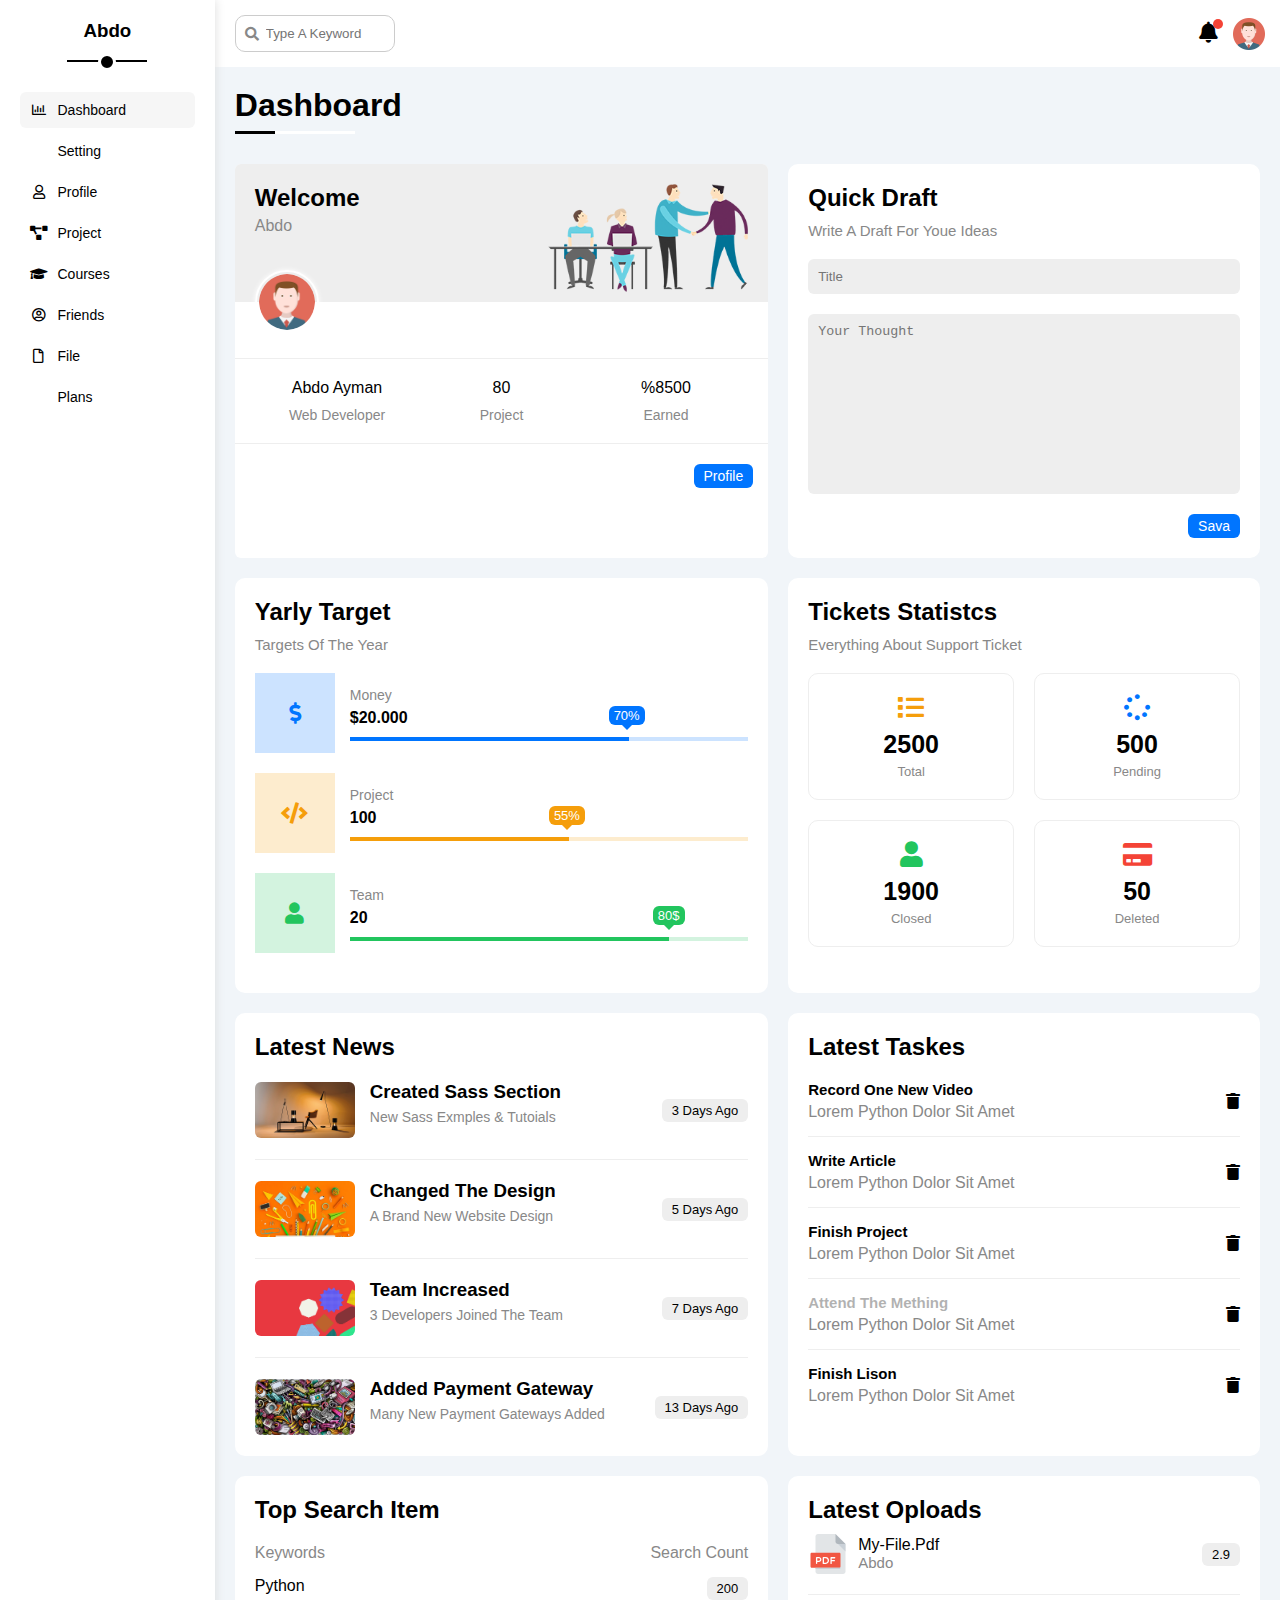
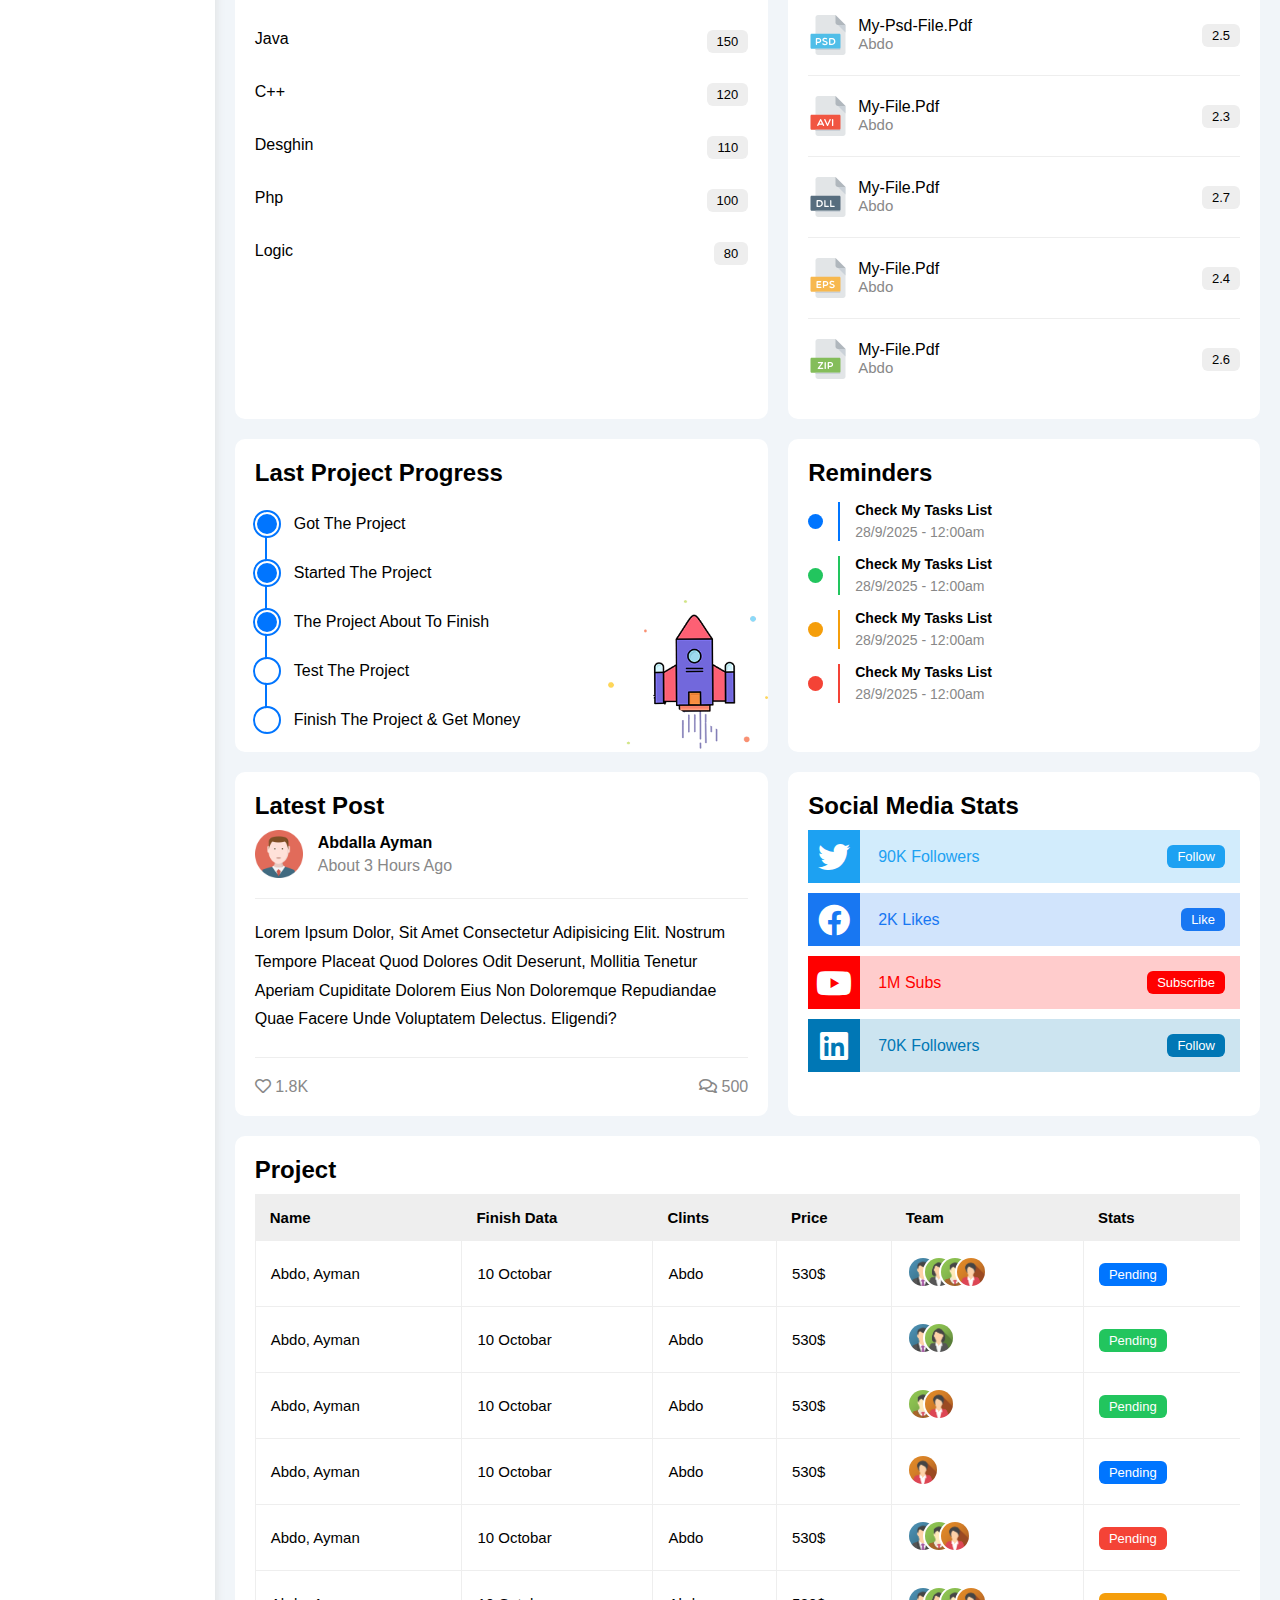
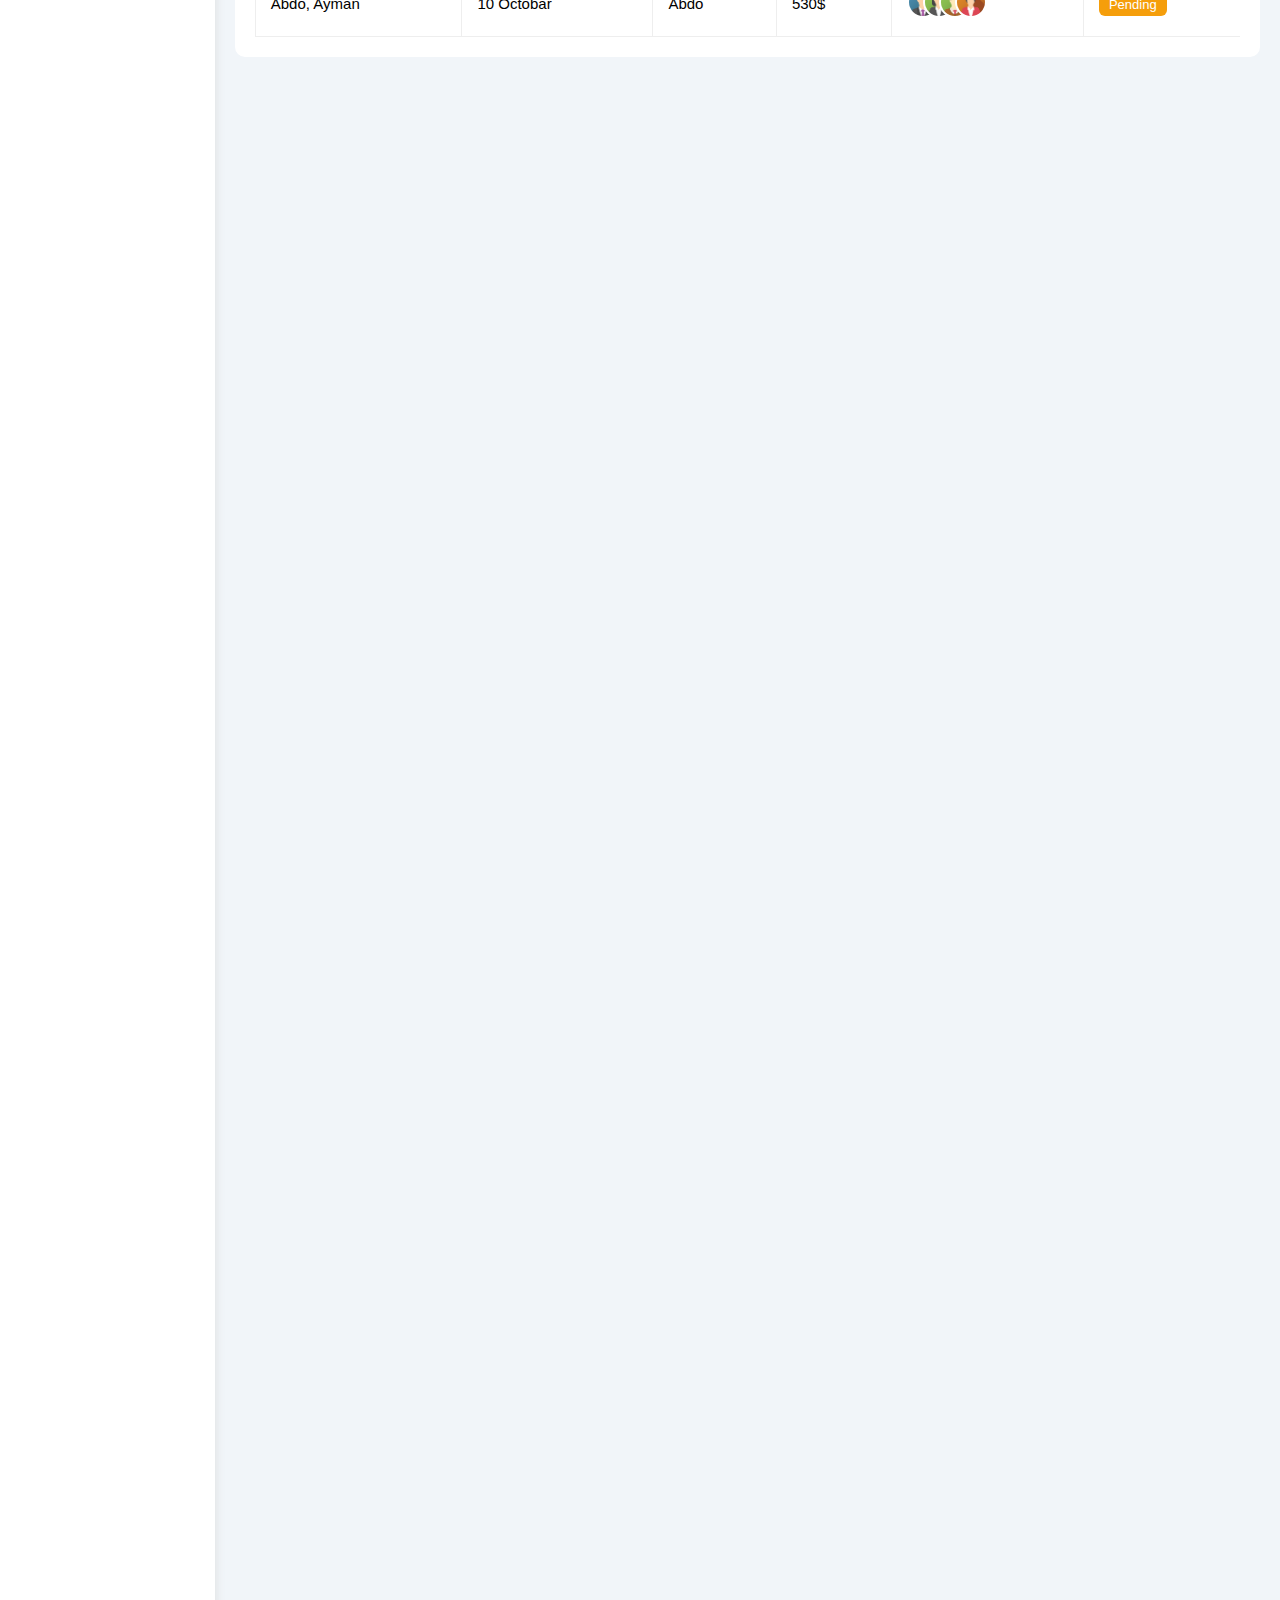
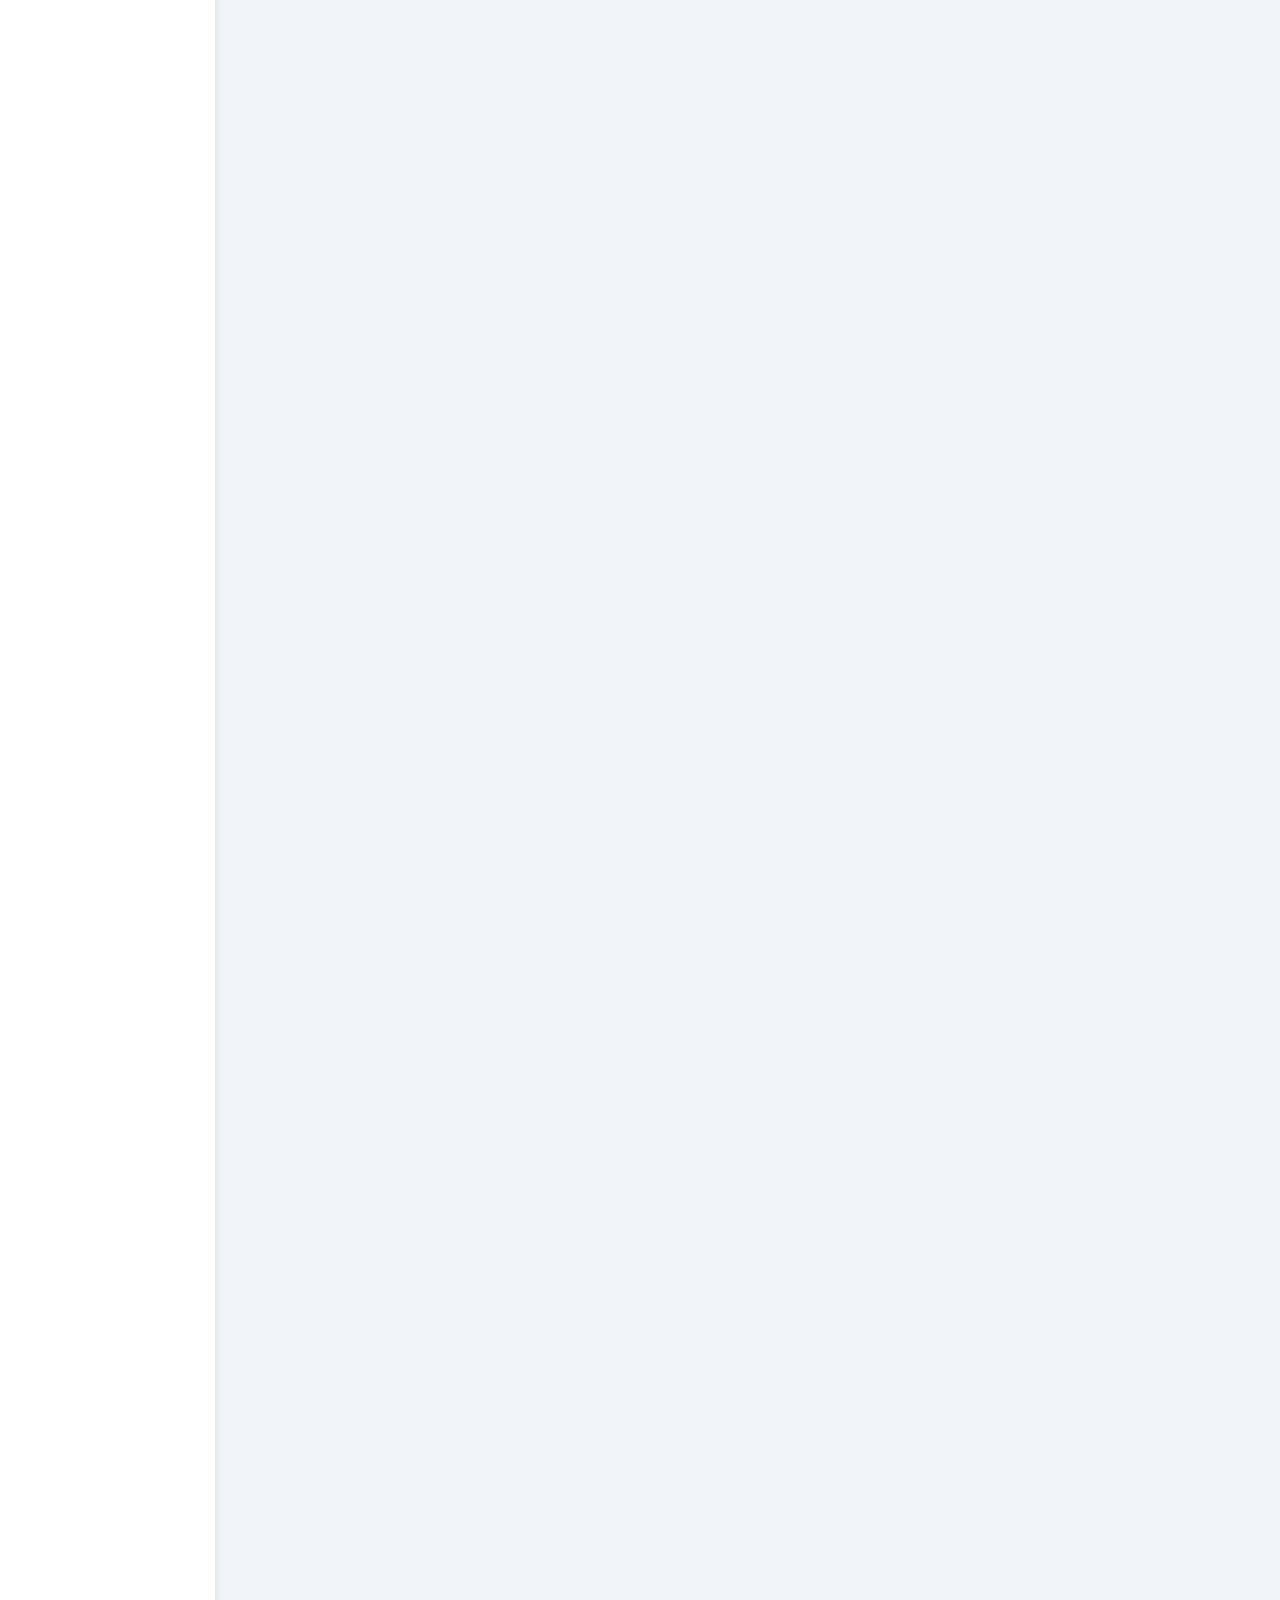
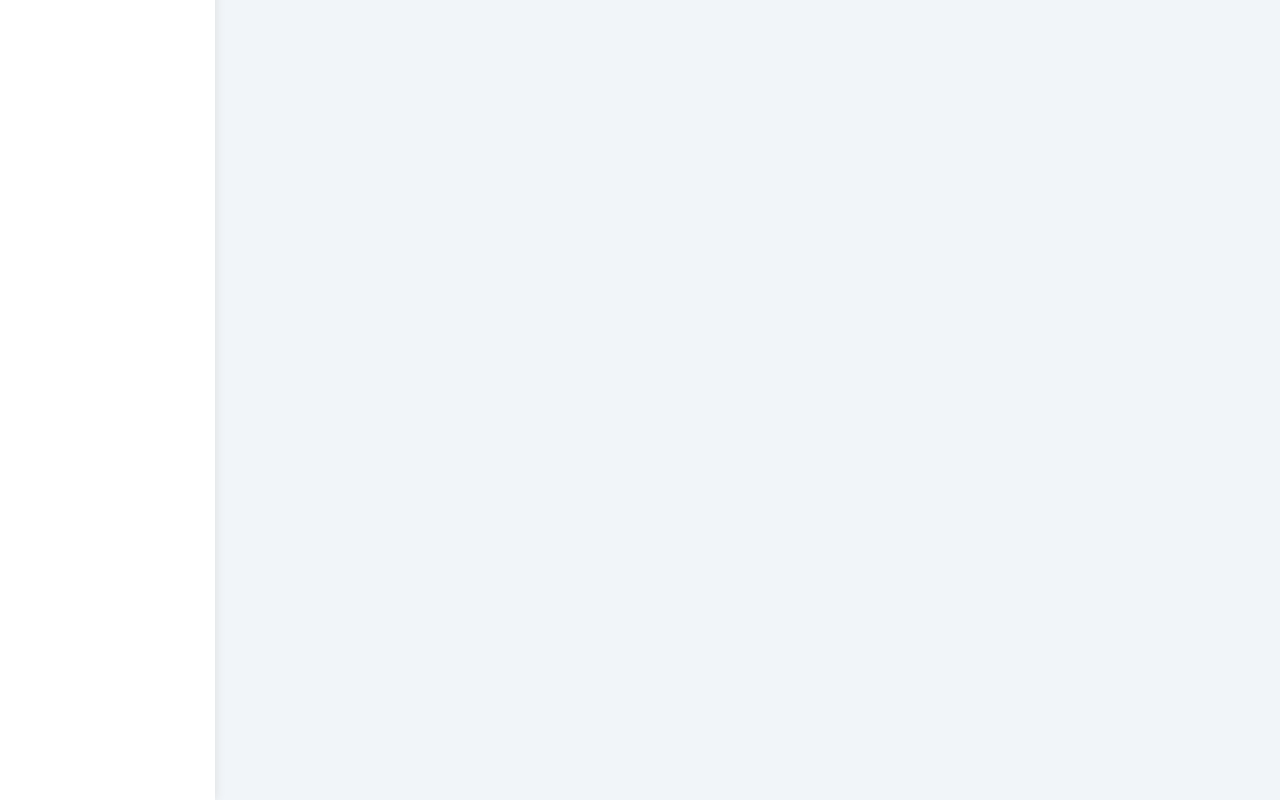
<file: index.html>
<!DOCTYPE html>
<html lang="en">
<head>
    <meta charset="UTF-8">
    <title>Abdo||temblet-4</title>
    <link rel="stylesheet" href="css/all.min.css">
    <link rel="stylesheet" href="css/framework.css">
    <link rel="stylesheet" href="css/temblet-4.css">
</head>
<body> 
    <div class="page d-flex">
        <!-- start sidbar -->
        <div class="sidbar bg-white p-20 p-relative">
            <h3 class="p-relative text-c mt-0 text-capit">abdo</h3>
            <ul>
                <li>
                    <a class="active d-flex align-center fs-14 c-black rad-6 p-10" href="mune.html">
                        <i class="far fa-chart-bar fa-fw"></i>
                        <span class="text-capit">dashboard</span>
                    </a>
                </li>
                <li>
                    <a class="d-flex align-center fs-14 c-black rad-6 p-10" href="setting.html">
                        <i class="far fa-gear fa-fw"></i>
                        <span class="text-capit">setting</span>
                    </a>
                </li>
                <li>
                    <a class="d-flex align-center fs-14 c-black rad-6 p-10" href="prifile.html">
                        <i class="far fa-regular fa-user fa-fw"></i>
                        <span class="text-capit">profile</span>
                    </a>
                </li>
                <li>
                    <a class="d-flex align-center fs-14 c-black rad-6 p-10" href="project.html">
                        <i class="fas fa-project-diagram fa-fw"></i>
                        <span class="text-capit">project</span>
                    </a>
                </li>
                <li>
                    <a class="d-flex align-center fs-14 c-black rad-6 p-10" href="courses.html">
                        <i class="fas fa-graduation-cap fa-fw"></i>
                        <span class="text-capit">courses</span>
                    </a>
                </li>
                <li>
                    <a class="d-flex align-center fs-14 c-black rad-6 p-10" href="friends.html">
                        <i class="far fa-user-circle fa-fw"></i>
                        <span class="text-capit">friends</span>
                    </a>
                </li>
                <li>
                    <a class="d-flex align-center fs-14 c-black rad-6 p-10" href="file.html">
                        <i class="far fa-file fa-fw"></i>
                        <span class="text-capit">file</span>
                    </a>
                </li>
                <li>
                    <a class="d-flex align-center fs-14 c-black rad-6 p-10" href="plans.html">
                        <i class="far fa-fa-credit-card fa-fw"></i>
                        <span class="text-capit">plans</span>
                    </a>
                </li>
            </ul>
        </div>
        <!-- end sidbar -->
        <!-- start content -->
        <div class="content w-full">
            <!-- start head -->
            <div class="head bg-white p-15 between-flex">
                <div class="search p-relative">
                    <input type="search" placeholder="type a keyword" class="p-10 rad-10">
                </div>
                <div class="icon d-flex align-center">
                    <span class="img p-relative">
                        <i class="fas fa-regular fa-bell fa-lg"></i>
                    </span>
                    <img src="image/avatar.png" alt="">
                </div>
            </div>
            <!-- end head -->
            <h1 class="p-relative text-capit">dashboard</h1>
            <div class="wrapper d-grid gap-20">
                <!-- strat welcome -->
                <div class="welcome bg-white rad-6 text-c-mopile block-mopile">
                    <div class="intro d-flex p-20 bg-eee space-between">
                        <div>
                            <h2 class="m-0 text-capit">welcome</h2>
                            <p class="c-grey mt-5 text-capit">abdo</p>
                        </div>
                        <img class="hide-mopile" src="image/welcome.png" alt="">
                    </div>
                    <img src="image/avatar.png" class="avatar">
                    <div class="body p-20 d-flex text-c mt-20 mb-20 block-mopile">
                        <div>abdo ayman <span class="d-block c-grey fs-14 mt-10">web developer</span></div>
                        <div>80 <span class="d-block c-grey fs-14 mt-10">project</span></div>
                        <div>%8500 <span class="d-block c-grey fs-14 mt-10">earned</span></div>
                    </div>
                    <a href="profile.html" class="visit text-capit c-white bg-blue d-block w-fit fs-14 btn-shape">profile</a>
                </div>
                <!-- end welcome -->
                <!-- start quick -->
                <div class="quick list-globle">
                    <h2 class="text-capit mt-0 mb-10">quick draft</h2>
                    <p class="text-capit mt-0 mb-20 fs-15 c-grey">write a draft for youe ideas</p>
                    <form>
                        <input type="text" class="d-block mb-20 bg-eee b-none p-10 rad-6 w-full" placeholder="title">
                        <textarea class="d-block mb-20 bg-eee b-none p-10 rad-6 w-full" placeholder="your thought"></textarea>
                        <input class="save text-capit d-block w-fit fs-14 c-white bg-blue b-none btn-shape" type="submit" value="sava">
                    </form>
                </div>
                <!-- end quick -->
                <!-- start target -->
                <div class="target list-globle">
                    <h2 class="mt-0 mb-10 text-capit">yarly target</h2>
                    <p class="mt-0 fs-15 mb-20 c-grey text-capit">targets of the year</p>
                    <div class="target-row mb-20 d-flex align-center blue">
                        <div class="icon center-flex">
                            <i class="fas fa-dollar-sign fa-lg c-blue"></i>
                        </div>
                        <div class="details">
                            <span class="text-capit fs-14 c-grey">money</span>
                            <span class="d-block mt-5 mb-10 fw-bold">$20.000</span>
                            <div class="progress p-relative">
                                <span class="bg-blue blue" style="width: 70%;">
                                    <span class="bg-blue">70%</span>
                                </span>
                            </div>
                        </div>
                    </div>
                    <div class="target-row mb-20 d-flex align-center orange">
                        <div class="icon center-flex">
                            <i class="fas fa-code fa-lg c-orange"></i>
                        </div>
                        <div class="details">
                            <span class="text-capit fs-14 c-grey">project</span>
                            <span class="d-block mt-5 mb-10 fw-bold">100</span>
                            <div class="progress p-relative">
                                <span class="bg-orange orange" style="width: 55%;">
                                    <span class="bg-orange">55%</span>
                                </span>
                            </div>
                        </div>
                    </div>
                    <div class="target-row mb-20 d-flex align-center green">
                        <div class="icon center-flex">
                            <i class="fas fa-user fa-lg c-green"></i>
                        </div>
                        <div class="details">
                            <span class="text-capit fs-14 c-grey">team</span>
                            <span class="d-block mt-5 mb-10 fw-bold">20</span>
                            <div class="progress p-relative">
                                <span class="bg-green green" style="width: 80%;">
                                    <span class="bg-green">80$</span>
                                </span>
                            </div>
                        </div>
                    </div>
                </div>
                <!-- end target -->
                <!-- start ticket -->
                <div class="ticket list-globle">
                    <h2 class="text-capit mt-0 mb-10 ">tickets statistcs</h2>
                    <p class="text-capit c-grey fs-15 mb-20 mt-0">everything about support ticket</p>
                    <div class="d-flex text-c f-wrap gap-20">
                        <div class="box fs-13 c-grey text-capit rad-10 p-20">
                            <i class="fas fa-list fa-2x mb-10 c-orange"></i>
                            <span class="d-block fs-25 fw-bold mb-5 c-black">2500</span>
                            total
                        </div>
                        <div class="box fs-13 c-grey text-capit rad-10 p-20">
                            <i class="fas fa-spinner fa-2x mb-10 c-blue"></i>
                            <span class="d-block fs-25 fw-bold mb-5 c-black">500</span>
                            pending
                        </div>
                        <div class="box fs-13 c-grey text-capit rad-10 p-20">
                            <i class="fas fa-user fa-2x mb-10 c-green"></i>
                            <span class="d-block fs-25 fw-bold mb-5 c-black">1900</span>
                            closed
                        </div>
                        <div class="box fs-13 c-grey text-capit rad-10 p-20">
                            <i class="fas fa-credit-card fa-2x mb-10 c-red"></i>
                            <span class="d-block fs-25 fw-bold mb-5 c-black">50</span>
                            deleted
                        </div>
                    </div>
                </div>
                <!-- end ticket -->
                <!-- start latest news -->
                <div class="latest-news list-globle text-c-mopile">
                    <h2 class="text-capit mt-0 mb-20">latest news</h2>
                    <div class="news-row d-flex align-center">
                        <img src="image/news-01.png" alt="">
                        <div class="info">
                            <h3 class="text-capit">created sass section</h3>
                            <p class="text-capit mt-0 fs-14 c-grey">new sass exmples & tutoials</p>
                        </div>
                        <div class="label text-capit fs-13 btn-shape bg-eee">3 days ago</div>
                    </div>
                    <div class="news-row d-flex align-center">
                        <img src="image/news-02.png" alt="">
                        <div class="info">
                            <h3 class="text-capit">changed the design</h3>
                            <p class="text-capit mt-0 fs-14 c-grey">a brand new website design</p>
                        </div>
                        <div class="label text-capit fs-13 btn-shape bg-eee">5 days ago</div>
                    </div>
                    <div class="news-row d-flex align-center">
                        <img src="image/news-03.png" alt="">
                        <div class="info">
                            <h3 class="text-capit">team increased</h3>
                            <p class="text-capit mt-0 fs-14 c-grey">3 developers joined the team</p>
                        </div>
                        <div class="label text-capit fs-13 btn-shape bg-eee">7 days ago</div>
                    </div>
                    <div class="news-row d-flex align-center">
                        <img src="image/news-04.png" alt="">
                        <div class="info">
                            <h3 class="text-capit">added payment gateway</h3>
                            <p class="text-capit mt-0 fs-14 c-grey">many new payment gateways added</p>
                        </div>
                        <div class="label text-capit fs-13 btn-shape bg-eee">13 days ago</div>
                    </div>
                </div>
                <!-- end latest news -->
                <!-- start taskes -->
                <div class="taskes list-globle">
                    <h2 class="text-capit mt-0 mb-20">latest taskes</h2>
                    <div class="taske-row between-flex">
                        <div class="info">
                            <h3 class="text-capit mt-0 mb-5 fs-15">record one new video</h3>
                            <p class="text-capit c-grey m-0">Lorem python dolor sit amet</p>
                        </div>
                        <i class="fas fa-trash delet"></i>
                    </div>
                    <div class="taske-row between-flex">
                        <div class="info">
                            <h3 class="text-capit mt-0 mb-5 fs-15">write article</h3>
                            <p class="text-capit c-grey m-0">Lorem python dolor sit amet</p>
                        </div>
                        <i class="fas fa-trash delet"></i>
                    </div>
                    <div class="taske-row between-flex">
                        <div class="info">
                            <h3 class="text-capit mt-0 mb-5 fs-15">finish project</h3>
                            <p class="text-capit c-grey m-0">Lorem python dolor sit amet</p>
                        </div>
                        <i class="fas fa-trash delet"></i>
                    </div>
                    <div class="taske-row between-flex">
                        <div class="info">
                            <h3 class="text-capit mt-0 mb-5 fs-15 done">attend the mething</h3>
                            <p class="text-capit c-grey m-0">Lorem python dolor sit amet</p>
                        </div>
                        <i class="fas fa-trash delet"></i>
                    </div>
                    <div class="taske-row between-flex">
                        <div class="info">
                            <h3 class="text-capit mt-0 mb-5 fs-15">finish lison</h3>
                            <p class="text-capit c-grey m-0">Lorem python dolor sit amet</p>
                        </div>
                        <i class="fas fa-trash delet"></i>
                    </div>
                    
                </div>
                <!-- end taskes -->
                <!-- start top searsh -->
                <div class="search-item list-globle">
                    <h2 class="text-capit mt-0 mb-20">top search item</h2>
                    <div class="head text-capit c-grey d-flex space-between">
                        <div>keywords</div>
                        <div>search count</div>
                    </div>
                    <div class="item d-flex text-capit space-between pt-15 pb-15">
                        <span>python</span>
                        <span class="bg-eee  btn-shape fs-13">200</span>
                    </div>
                    <div class="item d-flex text-capit space-between pt-15 pb-15">
                        <span>java</span>
                        <span class="bg-eee  btn-shape fs-13">150</span>
                    </div>
                    <div class="item d-flex text-capit space-between pt-15 pb-15">
                        <span>c++</span>
                        <span class="bg-eee  btn-shape fs-13">120</span>
                    </div>
                    <div class="item d-flex text-capit space-between pt-15 pb-15">
                        <span>desghin</span>
                        <span class="bg-eee  btn-shape fs-13">110</span>
                    </div>
                    <div class="item d-flex text-capit space-between pt-15 pb-15">
                        <span>php</span>
                        <span class="bg-eee  btn-shape fs-13">100</span>
                    </div>
                    <div class="item d-flex text-capit space-between pt-15 pb-15">
                        <span>logic</span>
                        <span class="bg-eee  btn-shape fs-13">80</span>
                    </div>
                </div>
                <!-- end top searsh -->
                <!-- start latest uploades -->
                <div class="latest-uploads list-globle">
                    <h2 class="h2-globele">latest oploads</h2>
                    <ul class="m-0">
                        <li class="between-flex pb-10 mb-10">
                            <div class="img d-flex align-center">
                                <img class="mr-10" src="image/pdf (1).svg" alt="">
                                <div class="info">
                                    <span class="d-block">my-file.pdf</span>
                                    <span class="text-capit c-grey fs-15">abdo</span>
                                </div>
                            </div>
                            <div class="label btn-shape bg-eee fs-13">2.9</div>
                        </li>
                        <li class="between-flex pb-10 mb-10">
                            <div class="img d-flex align-center">
                                <img class="mr-10" src="image/psd (1).svg" alt="">
                                <div class="info">
                                    <span class="d-block">my-psd-file.pdf</span>
                                    <span class="text-capit c-grey fs-15">abdo</span>
                                </div>
                            </div>
                            <div class="label btn-shape bg-eee fs-13 w-fit">2.5</div>
                        </li>
                        <li class="between-flex pb-10 mb-10">
                            <div class="img d-flex align-center">
                                <img class="mr-10" src="image/avi (1).svg" alt="">
                                <div class="info">
                                    <span class="d-block">my-file.pdf</span>
                                    <span class="text-capit c-grey fs-15">abdo</span>
                                </div>
                            </div>
                            <div class="label btn-shape bg-eee fs-13 w-fit">2.3</div>
                        </li>
                        <li class="between-flex pb-10 mb-10">
                            <div class="img d-flex align-center">
                                <img class="mr-10" src="image/dll (1).svg" alt="">
                                <div class="info">
                                    <span class="d-block">my-file.pdf</span>
                                    <span class="text-capit c-grey fs-15">abdo</span>
                                </div>
                            </div>
                            <div class="label btn-shape bg-eee fs-13 w-fit">2.7</div>
                        </li>
                        <li class="between-flex pb-10 mb-10">
                            <div class="img d-flex align-center">
                                <img class="mr-10" src="image/eps (1).svg" alt="">
                                <div class="info">
                                    <span class="d-block">my-file.pdf</span>
                                    <span class="text-capit c-grey fs-15">abdo</span>
                                </div>
                            </div>
                            <div class="label btn-shape bg-eee fs-13 w-fit">2.4</div>
                        </li>
                        <li class="between-flex pb-10 mb-10">
                            <div class="img d-flex align-center">
                                <img class="mr-10" src="image/zip (1).svg" alt="">
                                <div class="info">
                                    <span class="d-block">my-file.pdf</span>
                                    <span class="text-capit c-grey fs-15">abdo</span>
                                </div>
                            </div>
                            <div class="label btn-shape bg-eee fs-13 w-fit">2.6</div>
                        </li>
                    </ul>
                </div>
                <!-- end latest uploades -->
                <!-- start last project progress -->
                <div class="last-project list-globle p-relative">
                    <h2 class="h2-globele">last project progress</h2>
                    <ul class="m-0 p-relative">
                        <li class="mt-25 d-flex align-center done text-capit">got the project</li>
                        <li class="mt-25 d-flex align-center done text-capit">started the project</li>
                        <li class="mt-25 d-flex align-center done text-capit">the project about to finish</li>
                        <li class="mt-25 d-flex align-center current text-capit">test the project</li>
                        <li class="mt-25 d-flex align-center text-capit">finish the project & get money</li>
                    </ul>
                    <img class="image hide-mopile" src="image/project.png" alt="">
                </div>
                <!-- end last project progress -->
                <!-- start riminder -->
                <div class="riminders list-globle">
                    <h2 class="h2-globele">reminders</h2>
                    <ul class="m-0">
                        <li class="d-flex align-center mt-15">
                                <span class="bg-blue mr-15 d-block rad-half key"></span>
                                <div class="blue pl-15">
                                    <p class="text-capit fs-14 fw-bold mt-0 mb-5">check my tasks list</p>
                                    <span class="c-grey fs-14">28/9/2025 - 12:00am</span>
                                </div>
                        </li>
                        <li class="d-flex align-center mt-15">
                                <span class="bg-green mr-15 d-block rad-half key"></span>
                                <div class="green pl-15">
                                    <p class="text-capit fs-14 fw-bold mt-0 mb-5">check my tasks list</p>
                                    <span class="c-grey fs-14">28/9/2025 - 12:00am</span>
                                </div>
                        </li>
                        <li class="d-flex align-center mt-15">
                                <span class="bg-orange mr-15 d-block rad-half key"></span>
                                <div class="orange pl-15">
                                    <p class="text-capit fs-14 fw-bold mt-0 mb-5">check my tasks list</p>
                                    <span class="c-grey fs-14">28/9/2025 - 12:00am</span>
                                </div>
                        </li>
                        <li class="d-flex align-center mt-15">
                                <span class="bg-red mr-15 d-block rad-half key"></span>
                                <div class="red pl-15">
                                    <p class="text-capit fs-14 fw-bold mt-0 mb-5">check my tasks list</p>
                                    <span class="c-grey fs-14">28/9/2025 - 12:00am</span>
                                </div>
                        </li>
                    </ul>
                </div>
                <!-- end riminder -->
                <!-- start latest post -->
                <div class="latest-post list-globle p-relative">
                    <h2 class="h2-globele">latest post</h2>
                    <div class="img d-flex align-center">
                        <img class="avatar mr-15" src="image/avatar.png" alt="">
                        <div class="info">
                            <span class="text-capit mb-5 d-block fw-bold">abdalla ayman</span>
                            <span class="text-capit c-grey">about 3 hours ago</span>
                        </div>
                    </div>
                    <div class="post-content text-c-mopile pt-20 pb-20 mt-20 mb-20">
                        Lorem ipsum dolor, sit amet consectetur adipisicing elit. Nostrum tempore placeat quod dolores odit deserunt, mollitia tenetur aperiam cupiditate dolorem eius non doloremque repudiandae quae facere unde voluptatem delectus. Eligendi?
                    </div>
                    <div class="post-stats c-grey between-flex">
                        <div>
                            <i class="far fa-heart"></i>
                            <span>1.8K</span>
                        </div>
                        <div>
                            <i class="far fa-comments"></i>
                            <span>500</span>
                        </div>
                    </div>
                </div>
                <!-- end latest post -->
                <!-- start social -->
                <div class="social list-globle">
                    <h2 class="h2-globele">social media stats</h2>
                    <div class="box twitter p-15 mb-10 between-flex p-relative">
                        <i class="fab fa-twitter fa-2x c-white h-full center-flex"></i>
                        <span class="text-capit">90K followers</span>
                        <a href="#" class="btn-shape c-white text-capit fs-13">follow</a>
                    </div>
                    <div class="box facebook p-15 mb-10 between-flex p-relative">
                        <i class="fab fa-facebook fa-2x c-white h-full center-flex"></i>
                        <span class="text-capit">2K likes</span>
                        <a href="#" class="btn-shape c-white text-capit fs-13">like</a>
                    </div>
                    <div class="box youtube p-15 mb-10 between-flex p-relative">
                        <i class="fab fa-youtube fa-2x c-white h-full center-flex"></i>
                        <span class="text-capit">1M subs</span>
                        <a href="#" class="btn-shape c-white text-capit fs-13">subscribe</a>
                    </div>
                    <div class="box linkedin p-15 mb-10 between-flex p-relative">
                        <i class="fab fa-linkedin fa-2x c-white h-full center-flex"></i>
                        <span class="text-capit">70K followers</span>
                        <a href="#" class="btn-shape c-white text-capit fs-13">follow</a>
                    </div>
                </div>
                <!-- end social -->
            </div>
            <!-- start project table -->
            <div class="project list-globle m-20">
                <h2 class="h2-globele">project</h2>
                <div class="table">
                    <table class="fs-15 w-full text-capit">
                        <thead>
                            <tr>
                                <td>name</td>
                                <td>finish data</td>
                                <td>clints</td>
                                <td>price</td>
                                <td>team</td>
                                <td>stats</td>
                            </tr>
                        </thead>
                        <tbody>
                            <tr>
                                <td>abdo, ayman</td>
                                <td>10 octobar</td>
                                <td>abdo</td>
                                <td>530$</td>
                                <td>
                                    <img src="image/team-01.png" alt="">
                                    <img src="image/team-02.png" alt="">
                                    <img src="image/team-03.png" alt="">
                                    <img src="image/team-04.png" alt="">
                                </td>
                                <td><span class="label bg-blue btn-shape c-white">pending</span></td>
                            </tr>
                        </tbody>
                        <tbody>
                            <tr>
                                <td>abdo, ayman</td>
                                <td>10 octobar</td>
                                <td>abdo</td>
                                <td>530$</td>
                                <td>
                                    <img src="image/team-01.png" alt="">
                                    <img src="image/team-02.png" alt="">
                                </td>
                                <td><span class="label bg-green btn-shape c-white">pending</span></td>
                            </tr>
                        </tbody>
                        <tbody>
                            <tr>
                                <td>abdo, ayman</td>
                                <td>10 octobar</td>
                                <td>abdo</td>
                                <td>530$</td>
                                <td>
                                    <img src="image/team-03.png" alt="">
                                    <img src="image/team-04.png" alt="">
                                </td>
                                <td><span class="label bg-green btn-shape c-white">pending</span></td>
                            </tr>
                        </tbody>
                        <tbody>
                            <tr>
                                <td>abdo, ayman</td>
                                <td>10 octobar</td>
                                <td>abdo</td>
                                <td>530$</td>
                                <td>
                                    <img src="image/team-04.png" alt="">
                                </td>
                                <td><span class="label bg-blue btn-shape c-white">pending</span></td>
                            </tr>
                        </tbody>
                        <tbody>
                            <tr>
                                <td>abdo, ayman</td>
                                <td>10 octobar</td>
                                <td>abdo</td>
                                <td>530$</td>
                                <td>
                                    <img src="image/team-01.png" alt="">
                                    <img src="image/team-03.png" alt="">
                                    <img src="image/team-04.png" alt="">
                                </td>
                                <td><span class="label bg-red btn-shape c-white">pending</span></td>
                            </tr>
                        </tbody>
                        <tbody>
                            <tr>
                                <td>abdo, ayman</td>
                                <td>10 octobar</td>
                                <td>abdo</td>
                                <td>530$</td>
                                <td>
                                    <img src="image/team-01.png" alt="">
                                    <img src="image/team-02.png" alt="">
                                    <img src="image/team-03.png" alt="">
                                    <img src="image/team-04.png" alt="">
                                </td>
                                <td><span class="label bg-orange btn-shape c-white">pending</span></td>
                            </tr>
                        </tbody>
                    </table>
                </div>
            </div>
            <!-- end project table -->
        </div>
        <!-- end content -->
    </div>
</body>
</html>
</file>
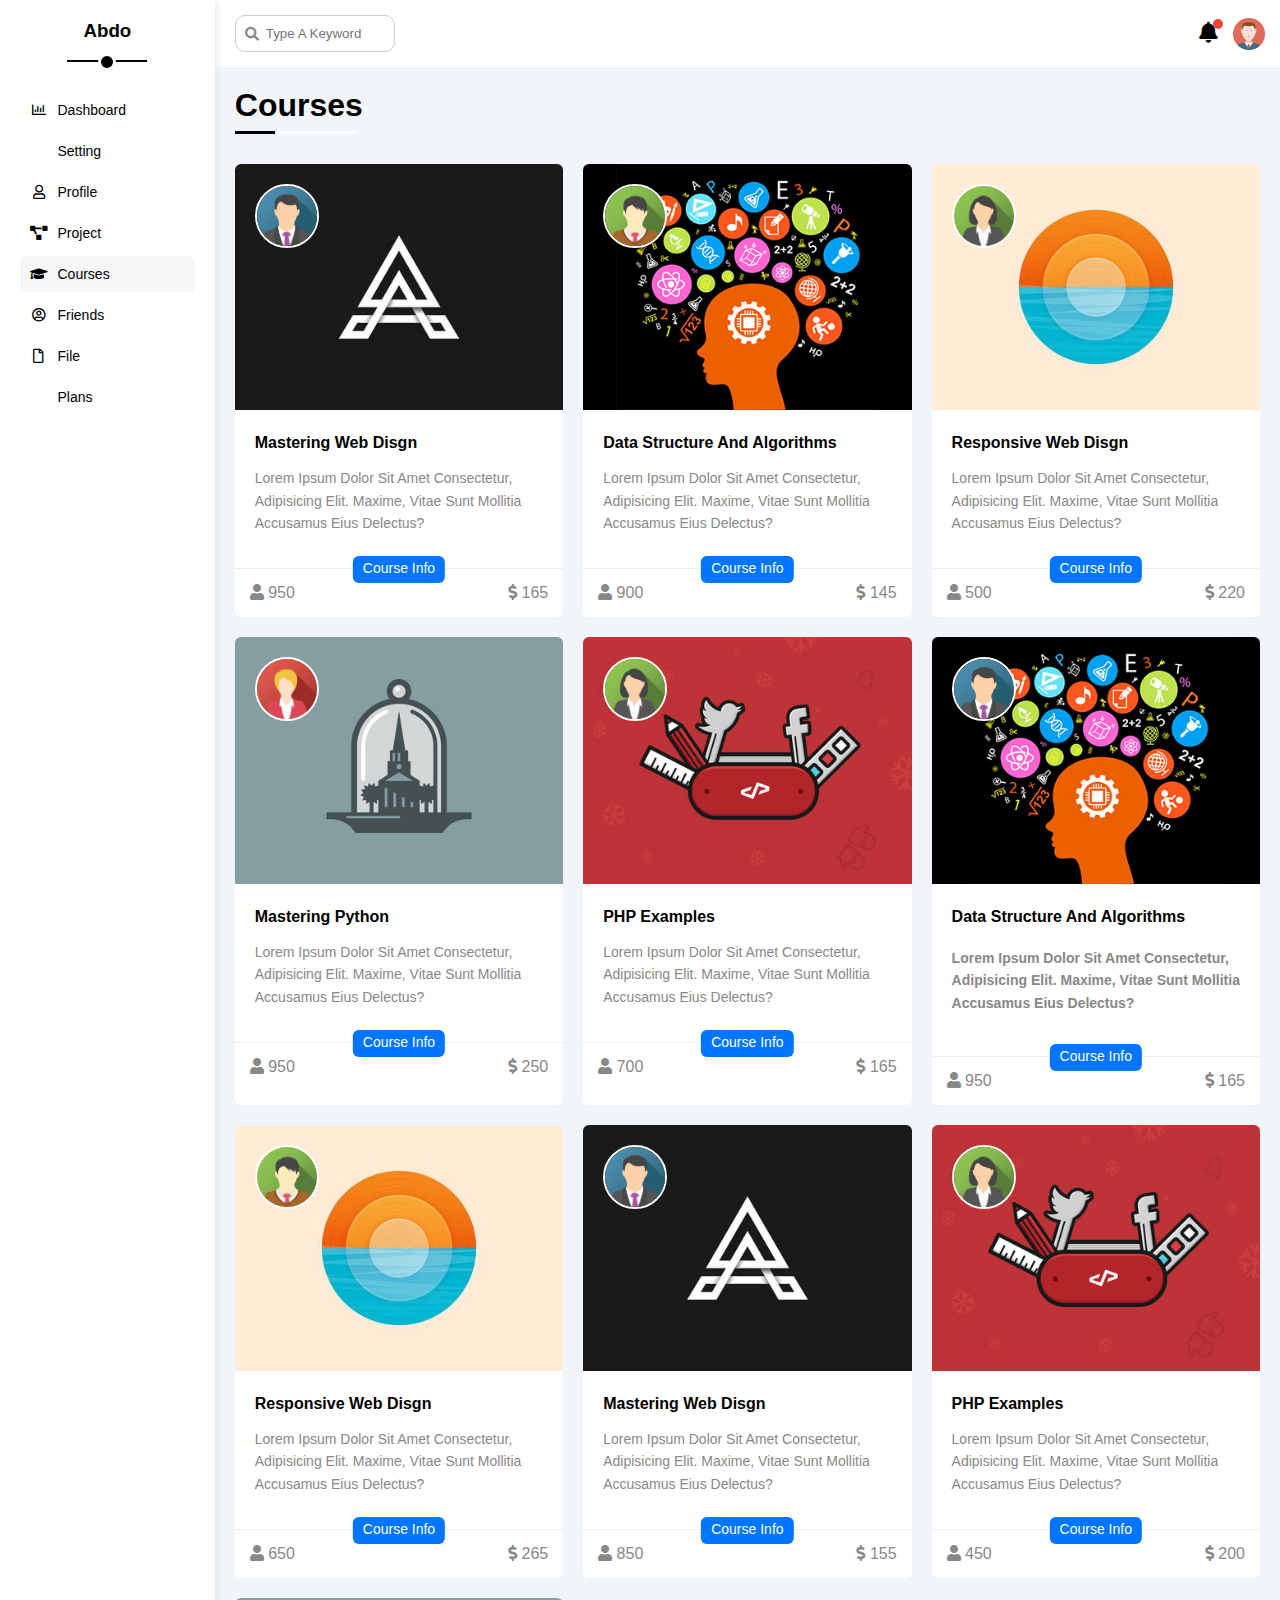
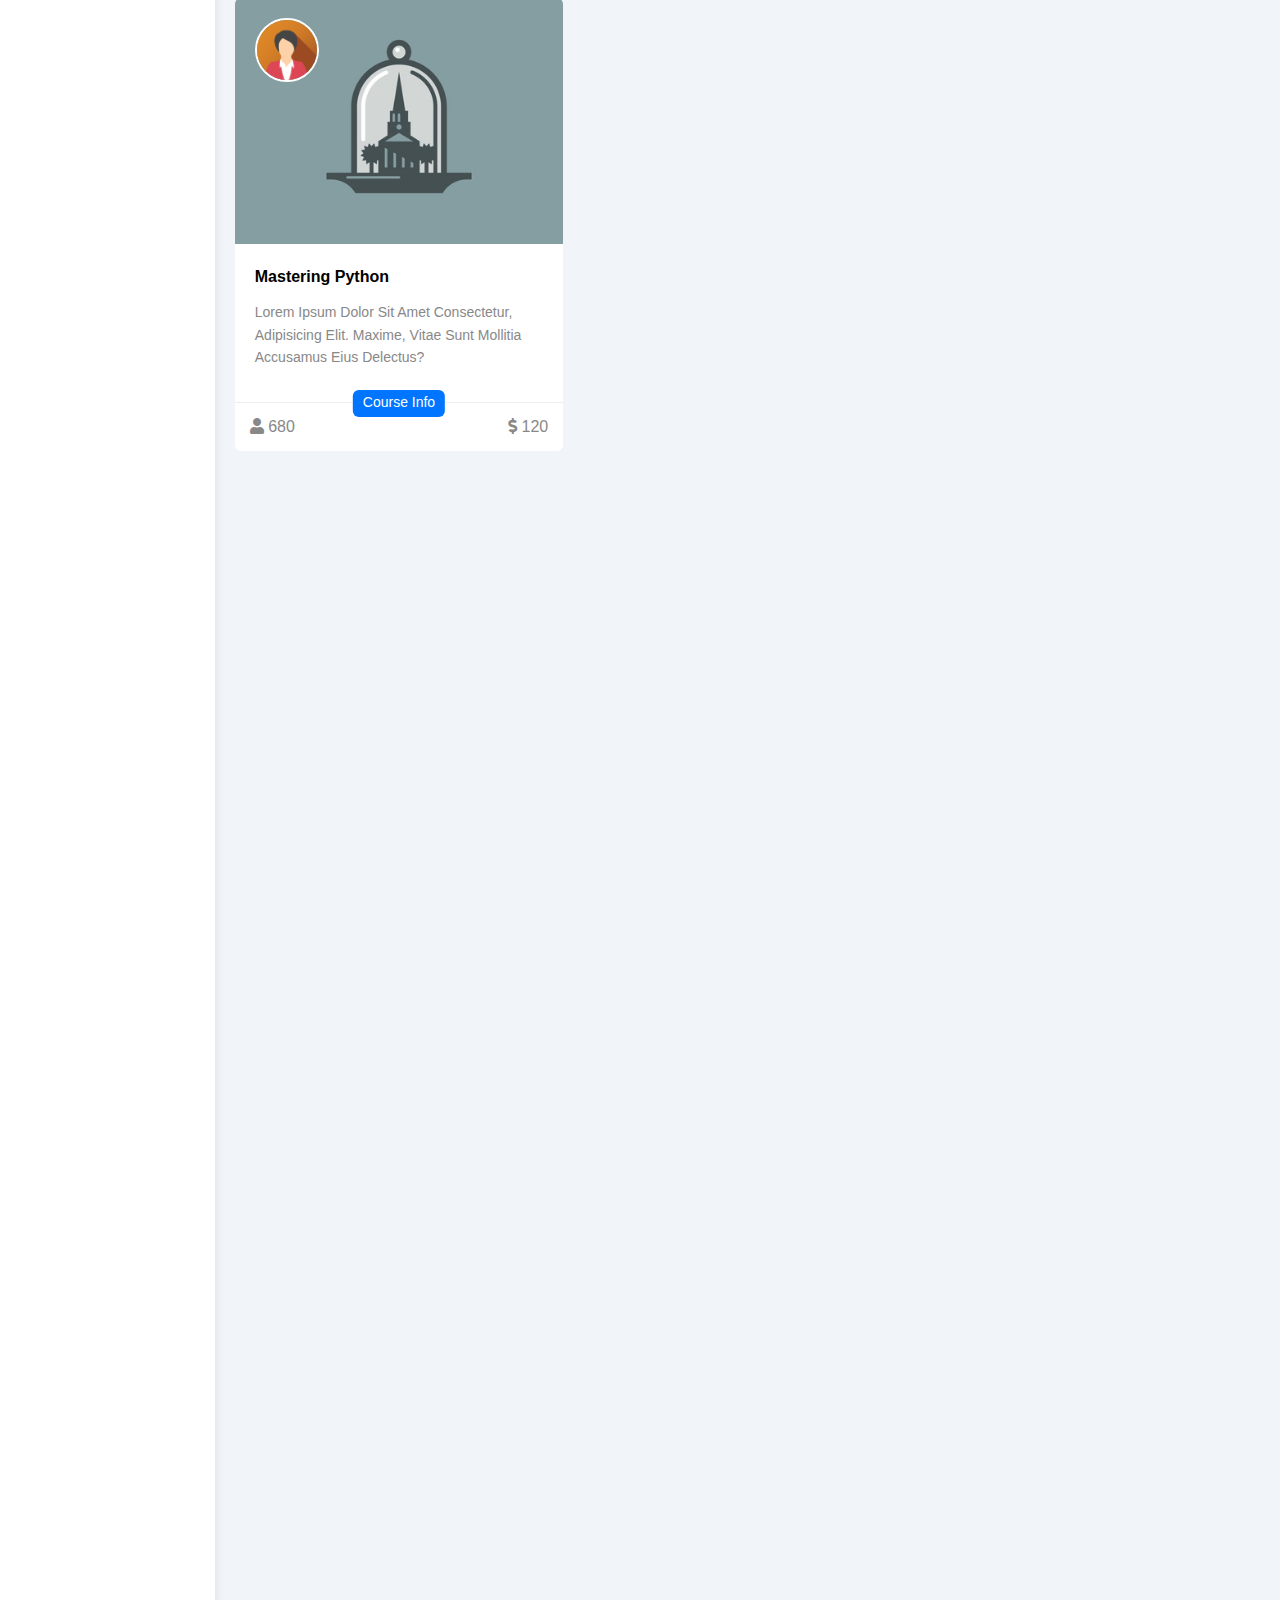
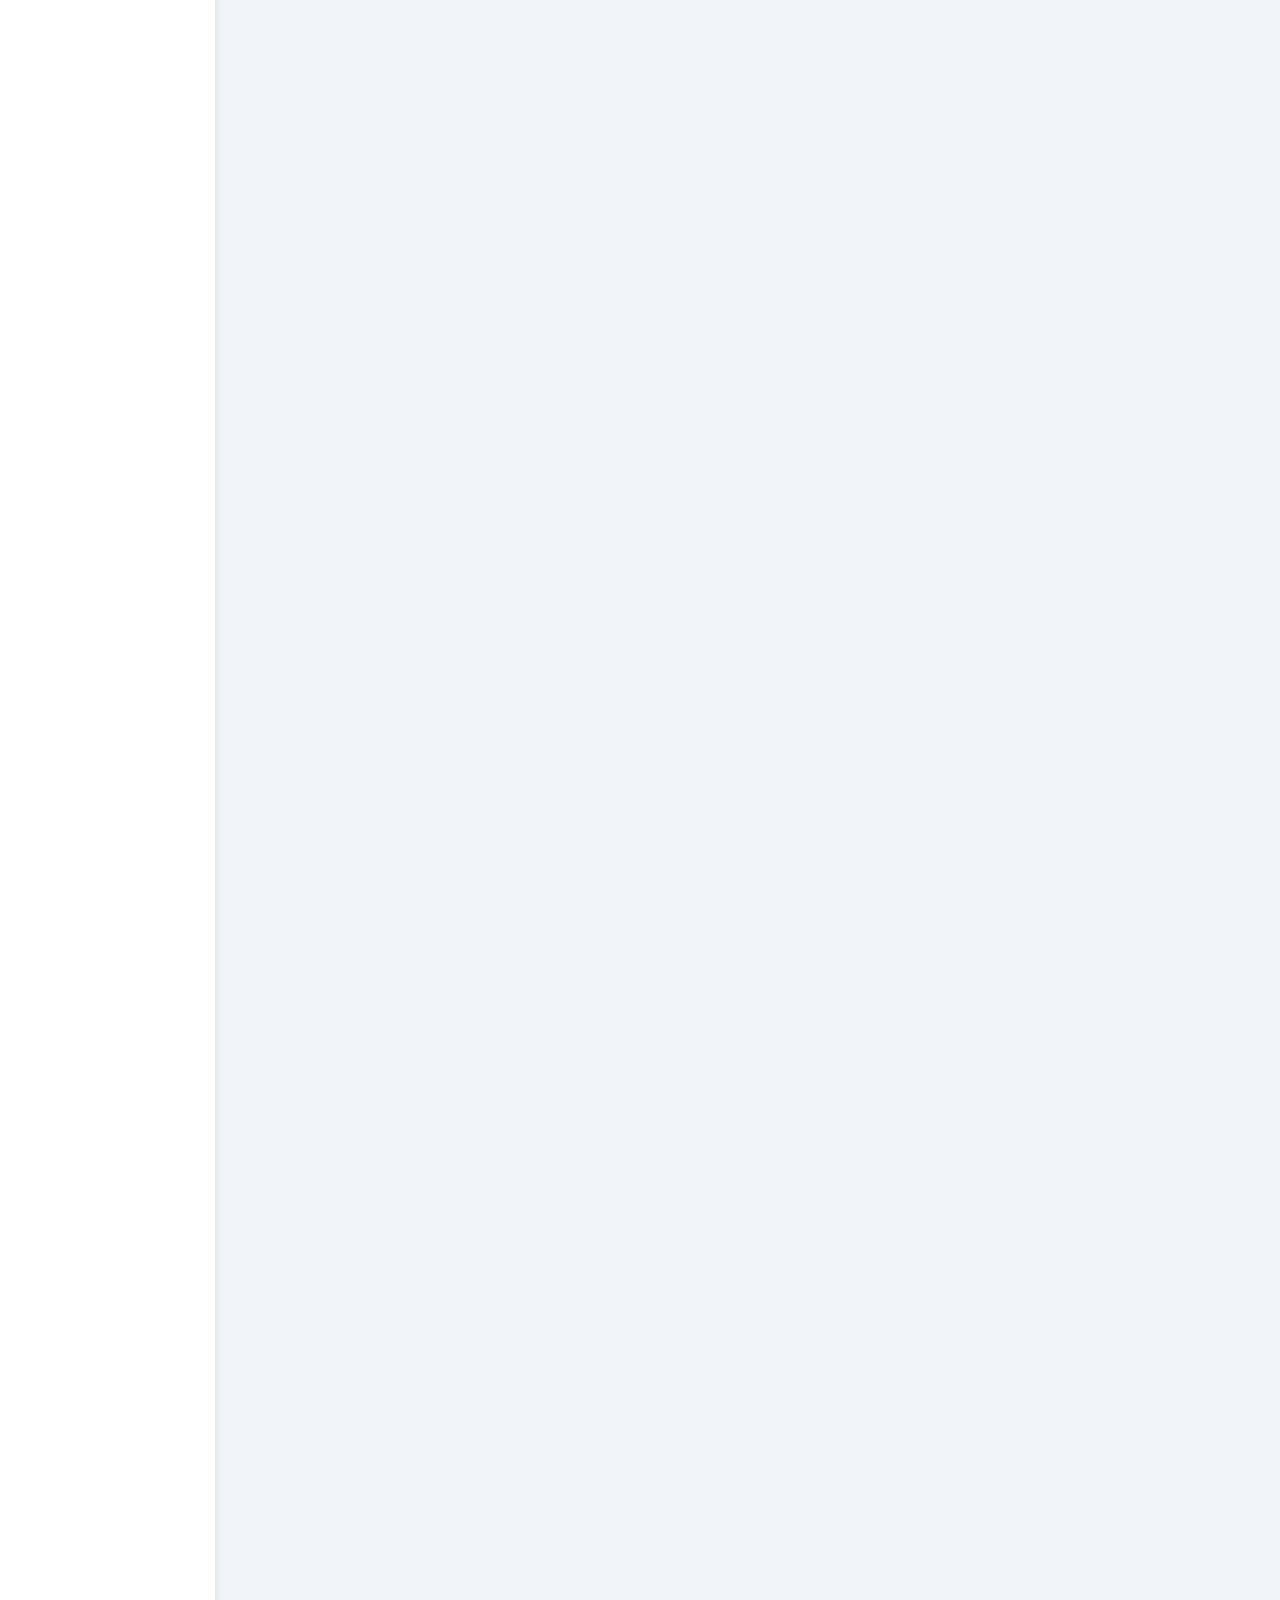
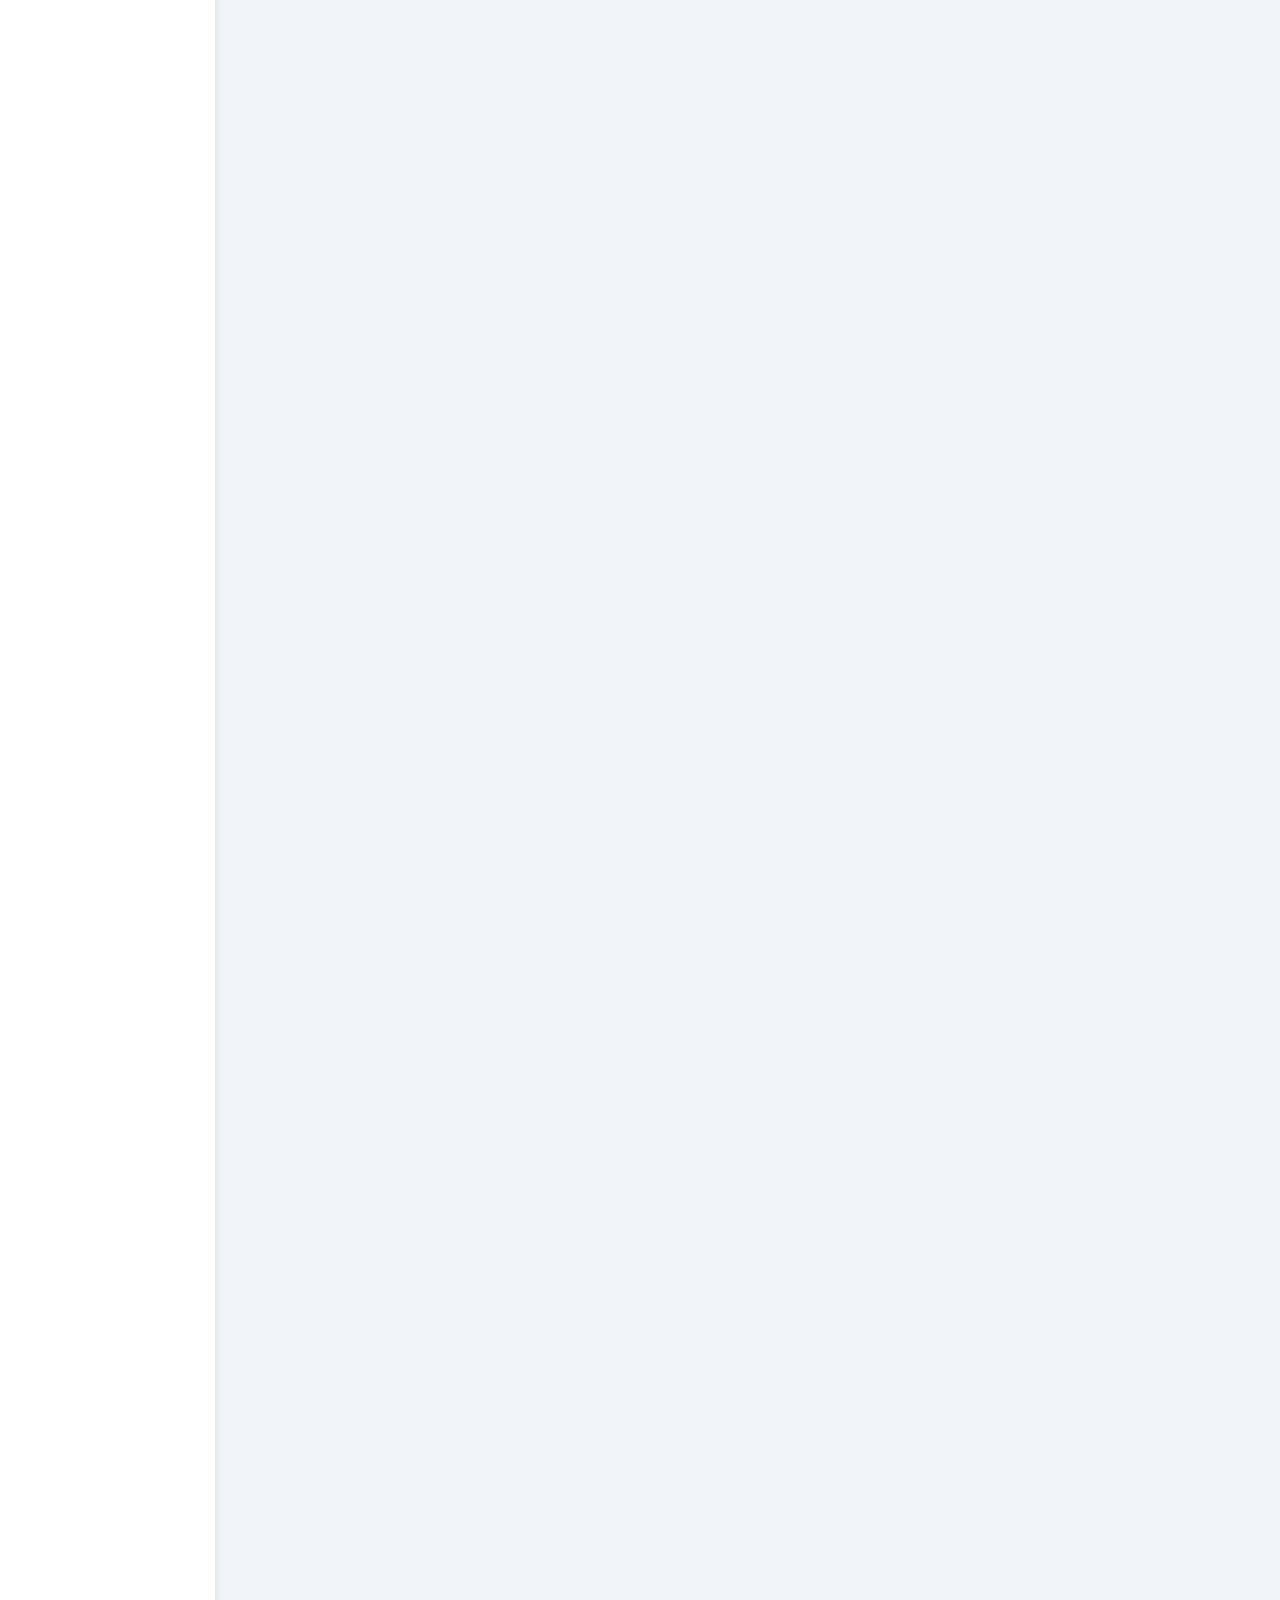
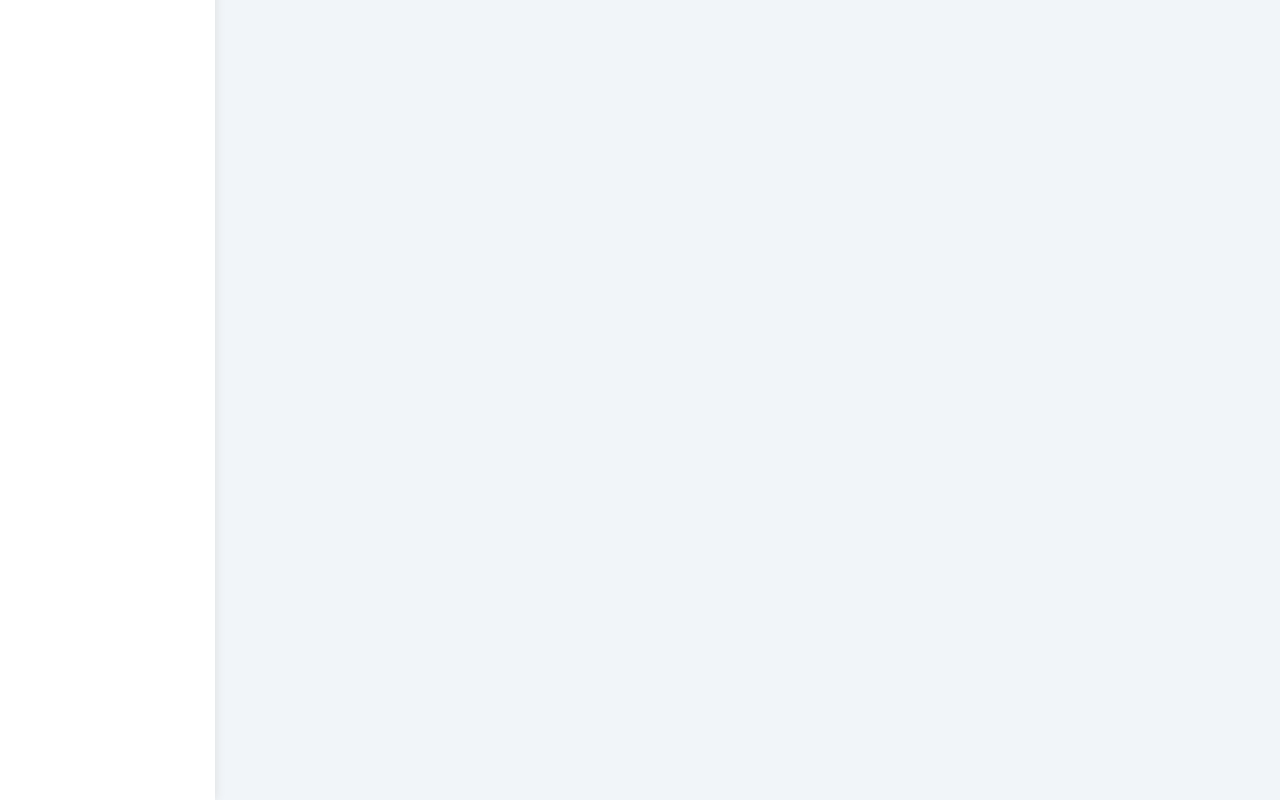
<file: courses.html>
<!DOCTYPE html>
<html lang="en">
<head>
    <meta charset="UTF-8">
    <title>Abdo||temblet-4</title>
    <link rel="stylesheet" href="css/all.min.css">
    <link rel="stylesheet" href="css/framework.css">
    <link rel="stylesheet" href="css/temblet-4.css">
</head>
<body> 
    <div class="page d-flex">
        <!-- start sidbar -->
        <div class="sidbar bg-white p-20 p-relative">
            <h3 class="p-relative text-c mt-0 text-capit">abdo</h3>
            <ul>
                <li>
                    <a class="d-flex align-center fs-14 c-black rad-6 p-10" href="index.html">
                        <i class="far fa-chart-bar fa-fw"></i>
                        <span class="text-capit">dashboard</span>
                    </a>
                </li>
                <li>
                    <a class="d-flex align-center fs-14 c-black rad-6 p-10" href="setting.html">
                        <i class="far fa-gear fa-fw"></i>
                        <span class="text-capit">setting</span>
                    </a>
                </li>
                <li>
                    <a class="d-flex align-center fs-14 c-black rad-6 p-10" href="prifile.html">
                        <i class="far fa-regular fa-user fa-fw"></i>
                        <span class="text-capit">profile</span>
                    </a>
                </li>
                <li>
                    <a class="d-flex align-center fs-14 c-black rad-6 p-10" href="project.html">
                        <i class="fas fa-project-diagram fa-fw"></i>
                        <span class="text-capit">project</span>
                    </a>
                </li>
                <li>
                    <a class="active d-flex align-center fs-14 c-black rad-6 p-10" href="courses.html">
                        <i class="fas fa-graduation-cap fa-fw"></i>
                        <span class="text-capit">courses</span>
                    </a>
                </li>
                <li>
                    <a class="d-flex align-center fs-14 c-black rad-6 p-10" href="friends.html">
                        <i class="far fa-user-circle fa-fw"></i>
                        <span class="text-capit">friends</span>
                    </a>
                </li>
                <li>
                    <a class="d-flex align-center fs-14 c-black rad-6 p-10" href="file.html">
                        <i class="far fa-file fa-fw"></i>
                        <span class="text-capit">file</span>
                    </a>
                </li>
                <li>
                    <a class="d-flex align-center fs-14 c-black rad-6 p-10" href="plans.html">
                        <i class="far fa-fa-credit-card fa-fw"></i>
                        <span class="text-capit">plans</span>
                    </a>
                </li>
            </ul>
        </div>
        <!-- end sidbar -->
        <!-- start content -->
        <div class="content w-full">
            <!-- start head -->
            <div class="head bg-white p-15 between-flex">
                <div class="search p-relative">
                    <input type="search" placeholder="type a keyword" class="p-10 rad-10">
                </div>
                <div class="icon d-flex align-center">
                    <span class="img p-relative">
                        <i class="fas fa-regular fa-bell fa-lg"></i>
                    </span>
                    <img src="image/avatar.png" alt="">
                </div>
            </div>
            <!-- end head -->
            <h1 class="p-relative text-capit">courses</h1>
            <!-- start courses page -->
            <div class="courses-page text-capit d-grid gap-20 m-20">
                <div class="course bg-white rad-6 p-relative">
                    <img class="cover" src="image/course-01.jpg" alt="">
                    <img class="team" src="image/team-01.png" alt="">
                    <div class="p-20">
                        <h4 class="m-0">mastering web disgn</h4>
                        <p class="descrip c-grey fs-14 mt-15">
                            Lorem ipsum dolor sit amet consectetur, adipisicing elit. Maxime, vitae sunt mollitia accusamus eius delectus?
                        </p>
                    </div>
                    <div class="info p-15 between-flex p-relative">
                        <span class="title bg-blue btn-shape c-white">course info</span>
                        <span class="c-grey">
                            <i class="fas fa-user"></i>
                            950
                        </span>
                        <span class="c-grey">
                            <i class="fas fa-dollar-sign"></i>
                            165
                        </span>
                    </div>
                </div>
                <div class="course bg-white rad-6 p-relative">
                    <img class="cover" src="image/course-02.jpg" alt="">
                    <img class="team" src="image/team-03.png" alt="">
                    <div class="p-20">
                        <h4 class="m-0">data structure and algorithms</h4>
                        <p class="descrip c-grey fs-14 mt-15">
                            Lorem ipsum dolor sit amet consectetur, adipisicing elit. Maxime, vitae sunt mollitia accusamus eius delectus?
                        </p>
                    </div>
                    <div class="info p-15 between-flex p-relative">
                        <span class="title bg-blue btn-shape c-white">course info</span>
                        <span class="c-grey">
                            <i class="fas fa-user"></i>
                            900
                        </span>
                        <span class="c-grey">
                            <i class="fas fa-dollar-sign"></i>
                            145
                        </span>
                    </div>
                </div>
                <div class="course bg-white rad-6 p-relative">
                    <img class="cover" src="image/course-03.jpg" alt="">
                    <img class="team" src="image/team-02.png" alt="">
                    <div class="p-20">
                        <h4 class="m-0">responsive web disgn</h4>
                        <p class="descrip c-grey fs-14 mt-15">
                            Lorem ipsum dolor sit amet consectetur, adipisicing elit. Maxime, vitae sunt mollitia accusamus eius delectus?
                        </p>
                    </div>
                    <div class="info p-15 between-flex p-relative">
                        <span class="title bg-blue btn-shape c-white">course info</span>
                        <span class="c-grey">
                            <i class="fas fa-user"></i>
                            500
                        </span>
                        <span class="c-grey">
                            <i class="fas fa-dollar-sign"></i>
                            220
                        </span>
                    </div>
                </div>
                <div class="course bg-white rad-6 p-relative">
                    <img class="cover" src="image/course-04.jpg" alt="">
                    <img class="team" src="image/team-05.png" alt="">
                    <div class="p-20">
                        <h4 class="m-0">mastering python</h4>
                        <p class="descrip c-grey fs-14 mt-15">
                            Lorem ipsum dolor sit amet consectetur, adipisicing elit. Maxime, vitae sunt mollitia accusamus eius delectus?
                        </p>
                    </div>
                    <div class="info p-15 between-flex p-relative">
                        <span class="title bg-blue btn-shape c-white">course info</span>
                        <span class="c-grey">
                            <i class="fas fa-user"></i>
                            950
                        </span>
                        <span class="c-grey">
                            <i class="fas fa-dollar-sign"></i>
                            250
                        </span>
                    </div>
                </div>
                <div class="course bg-white rad-6 p-relative">
                    <img class="cover" src="image/course-05.jpg" alt="">
                    <img class="team" src="image/team-02.png" alt="">
                    <div class="p-20">
                        <h4 class="m-0">PHP examples</h4>
                        <p class="descrip c-grey fs-14 mt-15">
                            Lorem ipsum dolor sit amet consectetur, adipisicing elit. Maxime, vitae sunt mollitia accusamus eius delectus?
                        </p>
                    </div>
                    <div class="info p-15 between-flex p-relative">
                        <span class="title bg-blue btn-shape c-white">course info</span>
                        <span class="c-grey">
                            <i class="fas fa-user"></i>
                            700
                        </span>
                        <span class="c-grey">
                            <i class="fas fa-dollar-sign"></i>
                            165
                        </span>
                    </div>
                </div>
                <div class="course bg-white rad-6 p-relative">
                    <img class="cover" src="image/course-02.jpg" alt="">
                    <img class="team" src="image/team-01.png" alt="">
                    <div class="p-20">
                        <h4 class="m-0">data structure and algorithms<h4>
                        <p class="descrip c-grey fs-14 mt-15">
                            Lorem ipsum dolor sit amet consectetur, adipisicing elit. Maxime, vitae sunt mollitia accusamus eius delectus?
                        </p>
                    </div>
                    <div class="info p-15 between-flex p-relative">
                        <span class="title bg-blue btn-shape c-white">course info</span>
                        <span class="c-grey">
                            <i class="fas fa-user"></i>
                            950
                        </span>
                        <span class="c-grey">
                            <i class="fas fa-dollar-sign"></i>
                            165
                        </span>
                    </div>
                </div>
                <div class="course bg-white rad-6 p-relative">
                    <img class="cover" src="image/course-03.jpg" alt="">
                    <img class="team" src="image/team-03.png" alt="">
                    <div class="p-20">
                        <h4 class="m-0">responsive web disgn</h4>
                        <p class="descrip c-grey fs-14 mt-15">
                            Lorem ipsum dolor sit amet consectetur, adipisicing elit. Maxime, vitae sunt mollitia accusamus eius delectus?
                        </p>
                    </div>
                    <div class="info p-15 between-flex p-relative">
                        <span class="title bg-blue btn-shape c-white">course info</span>
                        <span class="c-grey">
                            <i class="fas fa-user"></i>
                            650
                        </span>
                        <span class="c-grey">
                            <i class="fas fa-dollar-sign"></i>
                            265
                        </span>
                    </div>
                </div>
                <div class="course bg-white rad-6 p-relative">
                    <img class="cover" src="image/course-01.jpg" alt="">
                    <img class="team" src="image/team-01.png" alt="">
                    <div class="p-20">
                        <h4 class="m-0">mastering web disgn</h4>
                        <p class="descrip c-grey fs-14 mt-15">
                            Lorem ipsum dolor sit amet consectetur, adipisicing elit. Maxime, vitae sunt mollitia accusamus eius delectus?
                        </p>
                    </div>
                    <div class="info p-15 between-flex p-relative">
                        <span class="title bg-blue btn-shape c-white">course info</span>
                        <span class="c-grey">
                            <i class="fas fa-user"></i>
                            850
                        </span>
                        <span class="c-grey">
                            <i class="fas fa-dollar-sign"></i>
                            155
                        </span>
                    </div>
                </div>
                <div class="course bg-white rad-6 p-relative">
                    <img class="cover" src="image/course-05.jpg" alt="">
                    <img class="team" src="image/team-02.png" alt="">
                    <div class="p-20">
                        <h4 class="m-0">PHP examples</h4>
                        <p class="descrip c-grey fs-14 mt-15">
                            Lorem ipsum dolor sit amet consectetur, adipisicing elit. Maxime, vitae sunt mollitia accusamus eius delectus?
                        </p>
                    </div>
                    <div class="info p-15 between-flex p-relative">
                        <span class="title bg-blue btn-shape c-white">course info</span>
                        <span class="c-grey">
                            <i class="fas fa-user"></i>
                            450
                        </span>
                        <span class="c-grey">
                            <i class="fas fa-dollar-sign"></i>
                            200
                        </span>
                    </div>
                </div>
                <div class="course bg-white rad-6 p-relative">
                    <img class="cover" src="image/course-04.jpg" alt="">
                    <img class="team" src="image/team-04.png" alt="">
                    <div class="p-20">
                        <h4 class="m-0">mastering python</h4>
                        <p class="descrip c-grey fs-14 mt-15">
                            Lorem ipsum dolor sit amet consectetur, adipisicing elit. Maxime, vitae sunt mollitia accusamus eius delectus?
                        </p>
                    </div>
                    <div class="info p-15 between-flex p-relative">
                        <span class="title bg-blue btn-shape c-white">course info</span>
                        <span class="c-grey">
                            <i class="fas fa-user"></i>
                            680
                        </span>
                        <span class="c-grey">
                            <i class="fas fa-dollar-sign"></i>
                            120
                        </span>
                    </div>
                </div>
            </div>
            <!-- end courses page -->
        </div>
    </div>
</body>
</html
</file>
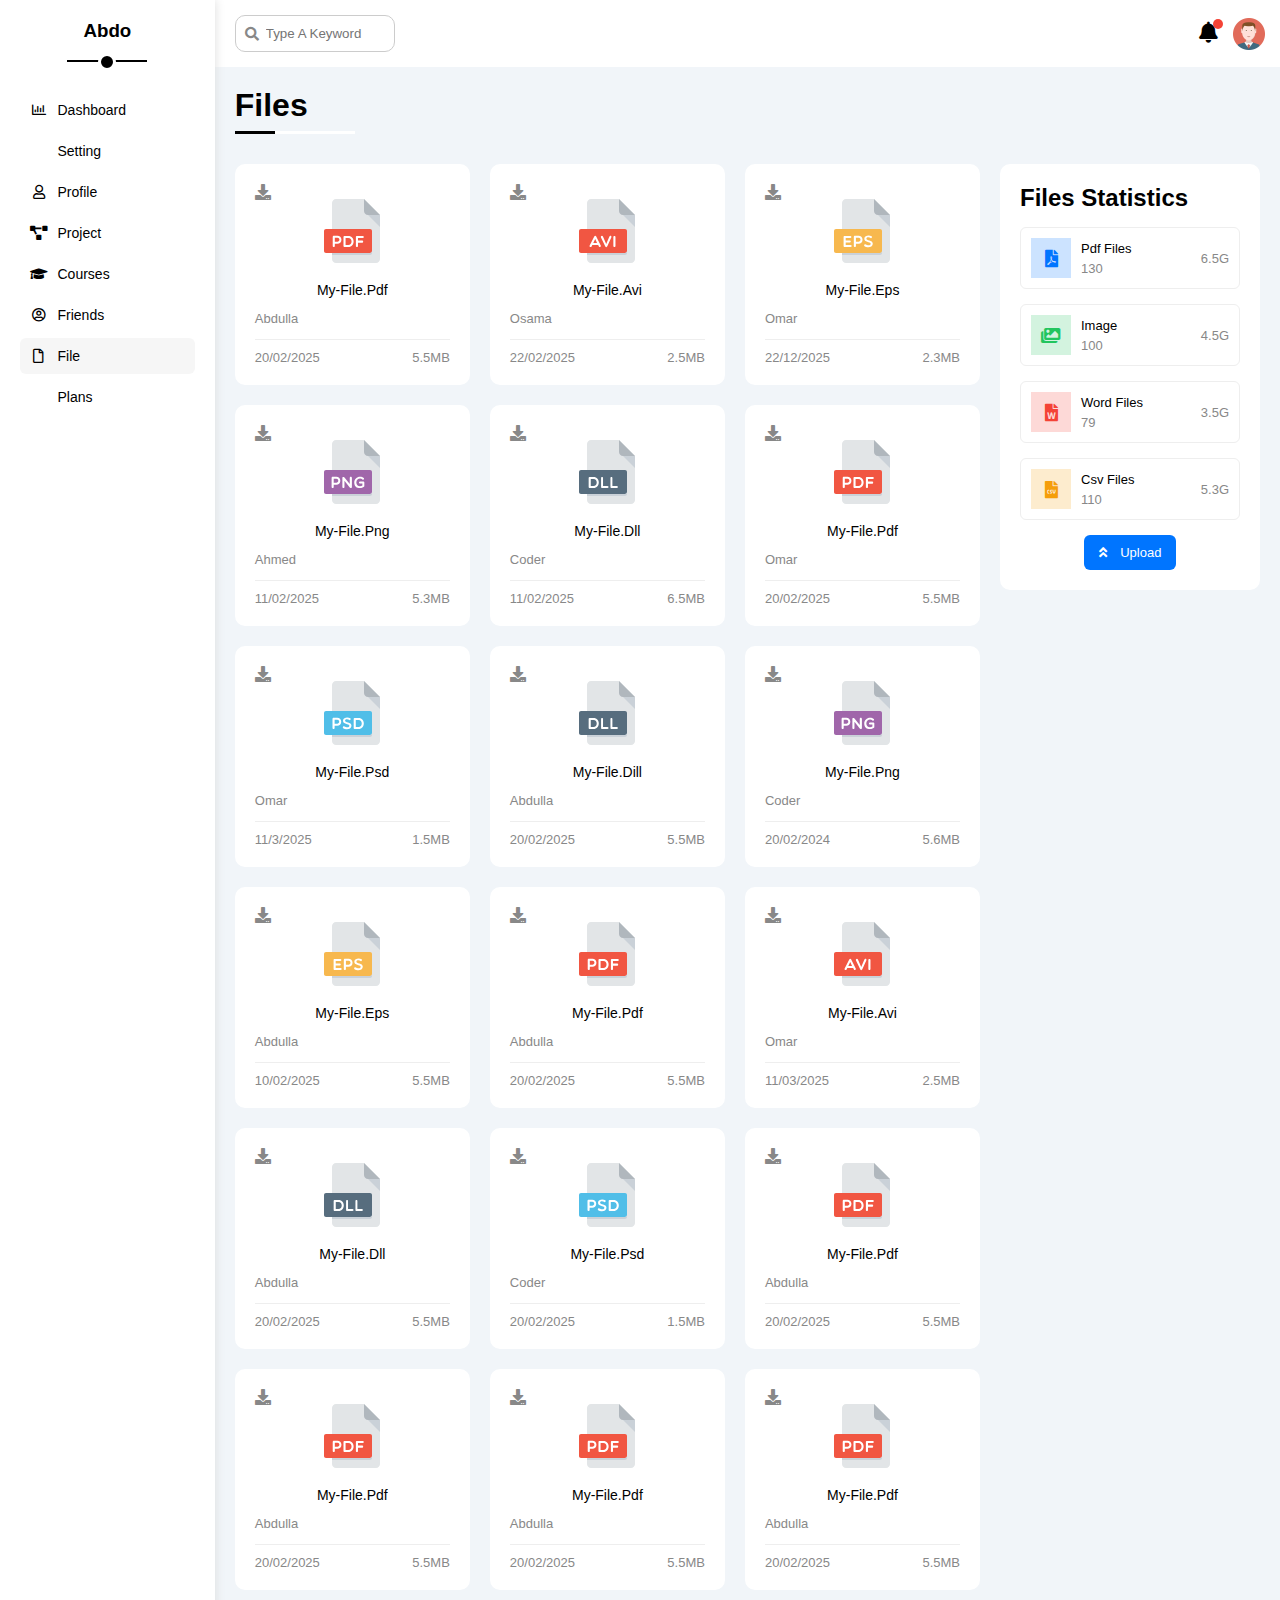
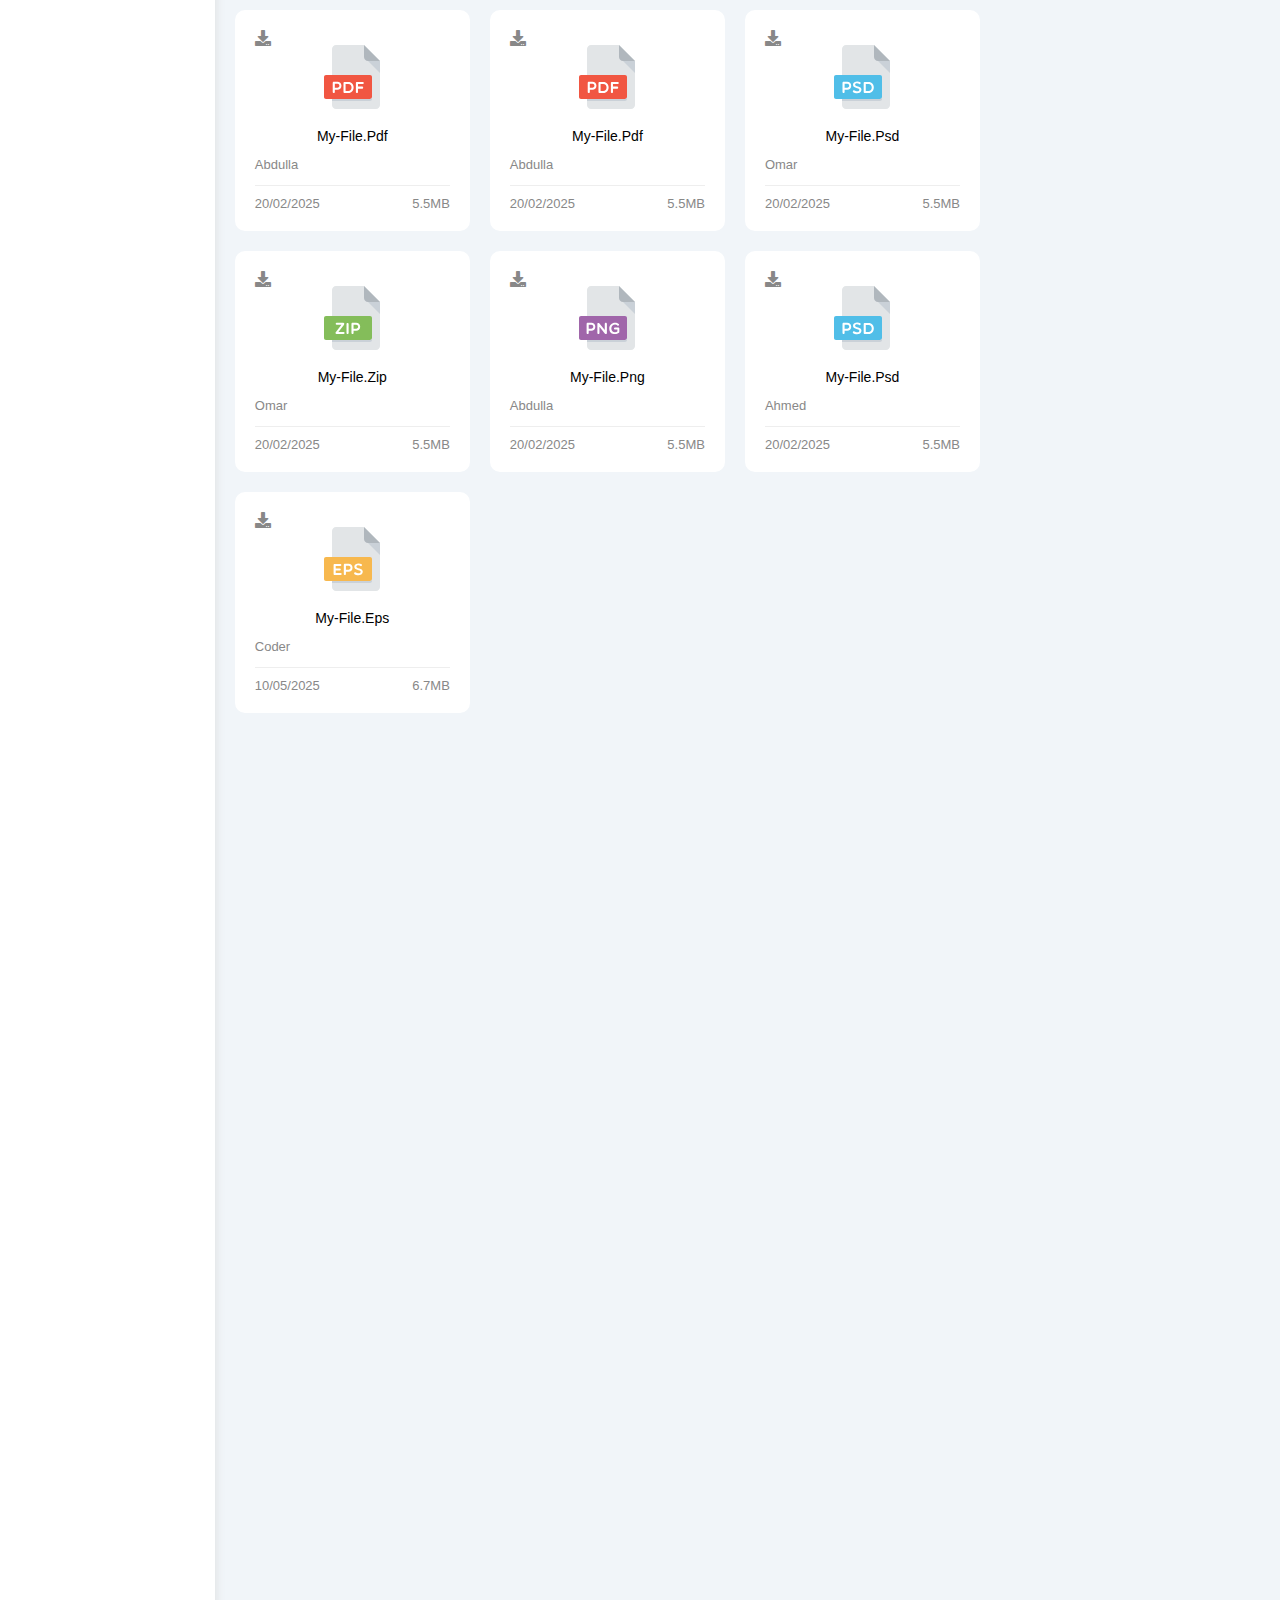
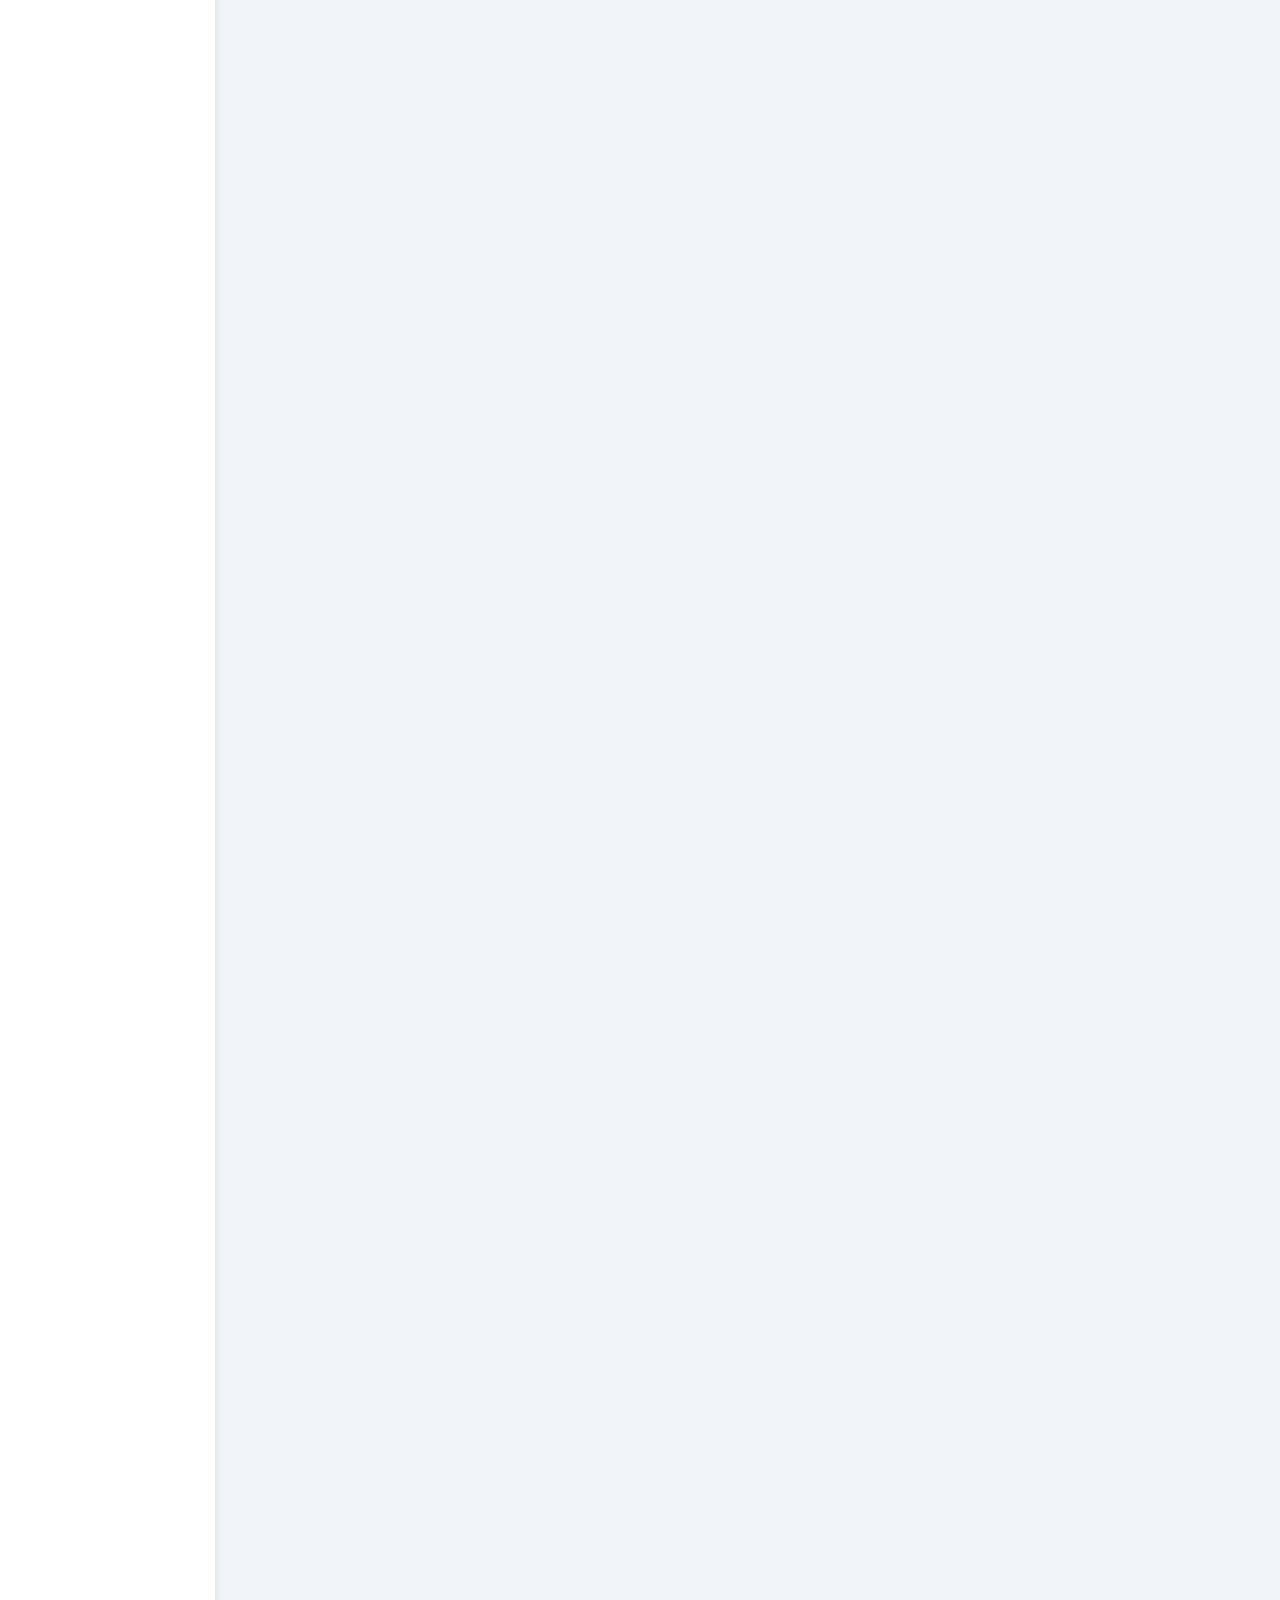
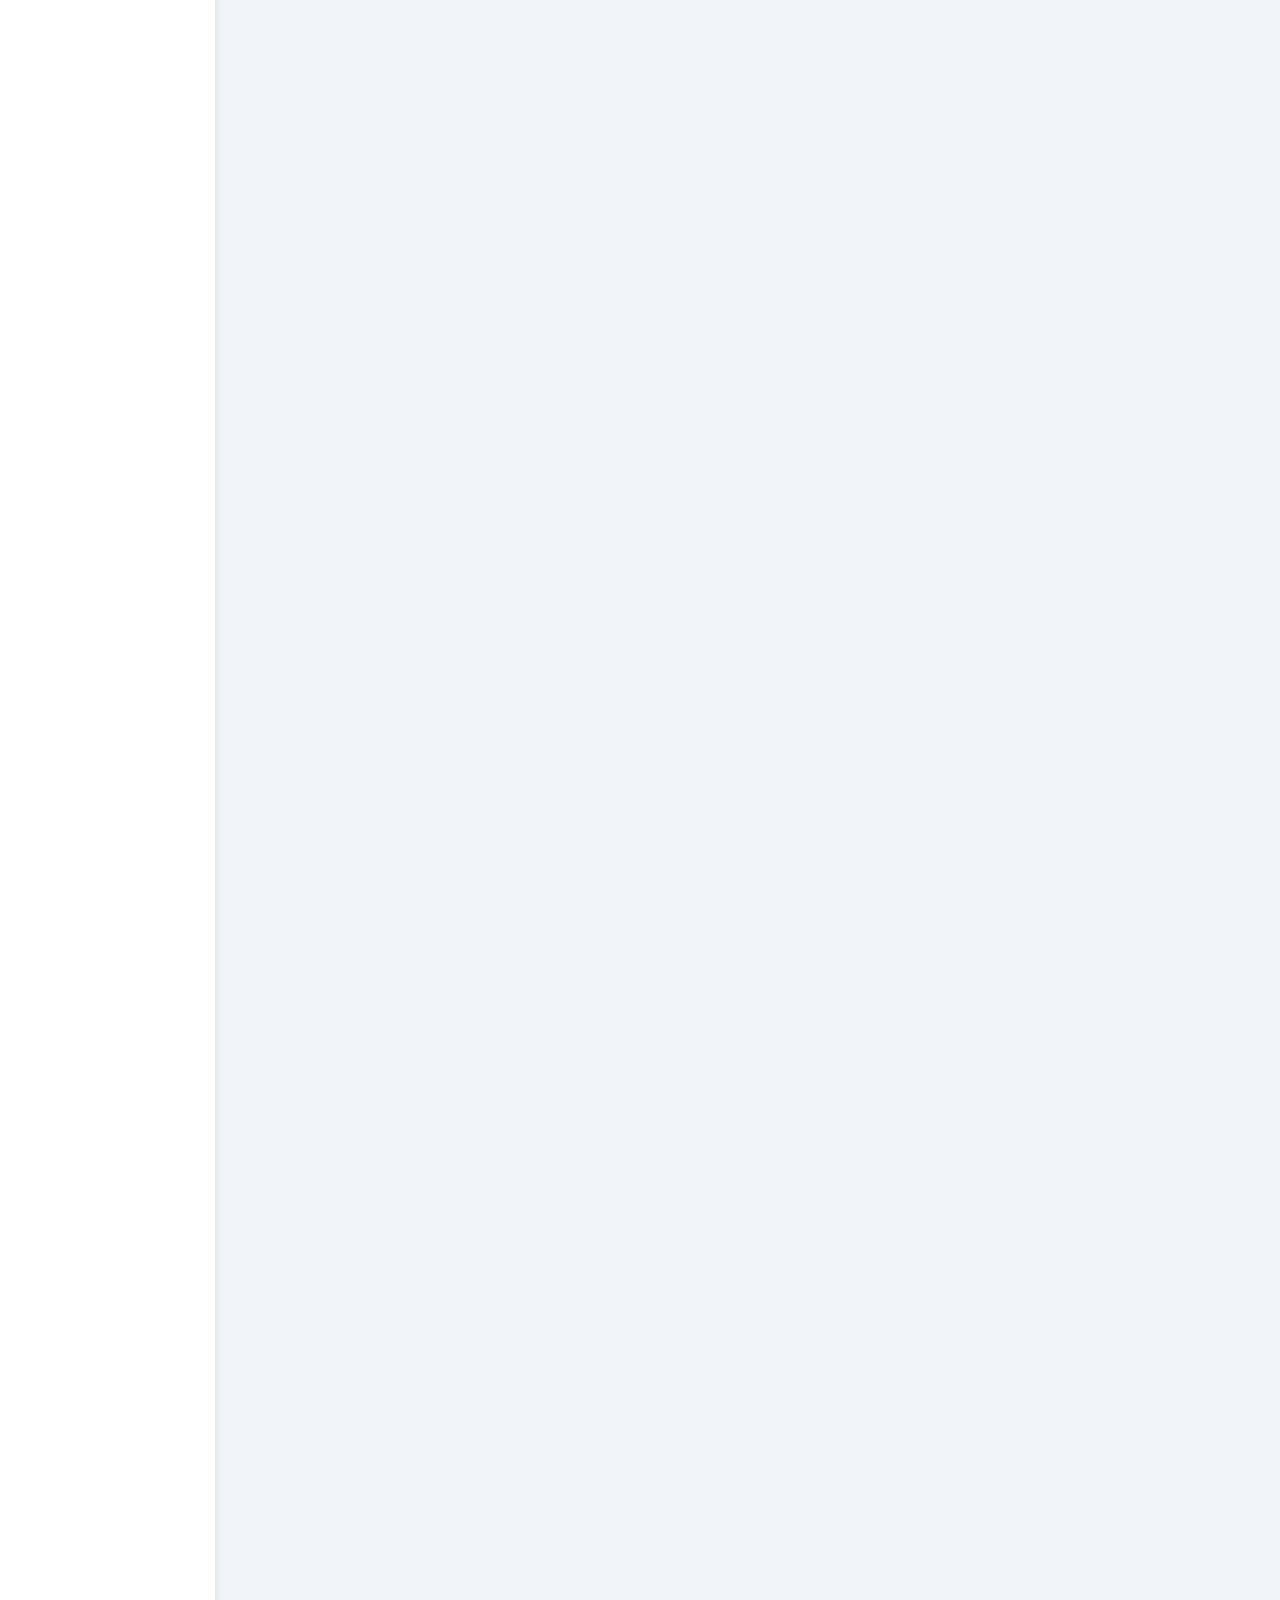
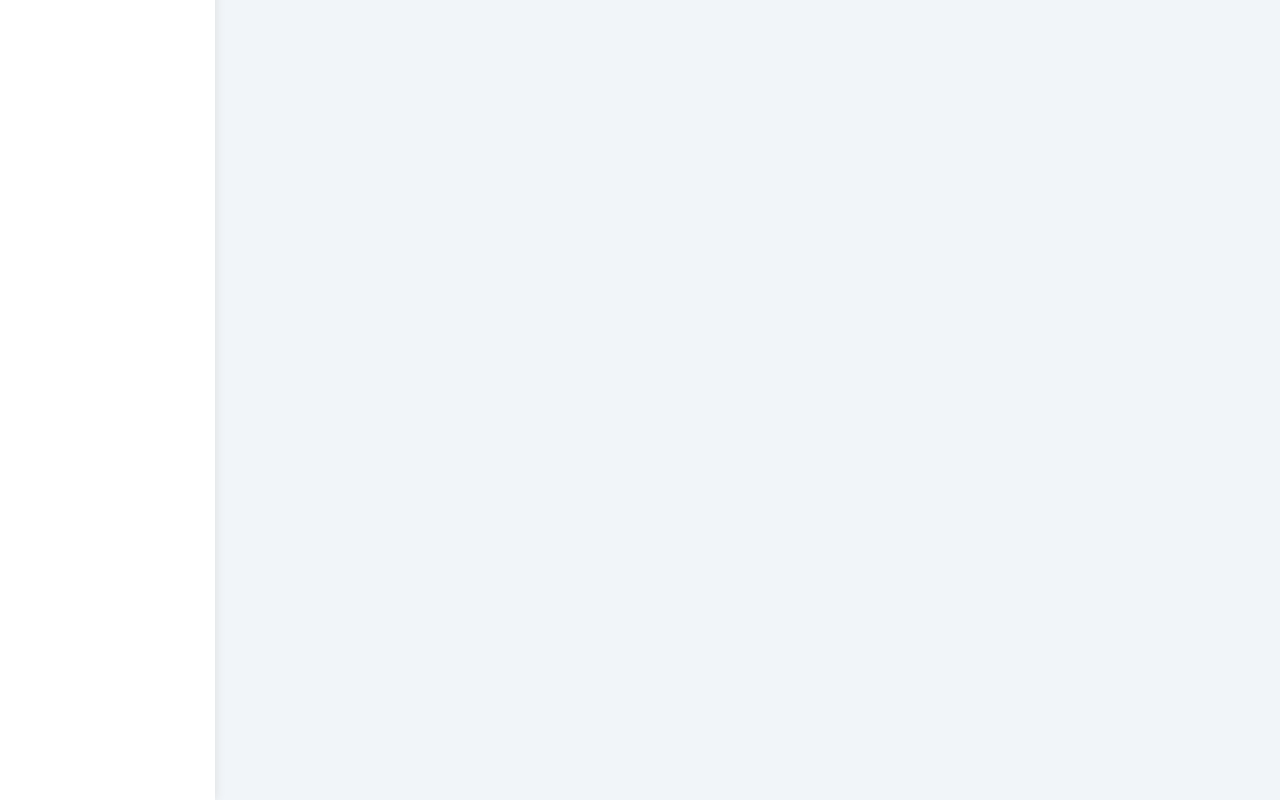
<file: file.html>
<!DOCTYPE html>
<html lang="en">
<head>
    <meta charset="UTF-8">
    <title>Abdo||temblet-4</title>
    <link rel="stylesheet" href="css/all.min.css">
    <link rel="stylesheet" href="css/framework.css">
    <link rel="stylesheet" href="css/temblet-4.css">
</head>
<body> 
    <div class="page d-flex">
        <!-- start sidbar -->
        <div class="sidbar bg-white p-20 p-relative">
            <h3 class="p-relative text-c mt-0 text-capit">abdo</h3>
            <ul>
                <li>
                    <a class="d-flex align-center fs-14 c-black rad-6 p-10" href="index.html">
                        <i class="far fa-chart-bar fa-fw"></i>
                        <span class="text-capit">dashboard</span>
                    </a>
                </li>
                <li>
                    <a class="d-flex align-center fs-14 c-black rad-6 p-10" href="setting.html">
                        <i class="far fa-gear fa-fw"></i>
                        <span class="text-capit">setting</span>
                    </a>
                </li>
                <li>
                    <a class="d-flex align-center fs-14 c-black rad-6 p-10" href="prifile.html">
                        <i class="far fa-regular fa-user fa-fw"></i>
                        <span class="text-capit">profile</span>
                    </a>
                </li>
                <li>
                    <a class="d-flex align-center fs-14 c-black rad-6 p-10" href="project.html">
                        <i class="fas fa-project-diagram fa-fw"></i>
                        <span class="text-capit">project</span>
                    </a>
                </li>
                <li>
                    <a class="d-flex align-center fs-14 c-black rad-6 p-10" href="courses.html">
                        <i class="fas fa-graduation-cap fa-fw"></i>
                        <span class="text-capit">courses</span>
                    </a>
                </li>
                <li>
                    <a class="d-flex align-center fs-14 c-black rad-6 p-10" href="friends.html">
                        <i class="far fa-user-circle fa-fw"></i>
                        <span class="text-capit">friends</span>
                    </a>
                </li>
                <li>
                    <a class="active d-flex align-center fs-14 c-black rad-6 p-10" href="file.html">
                        <i class="far fa-file fa-fw"></i>
                        <span class="text-capit">file</span>
                    </a>
                </li>
                <li>
                    <a class="d-flex align-center fs-14 c-black rad-6 p-10" href="plans.html">
                        <i class="fas fa-fa-credit-card fa-fw"></i>
                        <span class="text-capit">plans</span>
                    </a>
                </li>
            </ul>
        </div>
        <!-- end sidbar -->
        <!-- start content -->
        <div class="content w-full">
            <!-- start head -->
            <div class="head bg-white p-15 between-flex">
                <div class="search p-relative">
                    <input type="search" placeholder="type a keyword" class="p-10 rad-10">
                </div>
                <div class="icon d-flex align-center">
                    <span class="img p-relative">
                        <i class="fas fa-regular fa-bell fa-lg"></i>
                    </span>
                    <img src="image/avatar.png" alt="">
                </div>
            </div>
            <!-- end head -->
            <h1 class="p-relative text-capit">files</h1>
            <!-- start files page -->
            <div class="files-page d-flex gap-20 m-20 text-capit">
                <div class="file-stats list-globle">
                    <h2 class="text-c-mobile mt-0 mb-15">files statistics</h2>
                    <div class="d-flex border-eee align-center rad-6 p-10 fs-13 mb-15">
                        <i class="icon blue fas fa-file-pdf fa-lg center-flex c-blue"></i>
                        <div class="info">
                            <span>pdf files</span>
                            <span class="d-block mt-5 c-grey">130</span>
                        </div>
                        <div class="size c-grey">6.5G</div>
                    </div>
                    <div class="d-flex border-eee align-center rad-6 p-10 fs-13 mb-15">
                        <i class="icon green fas fa-images fa-lg center-flex c-green"></i>
                        <div class="info">
                            <span>image</span>
                            <span class="d-block mt-5 c-grey">100</span>
                        </div>
                        <div class="size c-grey">4.5G</div>
                    </div>
                    <div class="d-flex border-eee align-center rad-6 p-10 fs-13 mb-15">
                        <i class="icon red fas fa-file-word fa-lg center-flex c-red"></i>
                        <div class="info">
                            <span>word files</span>
                            <span class="d-block mt-5 c-grey">79</span>
                        </div>
                        <div class="size c-grey">3.5G</div>
                    </div>
                    <div class="d-flex border-eee align-center rad-6 p-10 fs-13 mb-15">
                        <i class="icon orange fas fa-file-csv fa-lg center-flex c-orange"></i>
                        <div class="info">
                            <span>csv files</span>
                            <span class="d-block mt-5 c-grey">110</span>
                        </div>
                        <div class="size c-grey">5.3G</div>
                    </div>
                    <a href="#" class="upload bg-blue c-white w-fit d-block rad-6 fs-13">
                        <i class="fas fa-angle-double-up mr-10"></i>
                        upload
                    </a>
                </div>
                <div class="file-content d-grid gap-20">
                    <div class="file list-globle">
                        <i class="fas fa-download c-grey p-absolute"></i>
                        <div class="icon text-c">
                            <img class="mt-15 mb-15" src="image/pdf (1).svg" alt="">
                        </div>
                        <div class="text-c fs-14 mb-10">my-file.pdf</div>
                        <p class="c-grey fs-13">abdulla</p>
                        <div class="info between-flex fs-13 c-grey mt-10 pt-10">
                            <span>20/02/2025</span>
                            <span>5.5MB</span>
                        </div>
                    </div>
                    <div class="file list-globle">
                        <i class="fas fa-download c-grey p-absolute"></i>
                        <div class="icon text-c">
                            <img class="mt-15 mb-15" src="image/avi (1).svg" alt="">
                        </div>
                        <div class="text-c fs-14 mb-10">my-file.avi</div>
                        <p class="c-grey fs-13">osama</p>
                        <div class="info between-flex fs-13 c-grey mt-10 pt-10">
                            <span>22/02/2025</span>
                            <span>2.5MB</span>
                        </div>
                    </div>
                    <div class="file list-globle">
                        <i class="fas fa-download c-grey p-absolute"></i>
                        <div class="icon text-c">
                            <img class="mt-15 mb-15" src="image/eps (1).svg">
                        </div>
                        <div class="text-c fs-14 mb-10">my-file.eps</div>
                        <p class="c-grey fs-13">omar</p>
                        <div class="info between-flex fs-13 c-grey mt-10 pt-10">
                            <span>22/12/2025</span>
                            <span>2.3MB</span>
                        </div>
                    </div>
                    <div class="file list-globle">
                        <i class="fas fa-download c-grey p-absolute"></i>
                        <div class="icon text-c">
                            <img class="mt-15 mb-15" src="image/png.svg" alt="">
                        </div>
                        <div class="text-c fs-14 mb-10">my-file.png</div>
                        <p class="c-grey fs-13">ahmed</p>
                        <div class="info between-flex fs-13 c-grey mt-10 pt-10">
                            <span>11/02/2025</span>
                            <span>5.3MB</span>
                        </div>
                    </div>
                    <div class="file list-globle">
                        <i class="fas fa-download c-grey p-absolute"></i>
                        <div class="icon text-c">
                            <img class="mt-15 mb-15" src="image/dll (1).svg" alt="">
                        </div>
                        <div class="text-c fs-14 mb-10">my-file.dll</div>
                        <p class="c-grey fs-13">coder</p>
                        <div class="info between-flex fs-13 c-grey mt-10 pt-10">
                            <span>11/02/2025</span>
                            <span>6.5MB</span>
                        </div>
                    </div>
                    <div class="file list-globle">
                        <i class="fas fa-download c-grey p-absolute"></i>
                        <div class="icon text-c">
                            <img class="mt-15 mb-15" src="image/pdf (1).svg" alt="">
                        </div>
                        <div class="text-c fs-14 mb-10">my-file.pdf</div>
                        <p class="c-grey fs-13">omar</p>
                        <div class="info between-flex fs-13 c-grey mt-10 pt-10">
                            <span>20/02/2025</span>
                            <span>5.5MB</span>
                        </div>
                    </div>
                    <div class="file list-globle">
                        <i class="fas fa-download c-grey p-absolute"></i>
                        <div class="icon text-c">
                            <img class="mt-15 mb-15" src="image/psd (1).svg" alt="">
                        </div>
                        <div class="text-c fs-14 mb-10">my-file.psd</div>
                        <p class="c-grey fs-13">omar</p>
                        <div class="info between-flex fs-13 c-grey mt-10 pt-10">
                            <span>11/3/2025</span>
                            <span>1.5MB</span>
                        </div>
                    </div>
                    <div class="file list-globle">
                        <i class="fas fa-download c-grey p-absolute"></i>
                        <div class="icon text-c">
                            <img class="mt-15 mb-15" src="image/dll (1).svg" alt="">
                        </div>
                        <div class="text-c fs-14 mb-10">my-file.dill</div>
                        <p class="c-grey fs-13">abdulla</p>
                        <div class="info between-flex fs-13 c-grey mt-10 pt-10">
                            <span>20/02/2025</span>
                            <span>5.5MB</span>
                        </div>
                    </div>
                    <div class="file list-globle">
                        <i class="fas fa-download c-grey p-absolute"></i>
                        <div class="icon text-c">
                            <img class="mt-15 mb-15" src="image/png.svg" alt="">
                        </div>
                        <div class="text-c fs-14 mb-10">my-file.png</div>
                        <p class="c-grey fs-13">coder</p>
                        <div class="info between-flex fs-13 c-grey mt-10 pt-10">
                            <span>20/02/2024</span>
                            <span>5.6MB</span>
                        </div>
                    </div>
                    <div class="file list-globle">
                        <i class="fas fa-download c-grey p-absolute"></i>
                        <div class="icon text-c">
                            <img class="mt-15 mb-15" src="image/eps (1).svg" alt="">
                        </div>
                        <div class="text-c fs-14 mb-10">my-file.eps</div>
                        <p class="c-grey fs-13">abdulla</p>
                        <div class="info between-flex fs-13 c-grey mt-10 pt-10">
                            <span>10/02/2025</span>
                            <span>5.5MB</span>
                        </div>
                    </div>
                    <div class="file list-globle">
                        <i class="fas fa-download c-grey p-absolute"></i>
                        <div class="icon text-c">
                            <img class="mt-15 mb-15" src="image/pdf (1).svg" alt="">
                        </div>
                        <div class="text-c fs-14 mb-10">my-file.pdf</div>
                        <p class="c-grey fs-13">abdulla</p>
                        <div class="info between-flex fs-13 c-grey mt-10 pt-10">
                            <span>20/02/2025</span>
                            <span>5.5MB</span>
                        </div>
                    </div>
                    <div class="file list-globle">
                        <i class="fas fa-download c-grey p-absolute"></i>
                        <div class="icon text-c">
                            <img class="mt-15 mb-15" src="image/avi (1).svg" alt="">
                        </div>
                        <div class="text-c fs-14 mb-10">my-file.avi</div>
                        <p class="c-grey fs-13">omar</p>
                        <div class="info between-flex fs-13 c-grey mt-10 pt-10">
                            <span>11/03/2025</span>
                            <span>2.5MB</span>
                        </div>
                    </div>
                    <div class="file list-globle">
                        <i class="fas fa-download c-grey p-absolute"></i>
                        <div class="icon text-c">
                            <img class="mt-15 mb-15" src="image/dll (1).svg" alt="">
                        </div>
                        <div class="text-c fs-14 mb-10">my-file.dll</div>
                        <p class="c-grey fs-13">abdulla</p>
                        <div class="info between-flex fs-13 c-grey mt-10 pt-10">
                            <span>20/02/2025</span>
                            <span>5.5MB</span>
                        </div>
                    </div>
                    <div class="file list-globle">
                        <i class="fas fa-download c-grey p-absolute"></i>
                        <div class="icon text-c">
                            <img class="mt-15 mb-15" src="image/psd (1).svg" alt="">
                        </div>
                        <div class="text-c fs-14 mb-10">my-file.psd</div>
                        <p class="c-grey fs-13">coder</p>
                        <div class="info between-flex fs-13 c-grey mt-10 pt-10">
                            <span>20/02/2025</span>
                            <span>1.5MB</span>
                        </div>
                    </div>
                    <div class="file list-globle">
                        <i class="fas fa-download c-grey p-absolute"></i>
                        <div class="icon text-c">
                            <img class="mt-15 mb-15" src="image/pdf (1).svg" alt="">
                        </div>
                        <div class="text-c fs-14 mb-10">my-file.pdf</div>
                        <p class="c-grey fs-13">abdulla</p>
                        <div class="info between-flex fs-13 c-grey mt-10 pt-10">
                            <span>20/02/2025</span>
                            <span>5.5MB</span>
                        </div>
                    </div>
                    <div class="file list-globle">
                        <i class="fas fa-download c-grey p-absolute"></i>
                        <div class="icon text-c">
                            <img class="mt-15 mb-15" src="image/pdf (1).svg" alt="">
                        </div>
                        <div class="text-c fs-14 mb-10">my-file.pdf</div>
                        <p class="c-grey fs-13">abdulla</p>
                        <div class="info between-flex fs-13 c-grey mt-10 pt-10">
                            <span>20/02/2025</span>
                            <span>5.5MB</span>
                        </div>
                    </div>
                    <div class="file list-globle">
                        <i class="fas fa-download c-grey p-absolute"></i>
                        <div class="icon text-c">
                            <img class="mt-15 mb-15" src="image/pdf (1).svg" alt="">
                        </div>
                        <div class="text-c fs-14 mb-10">my-file.pdf</div>
                        <p class="c-grey fs-13">abdulla</p>
                        <div class="info between-flex fs-13 c-grey mt-10 pt-10">
                            <span>20/02/2025</span>
                            <span>5.5MB</span>
                        </div>
                    </div>
                    <div class="file list-globle">
                        <i class="fas fa-download c-grey p-absolute"></i>
                        <div class="icon text-c">
                            <img class="mt-15 mb-15" src="image/pdf (1).svg" alt="">
                        </div>
                        <div class="text-c fs-14 mb-10">my-file.pdf</div>
                        <p class="c-grey fs-13">abdulla</p>
                        <div class="info between-flex fs-13 c-grey mt-10 pt-10">
                            <span>20/02/2025</span>
                            <span>5.5MB</span>
                        </div>
                    </div>
                    <div class="file list-globle">
                        <i class="fas fa-download c-grey p-absolute"></i>
                        <div class="icon text-c">
                            <img class="mt-15 mb-15" src="image/pdf (1).svg" alt="">
                        </div>
                        <div class="text-c fs-14 mb-10">my-file.pdf</div>
                        <p class="c-grey fs-13">abdulla</p>
                        <div class="info between-flex fs-13 c-grey mt-10 pt-10">
                            <span>20/02/2025</span>
                            <span>5.5MB</span>
                        </div>
                    </div>
                    <div class="file list-globle">
                        <i class="fas fa-download c-grey p-absolute"></i>
                        <div class="icon text-c">
                            <img class="mt-15 mb-15" src="image/pdf (1).svg" alt="">
                        </div>
                        <div class="text-c fs-14 mb-10">my-file.pdf</div>
                        <p class="c-grey fs-13">abdulla</p>
                        <div class="info between-flex fs-13 c-grey mt-10 pt-10">
                            <span>20/02/2025</span>
                            <span>5.5MB</span>
                        </div>
                    </div>
                    <div class="file list-globle">
                        <i class="fas fa-download c-grey p-absolute"></i>
                        <div class="icon text-c">
                            <img class="mt-15 mb-15" src="image/psd (1).svg" alt="">
                        </div>
                        <div class="text-c fs-14 mb-10">my-file.psd</div>
                        <p class="c-grey fs-13">omar</p>
                        <div class="info between-flex fs-13 c-grey mt-10 pt-10">
                            <span>20/02/2025</span>
                            <span>5.5MB</span>
                        </div>
                    </div>
                    <div class="file list-globle">
                        <i class="fas fa-download c-grey p-absolute"></i>
                        <div class="icon text-c">
                            <img class="mt-15 mb-15" src="image/zip (1).svg" alt="">
                        </div>
                        <div class="text-c fs-14 mb-10">my-file.zip</div>
                        <p class="c-grey fs-13">omar</p>
                        <div class="info between-flex fs-13 c-grey mt-10 pt-10">
                            <span>20/02/2025</span>
                            <span>5.5MB</span>
                        </div>
                    </div>
                    <div class="file list-globle">
                        <i class="fas fa-download c-grey p-absolute"></i>
                        <div class="icon text-c">
                            <img class="mt-15 mb-15" src="image/png.svg" alt="">
                        </div>
                        <div class="text-c fs-14 mb-10">my-file.png</div>
                        <p class="c-grey fs-13">abdulla</p>
                        <div class="info between-flex fs-13 c-grey mt-10 pt-10">
                            <span>20/02/2025</span>
                            <span>5.5MB</span>
                        </div>
                    </div>
                    <div class="file list-globle">
                        <i class="fas fa-download c-grey p-absolute"></i>
                        <div class="icon text-c">
                            <img class="mt-15 mb-15" src="image/psd (1).svg" alt="">
                        </div>
                        <div class="text-c fs-14 mb-10">my-file.psd</div>
                        <p class="c-grey fs-13">ahmed</p>
                        <div class="info between-flex fs-13 c-grey mt-10 pt-10">
                            <span>20/02/2025</span>
                            <span>5.5MB</span>
                        </div>
                    </div>
                    <div class="file list-globle">
                        <i class="fas fa-download c-grey p-absolute"></i>
                        <div class="icon text-c">
                            <img class="mt-15 mb-15" src="image/eps (1).svg">
                        </div>
                        <div class="text-c fs-14 mb-10">my-file.eps</div>
                        <p class="c-grey fs-13">coder</p>
                        <div class="info between-flex fs-13 c-grey mt-10 pt-10">
                            <span>10/05/2025</span>
                            <span>6.7MB</span>
                        </div>
                    </div>
                </div>
            </div>
            <!-- end files page -->
        </div>
    </div>
</body>
</html
</file>
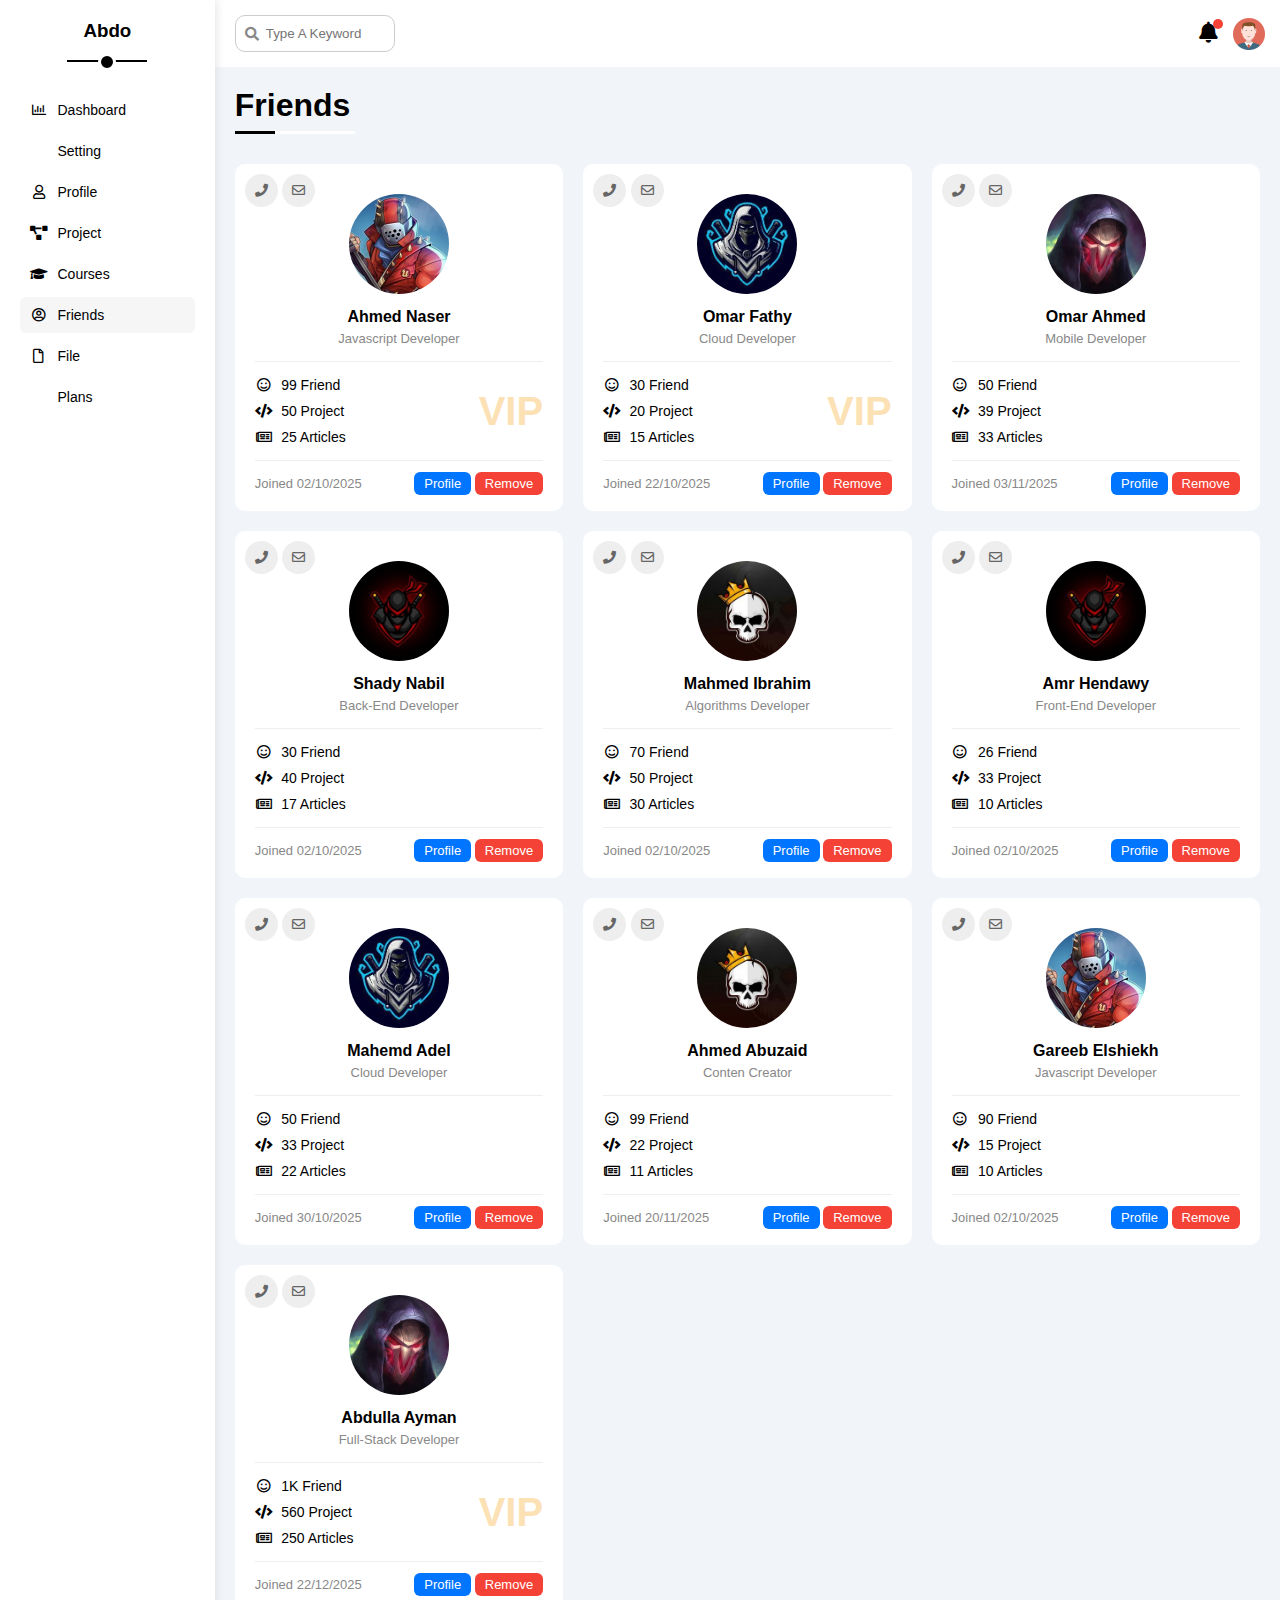
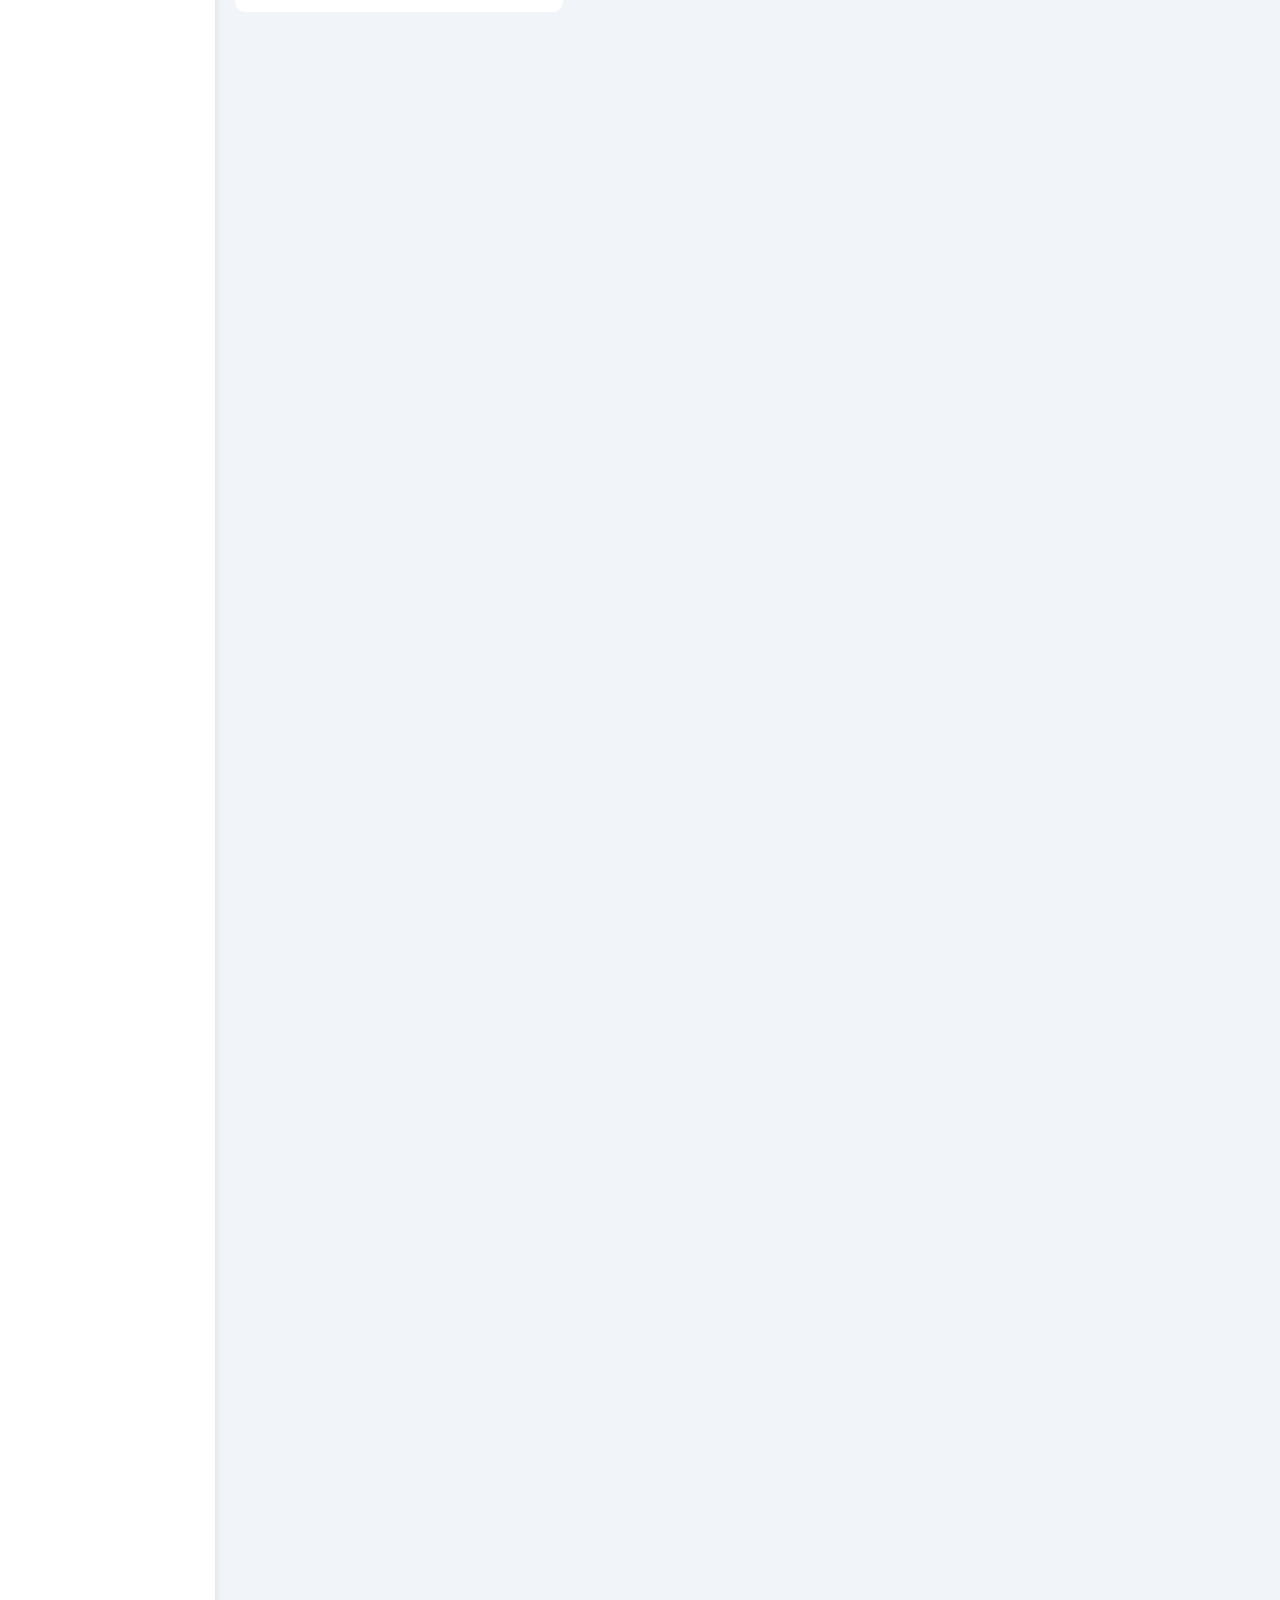
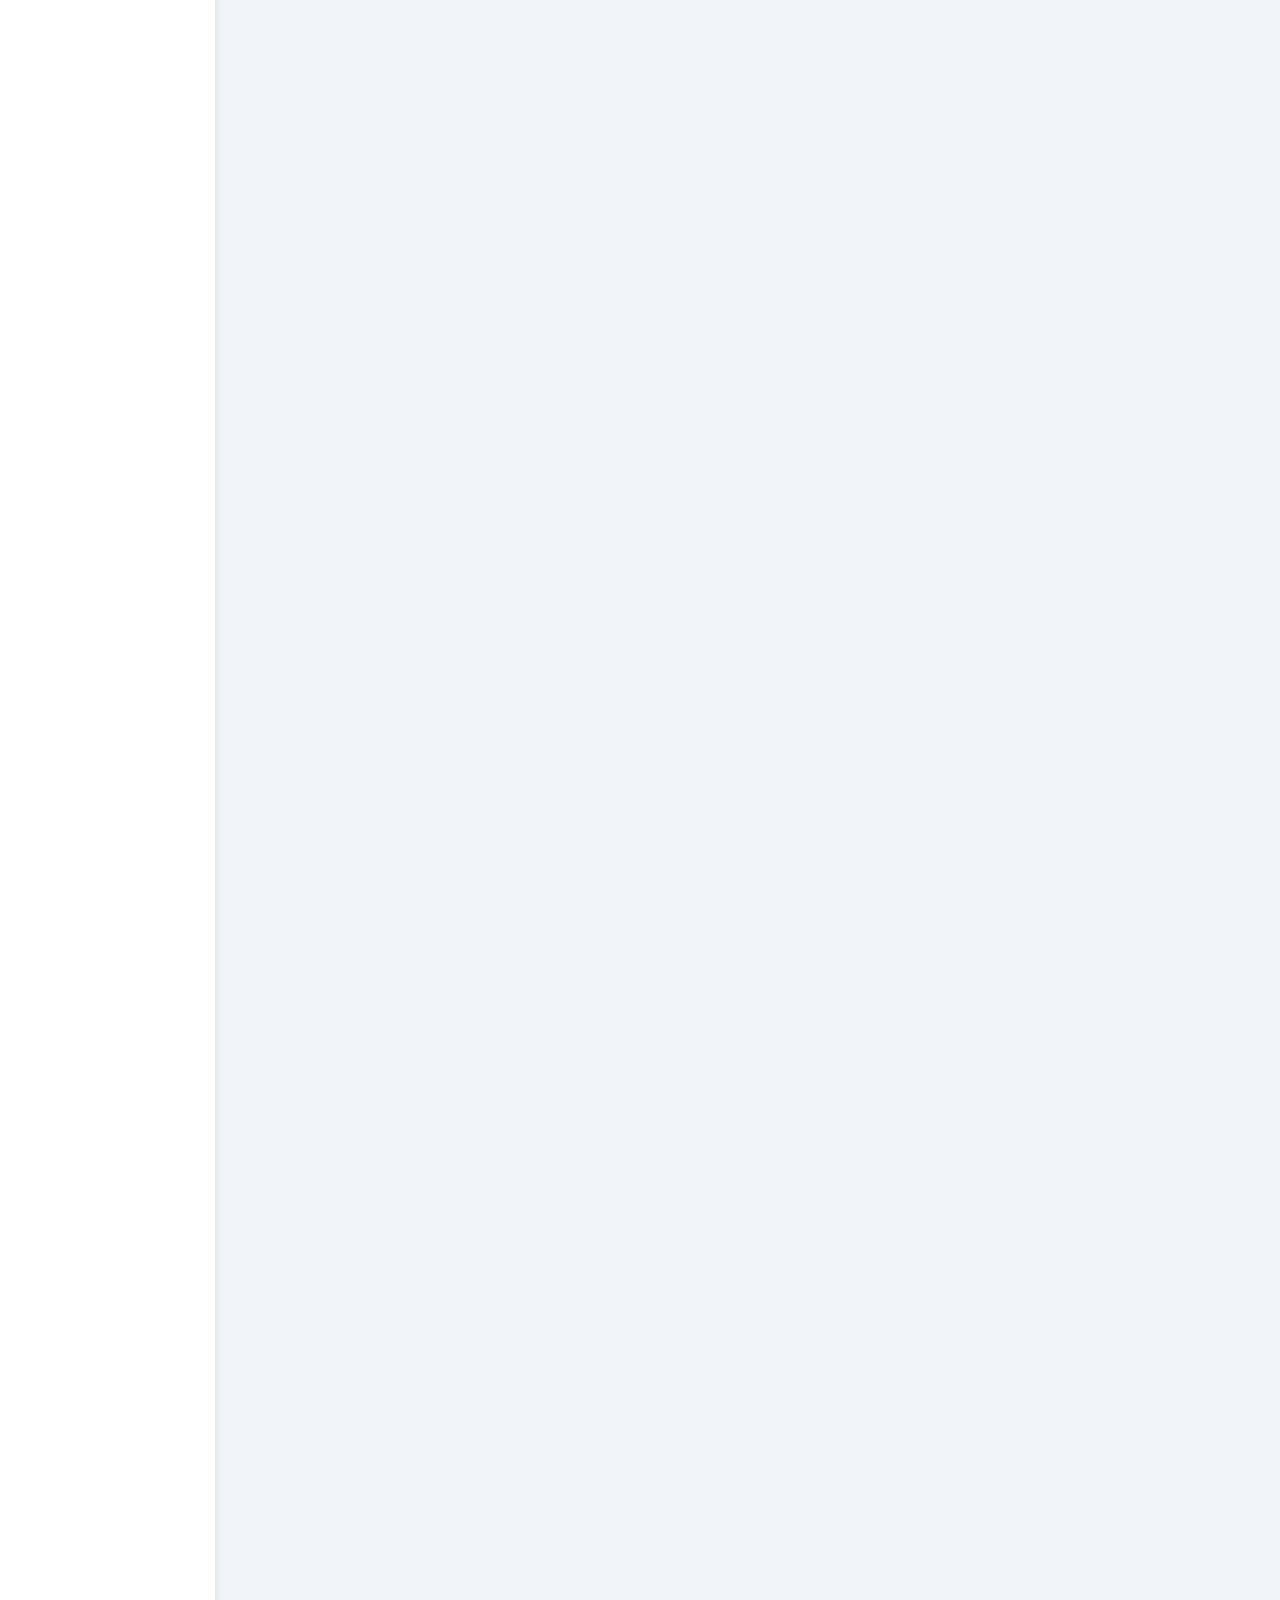
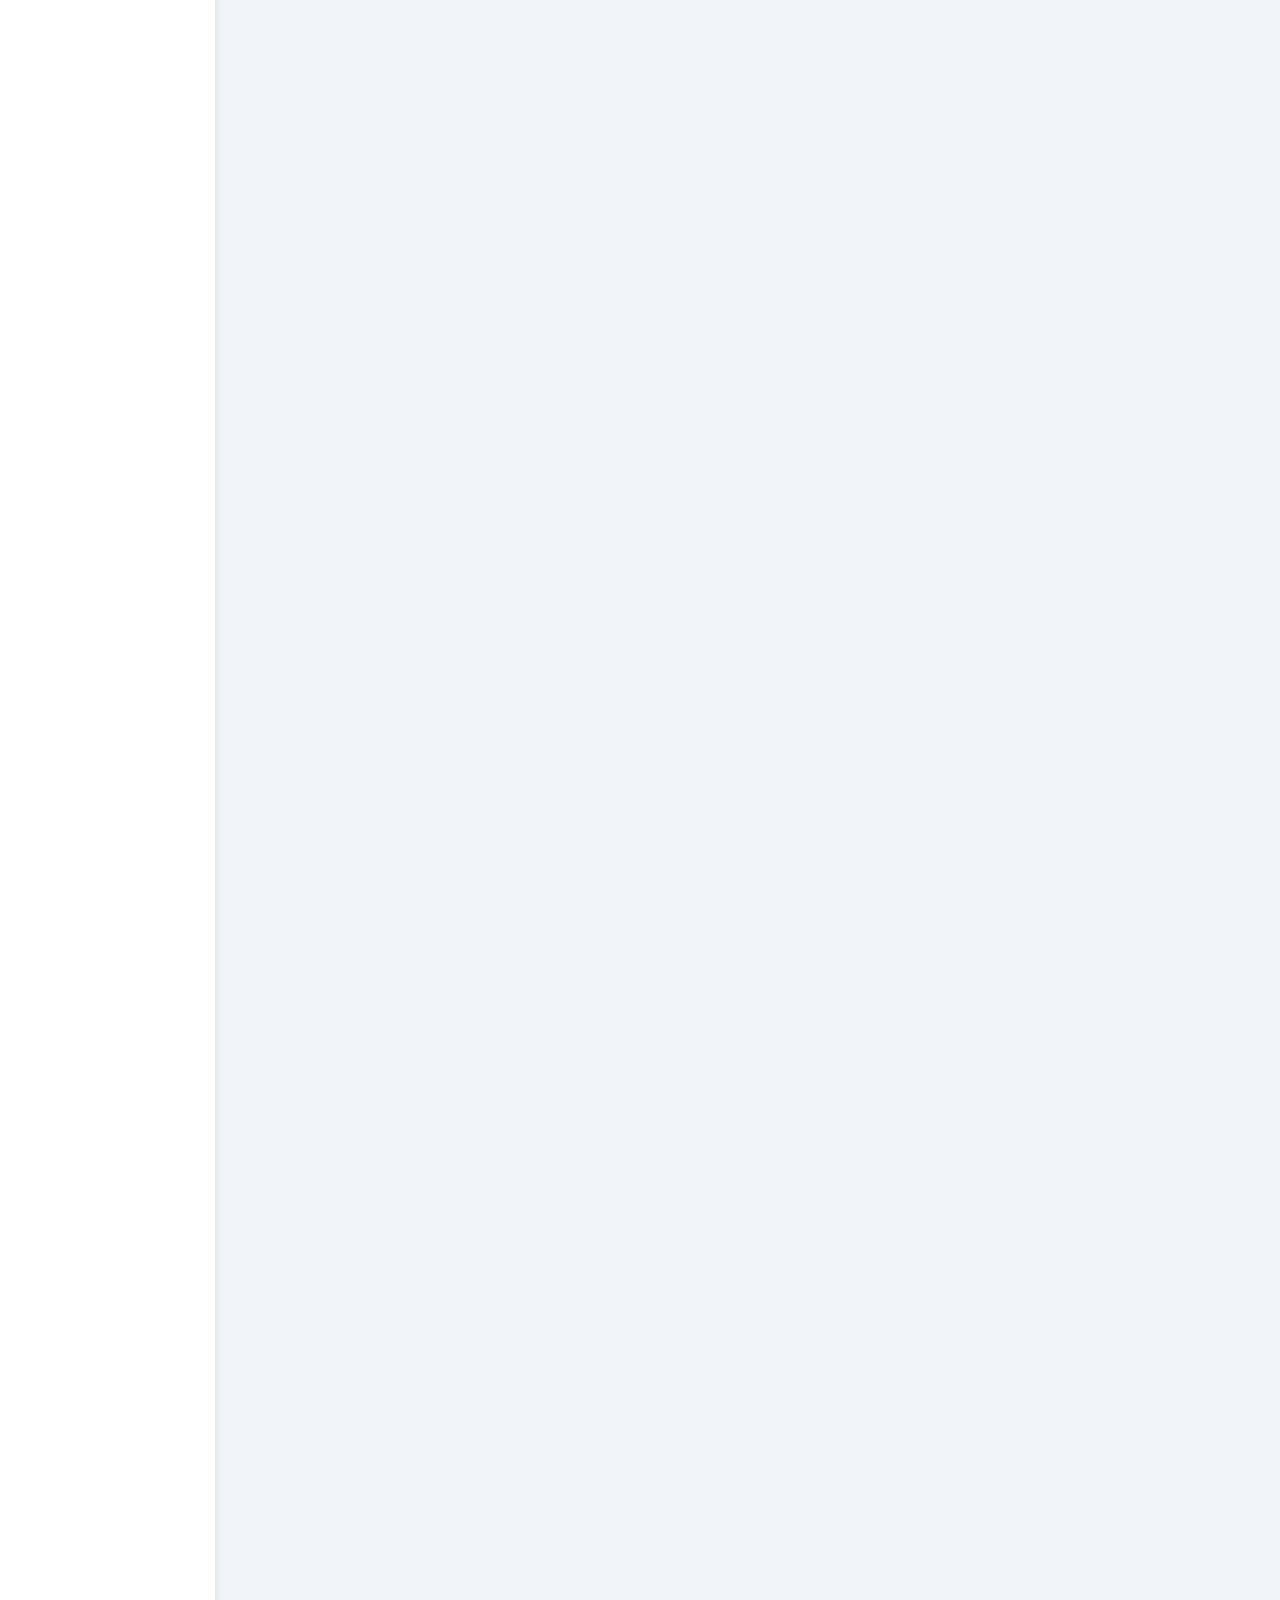
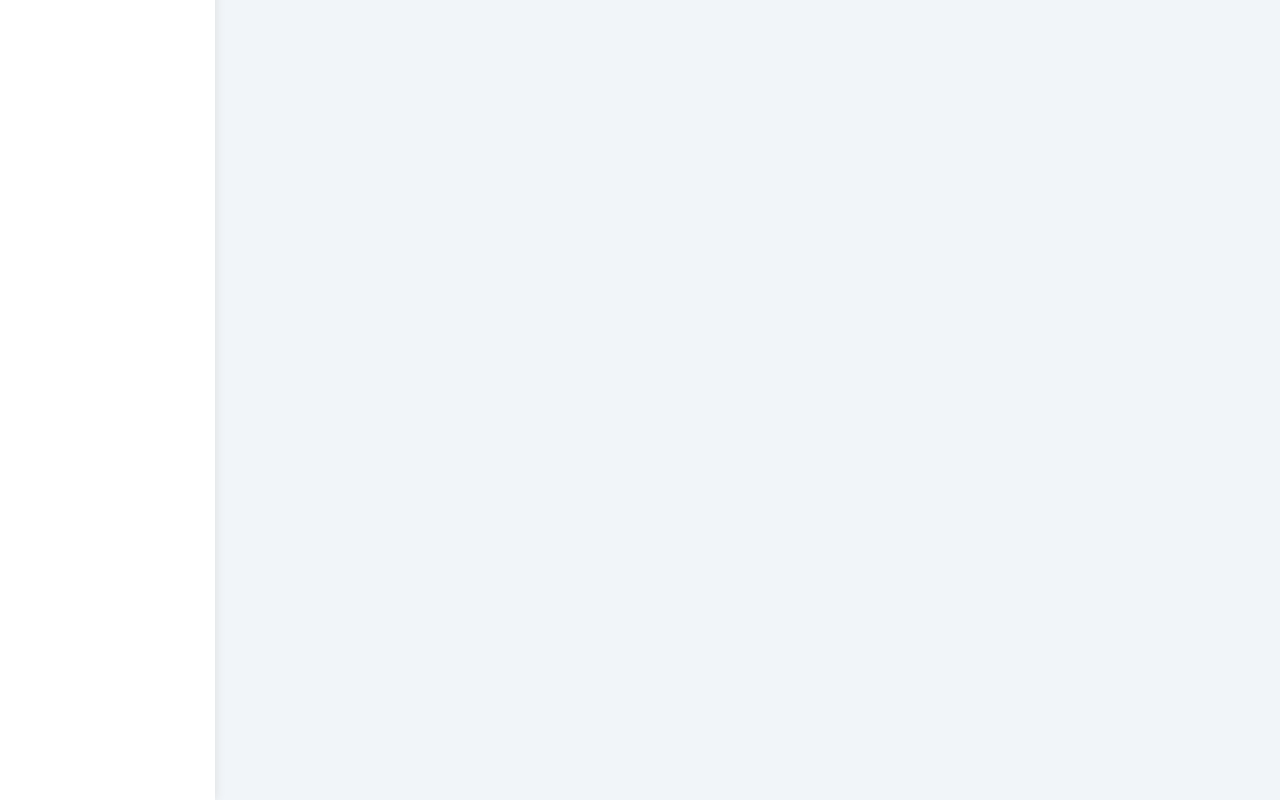
<file: friends.html>
<!DOCTYPE html>
<html lang="en">
<head>
    <meta charset="UTF-8">
    <title>Abdo||temblet-4</title>
    <link rel="stylesheet" href="css/all.min.css">
    <link rel="stylesheet" href="css/framework.css">
    <link rel="stylesheet" href="css/temblet-4.css">
</head>
<body> 
    <div class="page d-flex">
        <!-- start sidbar -->
        <div class="sidbar bg-white p-20 p-relative">
            <h3 class="p-relative text-c mt-0 text-capit">abdo</h3>
            <ul>
                <li>
                    <a class="d-flex align-center fs-14 c-black rad-6 p-10" href="mune.html">
                        <i class="far fa-chart-bar fa-fw"></i>
                        <span class="text-capit">dashboard</span>
                    </a>
                </li>
                <li>
                    <a class="d-flex align-center fs-14 c-black rad-6 p-10" href="setting.html">
                        <i class="far fa-gear fa-fw"></i>
                        <span class="text-capit">setting</span>
                    </a>
                </li>
                <li>
                    <a class="d-flex align-center fs-14 c-black rad-6 p-10" href="prifile.html">
                        <i class="far fa-regular fa-user fa-fw"></i>
                        <span class="text-capit">profile</span>
                    </a>
                </li>
                <li>
                    <a class="d-flex align-center fs-14 c-black rad-6 p-10" href="project.html">
                        <i class="fas fa-project-diagram fa-fw"></i>
                        <span class="text-capit">project</span>
                    </a>
                </li>
                <li>
                    <a class="d-flex align-center fs-14 c-black rad-6 p-10" href="courses.html">
                        <i class="fas fa-graduation-cap fa-fw"></i>
                        <span class="text-capit">courses</span>
                    </a>
                </li>
                <li>
                    <a class="active d-flex align-center fs-14 c-black rad-6 p-10" href="friends.html">
                        <i class="far fa-user-circle fa-fw"></i>
                        <span class="text-capit">friends</span>
                    </a>
                </li>
                <li>
                    <a class="d-flex align-center fs-14 c-black rad-6 p-10" href="file.html">
                        <i class="far fa-file fa-fw"></i>
                        <span class="text-capit">file</span>
                    </a>
                </li>
                <li>
                    <a class="d-flex align-center fs-14 c-black rad-6 p-10" href="plans.html">
                        <i class="fas fa-fa-credit-card fa-fw"></i>
                        <span class="text-capit">plans</span>
                    </a>
                </li>
            </ul>
        </div>
        <!-- end sidbar -->
        <!-- start content -->
        <div class="content w-full">
            <!-- start head -->
            <div class="head bg-white p-15 between-flex">
                <div class="search p-relative">
                    <input type="search" placeholder="type a keyword" class="p-10 rad-10">
                </div>
                <div class="icon d-flex align-center">
                    <span class="img p-relative">
                        <i class="fas fa-regular fa-bell fa-lg"></i>
                    </span>
                    <img src="image/avatar.png" alt="">
                </div>
            </div>
            <!-- end head -->
            <h1 class="p-relative text-capit">friends</h1>
            <!-- start friends page -->
            <div class="friends-page d-grid gap-20 m-20 text-capit">
                <div class="friend list-globle p-relative">
                    <div class="contact">
                        <i class="fas fa-phone"></i>
                        <i class="far fa-envelope"></i>
                    </div>
                    <div class="text-c">
                        <img src="image/friend-01.jpg" alt="" class="rad-half w-100 h-100 mb-10 mt-10">
                        <h4 class="m-0">ahmed naser</h4>
                        <p class="c-grey fs-13 mt-5 mb-0">javascript developer</p>
                    </div>
                    <div class="icon fs-14 p-relative">
                        <div class="mb-10">
                            <i class="far fa-smile fa-fw"></i>
                            <span>99 friend</span>
                        </div>
                        <div class="mb-10">
                            <i class="fas fa-code fa-fw"></i>
                            <span>50 project</span>
                        </div>
                        <div>
                            <i class="far fa-newspaper fa-fw"></i>
                            <span>25 articles</span>
                        </div>
                        <span class="vip c-orange fw-bold">VIP</span>
                    </div>
                    <div class="info between-flex fs-13">
                        <span class="c-grey">joined 02/10/2025</span>
                        <div>
                            <a class="c-white bg-blue btn-shape" href="prifile.html">profile</a>
                            <a class="c-white bg-red btn-shape" href="#">remove</a>
                        </div>
                    </div>
                </div>
                <div class="friend list-globle p-relative">
                    <div class="contact">
                        <i class="fas fa-phone"></i>
                        <i class="far fa-envelope"></i>
                    </div>
                    <div class="text-c">
                        <img src="image/friend-02.jpg" alt="" class="rad-half w-100 h-100 mb-10 mt-10">
                        <h4 class="m-0">omar fathy</h4>
                        <p class="c-grey fs-13 mt-5 mb-0">cloud developer</p>
                    </div>
                    <div class="icon fs-14 p-relative">
                        <div class="mb-10">
                            <i class="far fa-smile fa-fw"></i>
                            <span>30 friend</span>
                        </div>
                        <div class="mb-10">
                            <i class="fas fa-code fa-fw"></i>
                            <span>20 project</span>
                        </div>
                        <div>
                            <i class="far fa-newspaper fa-fw"></i>
                            <span>15 articles</span>
                        </div>
                        <span class="vip c-orange fw-bold">VIP</span>
                    </div>
                    <div class="info between-flex fs-13">
                        <span class="c-grey">joined 22/10/2025</span>
                        <div>
                            <a class="c-white bg-blue btn-shape" href="prifile.html">profile</a>
                            <a class="c-white bg-red btn-shape" href="#">remove</a>
                        </div>
                    </div>
                </div>
                <div class="friend list-globle p-relative">
                    <div class="contact">
                        <i class="fas fa-phone"></i>
                        <i class="far fa-envelope"></i>
                    </div>
                    <div class="text-c">
                        <img src="image/friend-03.jpg" alt="" class="rad-half w-100 h-100 mb-10 mt-10">
                        <h4 class="m-0">omar ahmed</h4>
                        <p class="c-grey fs-13 mt-5 mb-0">mobile developer</p>
                    </div>
                    <div class="icon fs-14 p-relative">
                        <div class="mb-10">
                            <i class="far fa-smile fa-fw"></i>
                            <span>50 friend</span>
                        </div>
                        <div class="mb-10">
                            <i class="fas fa-code fa-fw"></i>
                            <span>39 project</span>
                        </div>
                        <div>
                            <i class="far fa-newspaper fa-fw"></i>
                            <span>33 articles</span>
                        </div>
                    </div>
                    <div class="info between-flex fs-13">
                        <span class="c-grey">joined 03/11/2025</span>
                        <div>
                            <a class="c-white bg-blue btn-shape" href="prifile.html">profile</a>
                            <a class="c-white bg-red btn-shape" href="#">remove</a>
                        </div>
                    </div>
                </div>
                <div class="friend list-globle p-relative">
                    <div class="contact">
                        <i class="fas fa-phone"></i>
                        <i class="far fa-envelope"></i>
                    </div>
                    <div class="text-c">
                        <img src="image/friend-04.jpg" alt="" class="rad-half w-100 h-100 mb-10 mt-10">
                        <h4 class="m-0">shady nabil</h4>
                        <p class="c-grey fs-13 mt-5 mb-0">back-end developer</p>
                    </div>
                    <div class="icon fs-14 p-relative">
                        <div class="mb-10">
                            <i class="far fa-smile fa-fw"></i>
                            <span>30 friend</span>
                        </div>
                        <div class="mb-10">
                            <i class="fas fa-code fa-fw"></i>
                            <span>40 project</span>
                        </div>
                        <div>
                            <i class="far fa-newspaper fa-fw"></i>
                            <span>17 articles</span>
                        </div>
                    </div>
                    <div class="info between-flex fs-13">
                        <span class="c-grey">joined 02/10/2025</span>
                        <div>
                            <a class="c-white bg-blue btn-shape" href="prifile.html">profile</a>
                            <a class="c-white bg-red btn-shape" href="#">remove</a>
                        </div>
                    </div>
                </div>
                <div class="friend list-globle p-relative">
                    <div class="contact">
                        <i class="fas fa-phone"></i>
                        <i class="far fa-envelope"></i>
                    </div>
                    <div class="text-c">
                        <img src="image/friend-05.jpg" alt="" class="rad-half w-100 h-100 mb-10 mt-10">
                        <h4 class="m-0">mahmed ibrahim</h4>
                        <p class="c-grey fs-13 mt-5 mb-0">algorithms developer</p>
                    </div>
                    <div class="icon fs-14 p-relative">
                        <div class="mb-10">
                            <i class="far fa-smile fa-fw"></i>
                            <span>70 friend</span>
                        </div>
                        <div class="mb-10">
                            <i class="fas fa-code fa-fw"></i>
                            <span>50 project</span>
                        </div>
                        <div>
                            <i class="far fa-newspaper fa-fw"></i>
                            <span>30 articles</span>
                        </div>
                    </div>
                    <div class="info between-flex fs-13">
                        <span class="c-grey">joined 02/10/2025</span>
                        <div>
                            <a class="c-white bg-blue btn-shape" href="prifile.html">profile</a>
                            <a class="c-white bg-red btn-shape" href="#">remove</a>
                        </div>
                    </div>
                </div>
                <div class="friend list-globle p-relative">
                    <div class="contact">
                        <i class="fas fa-phone"></i>
                        <i class="far fa-envelope"></i>
                    </div>
                    <div class="text-c">
                        <img src="image/friend-04.jpg" alt="" class="rad-half w-100 h-100 mb-10 mt-10">
                        <h4 class="m-0">amr hendawy</h4>
                        <p class="c-grey fs-13 mt-5 mb-0">front-end developer</p>
                    </div>
                    <div class="icon fs-14 p-relative">
                        <div class="mb-10">
                            <i class="far fa-smile fa-fw"></i>
                            <span>26 friend</span>
                        </div>
                        <div class="mb-10">
                            <i class="fas fa-code fa-fw"></i>
                            <span>33 project</span>
                        </div>
                        <div>
                            <i class="far fa-newspaper fa-fw"></i>
                            <span>10 articles</span>
                        </div>
                    </div>
                    <div class="info between-flex fs-13">
                        <span class="c-grey">joined 02/10/2025</span>
                        <div>
                            <a class="c-white bg-blue btn-shape" href="prifile.html">profile</a>
                            <a class="c-white bg-red btn-shape" href="#">remove</a>
                        </div>
                    </div>
                </div>
                <div class="friend list-globle p-relative">
                    <div class="contact">
                        <i class="fas fa-phone"></i>
                        <i class="far fa-envelope"></i>
                    </div>
                    <div class="text-c">
                        <img src="image/friend-02.jpg" alt="" class="rad-half w-100 h-100 mb-10 mt-10">
                        <h4 class="m-0">mahemd adel</h4>
                        <p class="c-grey fs-13 mt-5 mb-0">cloud developer</p>
                    </div>
                    <div class="icon fs-14 p-relative">
                        <div class="mb-10">
                            <i class="far fa-smile fa-fw"></i>
                            <span>50 friend</span>
                        </div>
                        <div class="mb-10">
                            <i class="fas fa-code fa-fw"></i>
                            <span>33 project</span>
                        </div>
                        <div>
                            <i class="far fa-newspaper fa-fw"></i>
                            <span>22 articles</span>
                        </div>
                    </div>
                    <div class="info between-flex fs-13">
                        <span class="c-grey">joined 30/10/2025</span>
                        <div>
                            <a class="c-white bg-blue btn-shape" href="prifile.html">profile</a>
                            <a class="c-white bg-red btn-shape" href="#">remove</a>
                        </div>
                    </div>
                </div>
                <div class="friend list-globle p-relative">
                    <div class="contact">
                        <i class="fas fa-phone"></i>
                        <i class="far fa-envelope"></i>
                    </div>
                    <div class="text-c">
                        <img src="image/friend-05.jpg" alt="" class="rad-half w-100 h-100 mb-10 mt-10">
                        <h4 class="m-0">ahmed abuzaid</h4>
                        <p class="c-grey fs-13 mt-5 mb-0">conten creator</p>
                    </div>
                    <div class="icon fs-14 p-relative">
                        <div class="mb-10">
                            <i class="far fa-smile fa-fw"></i>
                            <span>99 friend</span>
                        </div>
                        <div class="mb-10">
                            <i class="fas fa-code fa-fw"></i>
                            <span>22 project</span>
                        </div>
                        <div>
                            <i class="far fa-newspaper fa-fw"></i>
                            <span>11 articles</span>
                        </div>
                    </div>
                    <div class="info between-flex fs-13">
                        <span class="c-grey">joined 20/11/2025</span>
                        <div>
                            <a class="c-white bg-blue btn-shape" href="prifile.html">profile</a>
                            <a class="c-white bg-red btn-shape" href="#">remove</a>
                        </div>
                    </div>
                </div>
                <div class="friend list-globle p-relative">
                    <div class="contact">
                        <i class="fas fa-phone"></i>
                        <i class="far fa-envelope"></i>
                    </div>
                    <div class="text-c">
                        <img src="image/friend-01.jpg" alt="" class="rad-half w-100 h-100 mb-10 mt-10">
                        <h4 class="m-0">gareeb elshiekh</h4>
                        <p class="c-grey fs-13 mt-5 mb-0">javascript developer</p>
                    </div>
                    <div class="icon fs-14 p-relative">
                        <div class="mb-10">
                            <i class="far fa-smile fa-fw"></i>
                            <span>90 friend</span>
                        </div>
                        <div class="mb-10">
                            <i class="fas fa-code fa-fw"></i>
                            <span>15 project</span>
                        </div>
                        <div>
                            <i class="far fa-newspaper fa-fw"></i>
                            <span>10 articles</span>
                        </div>
                    </div>
                    <div class="info between-flex fs-13">
                        <span class="c-grey">joined 02/10/2025</span>
                        <div>
                            <a class="c-white bg-blue btn-shape" href="prifile.html">profile</a>
                            <a class="c-white bg-red btn-shape" href="#">remove</a>
                        </div>
                    </div>
                </div>
                <div class="friend list-globle p-relative">
                    <div class="contact">
                        <i class="fas fa-phone"></i>
                        <i class="far fa-envelope"></i>
                    </div>
                    <div class="text-c">
                        <img src="image/friend-03.jpg" alt="" class="rad-half w-100 h-100 mb-10 mt-10">
                        <h4 class="m-0">abdulla ayman</h4>
                        <p class="c-grey fs-13 mt-5 mb-0">full-stack developer</p>
                    </div>
                    <div class="icon fs-14 p-relative">
                        <div class="mb-10">
                            <i class="far fa-smile fa-fw"></i>
                            <span>1K friend</span>
                        </div>
                        <div class="mb-10">
                            <i class="fas fa-code fa-fw"></i>
                            <span>560 project</span>
                        </div>
                        <div>
                            <i class="far fa-newspaper fa-fw"></i>
                            <span>250 articles</span>
                        </div>
                        <span class="vip c-orange fw-bold">VIP</span>
                    </div>
                    <div class="info between-flex fs-13">
                        <span class="c-grey">joined 22/12/2025</span>
                        <div>
                            <a class="c-white bg-blue btn-shape" href="prifile.html">profile</a>
                            <a class="c-white bg-red btn-shape" href="#">remove</a>
                        </div>
                    </div>
                </div>
            </div>
            <!-- end friends page -->
        </div>
    </div>
</body>
</html
</file>
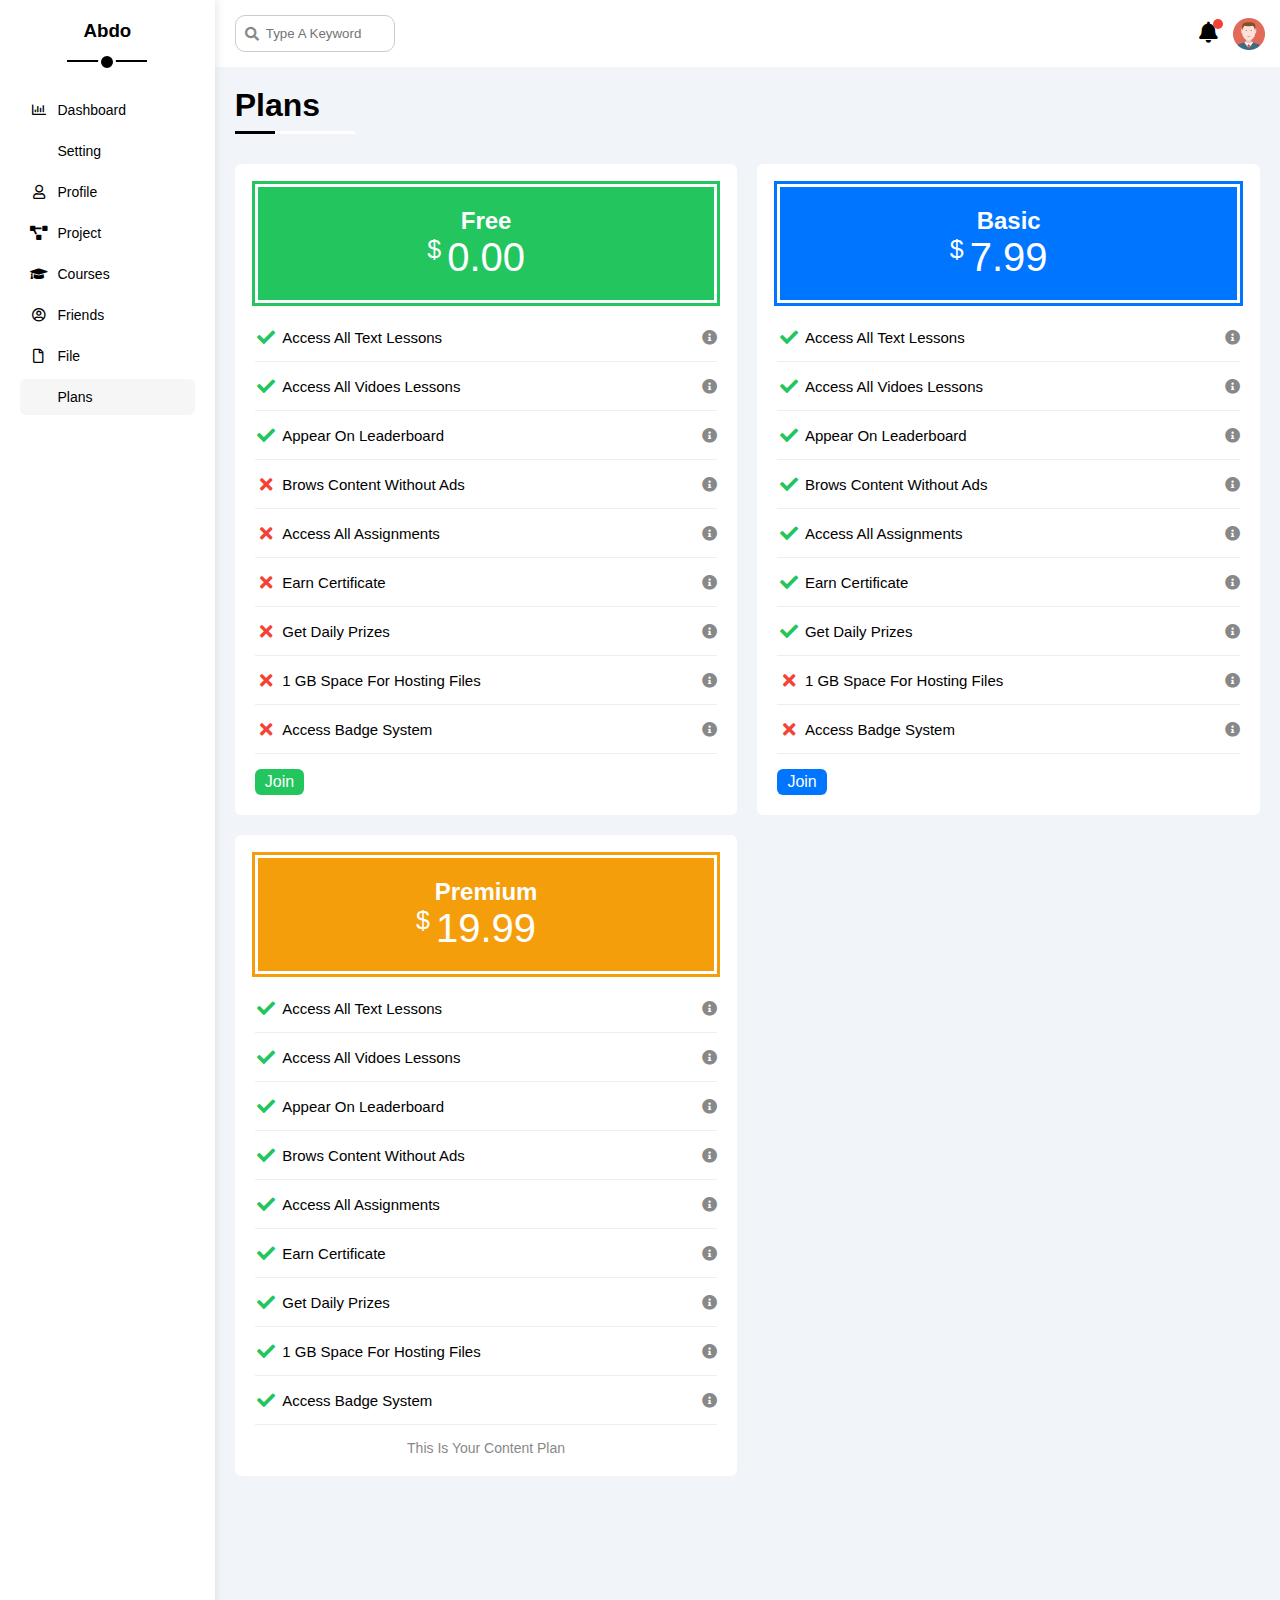
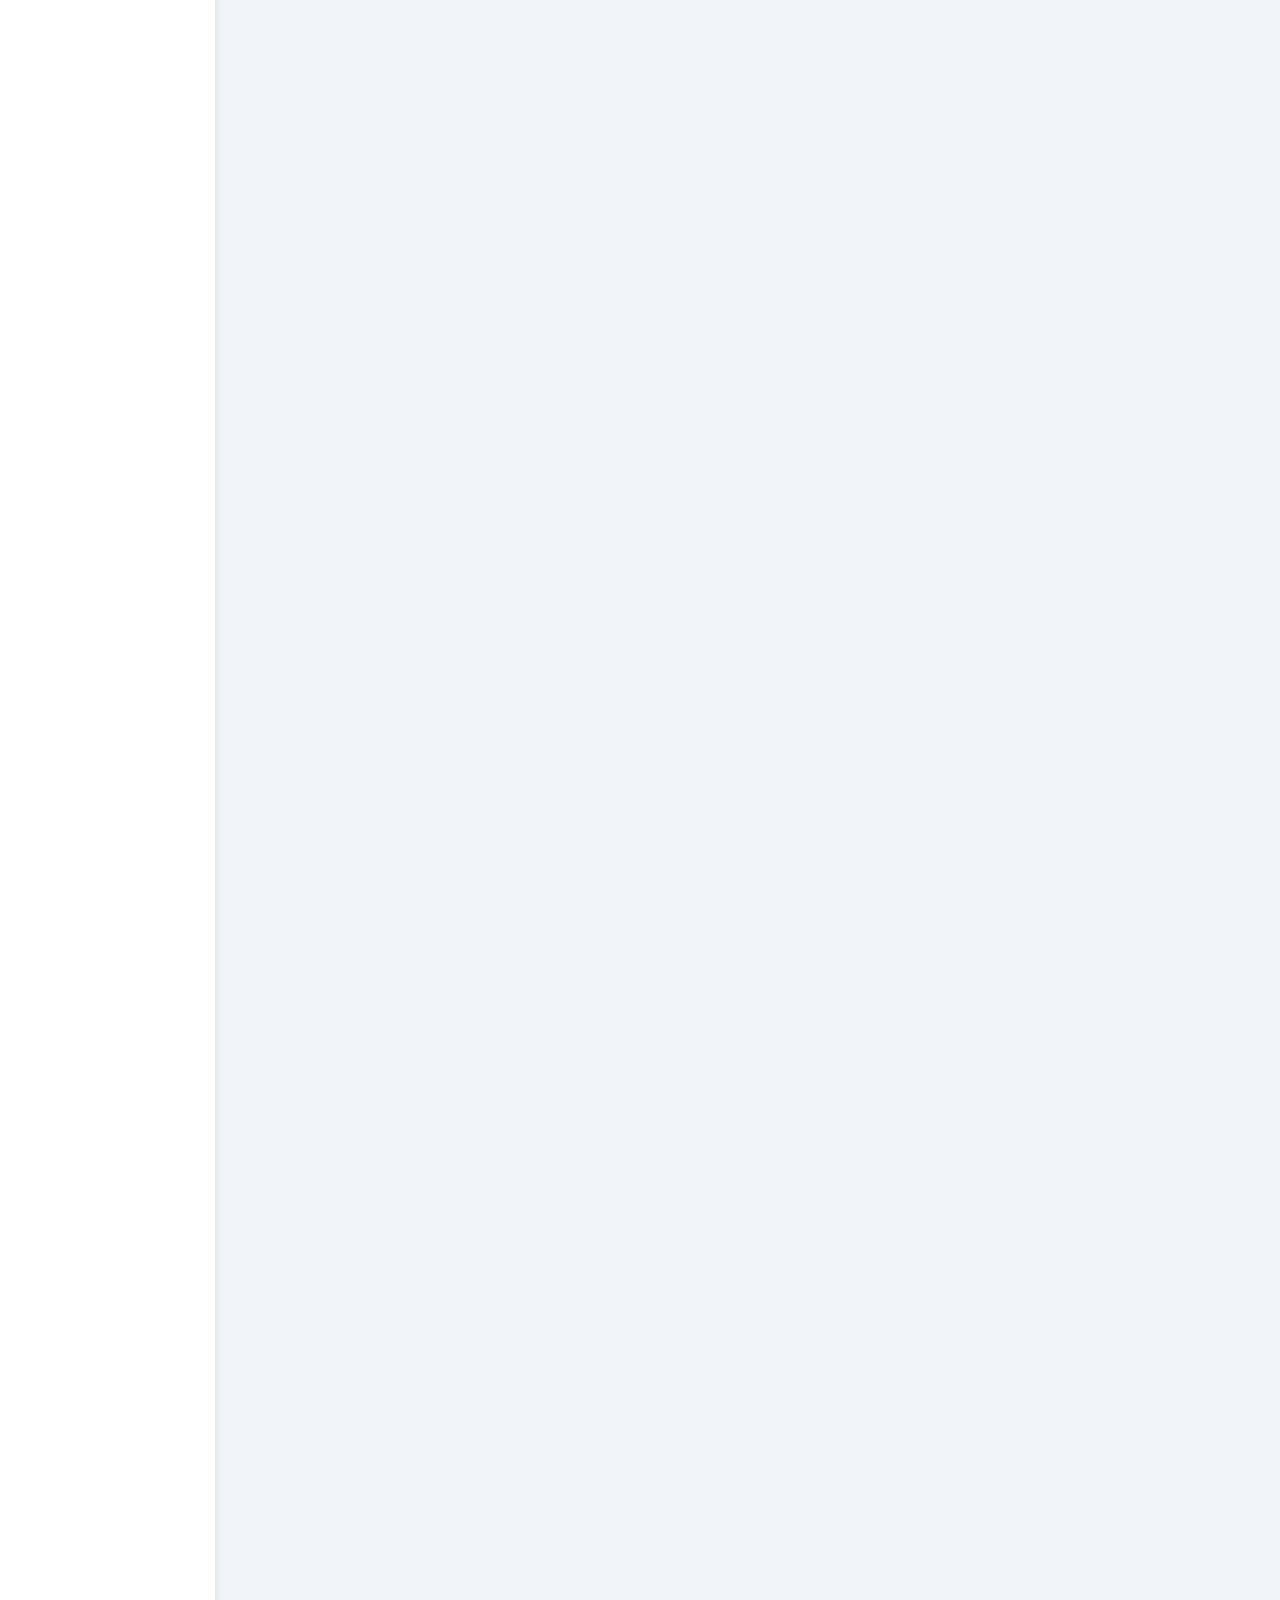
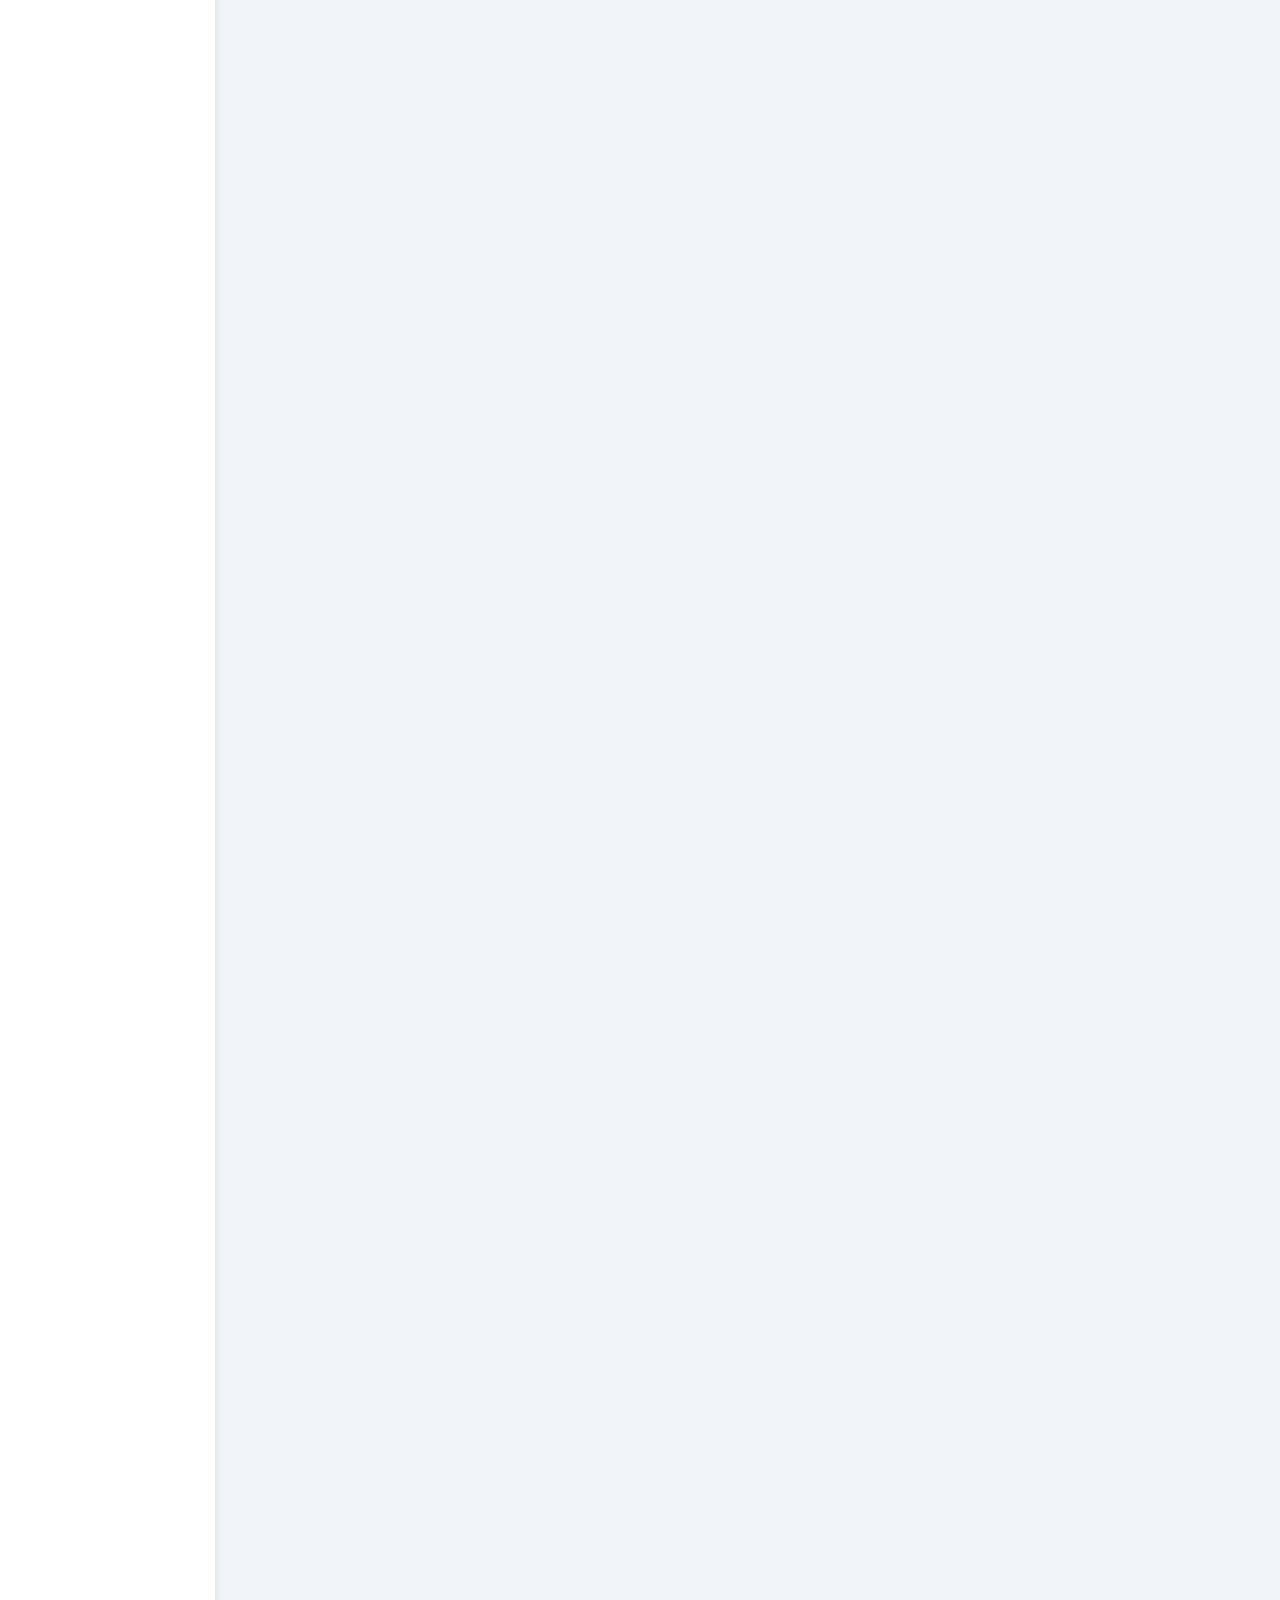
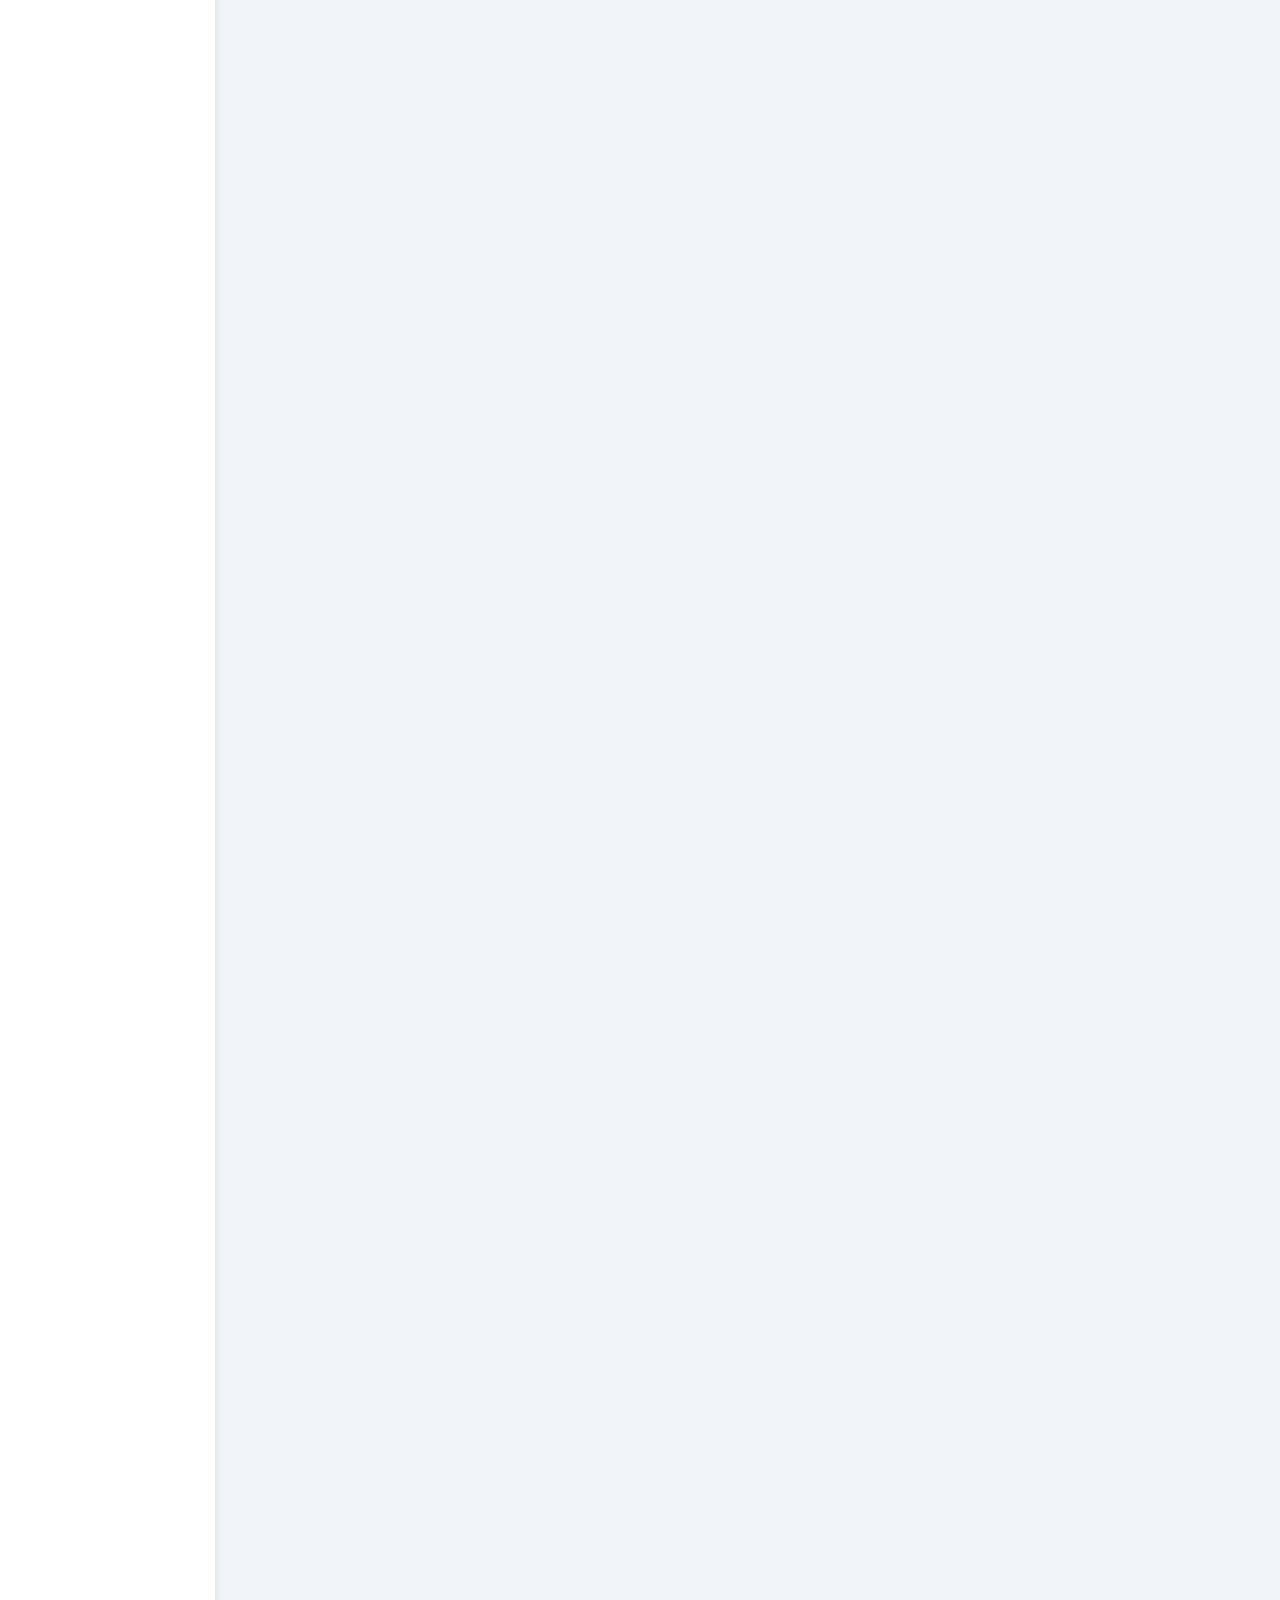
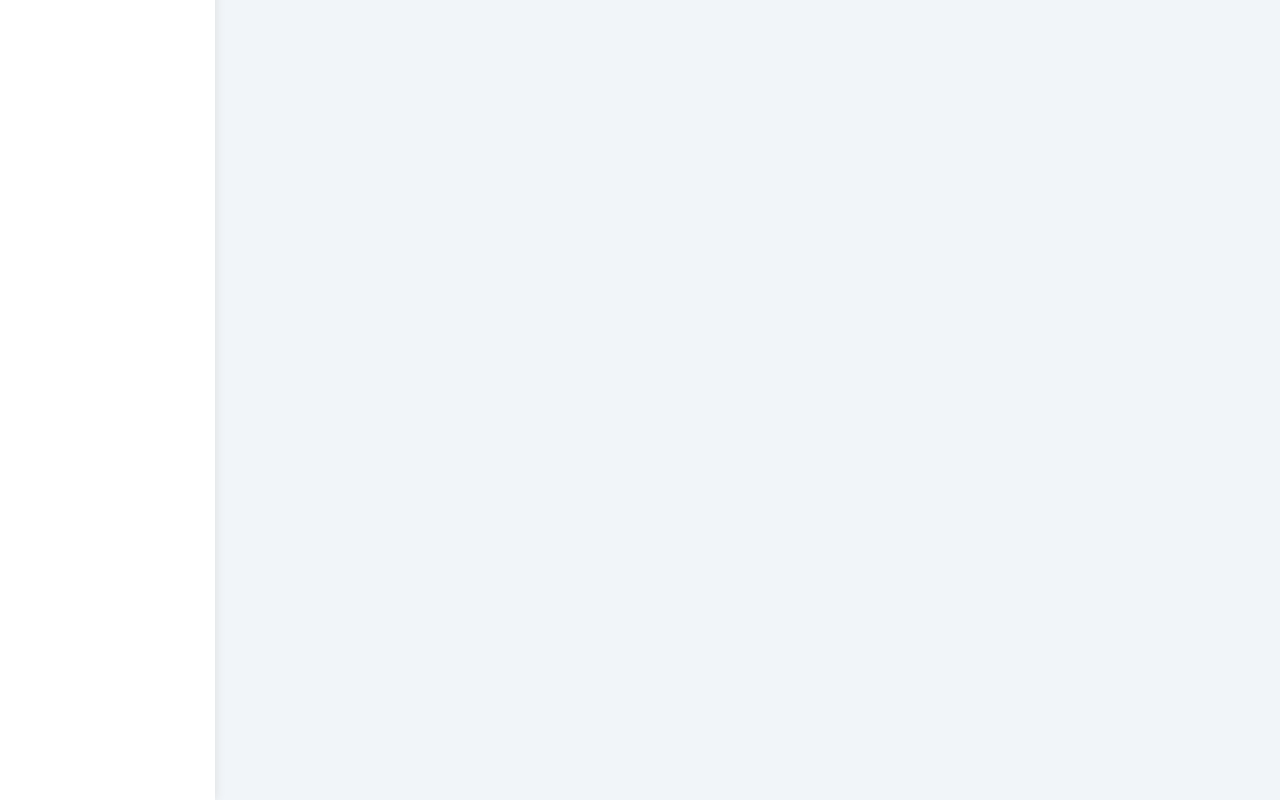
<file: plans.html>
<!DOCTYPE html>
<html lang="en">
<head>
    <meta charset="UTF-8">
    <title>Abdo||temblet-4</title>
    <link rel="stylesheet" href="css/all.min.css">
    <link rel="stylesheet" href="css/framework.css">
    <link rel="stylesheet" href="css/temblet-4.css">
</head>
<body> 
    <div class="page d-flex">
        <!-- start sidbar -->
        <div class="sidbar bg-white p-20 p-relative">
            <h3 class="p-relative text-c mt-0 text-capit">abdo</h3>
            <ul>
                <li>
                    <a class="d-flex align-center fs-14 c-black rad-6 p-10" href="mune.html">
                        <i class="far fa-chart-bar fa-fw"></i>
                        <span class="text-capit">dashboard</span>
                    </a>
                </li>
                <li>
                    <a class="d-flex align-center fs-14 c-black rad-6 p-10" href="setting.html">
                        <i class="far fa-gear fa-fw"></i>
                        <span class="text-capit">setting</span>
                    </a>
                </li>
                <li>
                    <a class="d-flex align-center fs-14 c-black rad-6 p-10" href="prifile.html">
                        <i class="far fa-regular fa-user fa-fw"></i>
                        <span class="text-capit">profile</span>
                    </a>
                </li>
                <li>
                    <a class="d-flex align-center fs-14 c-black rad-6 p-10" href="project.html">
                        <i class="fas fa-project-diagram fa-fw"></i>
                        <span class="text-capit">project</span>
                    </a>
                </li>
                <li>
                    <a class="d-flex align-center fs-14 c-black rad-6 p-10" href="courses.html">
                        <i class="fas fa-graduation-cap fa-fw"></i>
                        <span class="text-capit">courses</span>
                    </a>
                </li>
                <li>
                    <a class="d-flex align-center fs-14 c-black rad-6 p-10" href="friends.html">
                        <i class="far fa-user-circle fa-fw"></i>
                        <span class="text-capit">friends</span>
                    </a>
                </li>
                <li>
                    <a class="d-flex align-center fs-14 c-black rad-6 p-10" href="file.html">
                        <i class="far fa-file fa-fw"></i>
                        <span class="text-capit">file</span>
                    </a>
                </li>
                <li>
                    <a class="active d-flex align-center fs-14 c-black rad-6 p-10" href="plans.html">
                        <i class="fas fa-fa-card-credit fa-fw"></i>
                        <span class="text-capit">plans</span>
                    </a>
                </li>
            </ul>
        </div>
        <!-- end sidbar -->
        <!-- start content -->
        <div class="content w-full">
            <!-- start head -->
            <div class="head bg-white p-15 between-flex">
                <div class="search p-relative">
                    <input type="search" placeholder="type a keyword" class="p-10 rad-10">
                </div>
                <div class="icon d-flex align-center">
                    <span class="img p-relative">
                        <i class="fas fa-regular fa-bell fa-lg"></i>
                    </span>
                    <img src="image/avatar.png" alt="">
                </div>
            </div>
            <!-- end head -->
            <h1 class="p-relative text-capit">plans</h1>
            <!-- start plans page -->
            <div class="plans-page text-capit d-grid gap-20 m-20">
                <div class="plan green bg-white p-20 rad-6">
                    <div class="top text-c p-20 bg-green mb-10">
                        <h2 class="m-0 c-white">free</h2>
                        <div class="price c-white"><span>$</span>0.00</div>
                    </div>
                    <ul class="m-0">
                        <li>
                            <i class="fas fa-check fa-fw yes"></i>
                            <span>access all text lessons</span>
                            <i class="fas fa-info-circle help"></i>
                        </li>
                        <li>
                            <i class="fas fa-check fa-fw yes"></i>
                            <span>access all vidoes lessons</span>
                            <i class="fas fa-info-circle help"></i>
                        </li>
                        <li>
                            <i class="fas fa-check fa-fw yes"></i>
                            <span>appear on leaderboard</span>
                            <i class="fas fa-info-circle help"></i>
                        </li>
                        <li>
                            <i class="fas fa-check fa-fw"></i>
                            <span>brows content without ads</span>
                            <i class="fas fa-info-circle help"></i>
                        </li>
                        <li>
                            <i class="fas fa-check fa-fw"></i>
                            <span>access all assignments</span>
                            <i class="fas fa-info-circle help"></i>
                        </li>
                        <li>
                            <i class="fas fa-check fa-fw"></i>
                            <span>earn certificate</span>
                            <i class="fas fa-info-circle help"></i>
                        </li>
                        <li>
                            <i class="fas fa-check fa-fw"></i>
                            <span>get daily prizes</span>
                            <i class="fas fa-info-circle help"></i>
                        </li>
                        <li>
                            <i class="fas fa-check fa-fw"></i>
                            <span>1 GB space for hosting files</span>
                            <i class="fas fa-info-circle help"></i>
                        </li>
                        <li>
                            <i class="fas fa-check fa-fw"></i>
                            <span>access badge system</span>
                            <i class="fas fa-info-circle help"></i>
                        </li>
                    </ul>
                    <a href="#" class="mt-15 c-white bg-green w-fit btn-shape d-block">join</a>
                </div>
                <div class="plan blue bg-white p-20 rad-6">
                    <div class="top text-c p-20 bg-blue mb-10">
                        <h2 class="m-0 c-white">basic</h2>
                        <div class="price c-white"><span>$</span>7.99</div>
                    </div>
                    <ul class="m-0">
                        <li>
                            <i class="fas fa-check fa-fw yes"></i>
                            <span>access all text lessons</span>
                            <i class="fas fa-info-circle help"></i>
                        </li>
                        <li>
                            <i class="fas fa-check fa-fw yes"></i>
                            <span>access all vidoes lessons</span>
                            <i class="fas fa-info-circle help"></i>
                        </li>
                        <li>
                            <i class="fas fa-check fa-fw yes"></i>
                            <span>appear on leaderboard</span>
                            <i class="fas fa-info-circle help"></i>
                        </li>
                        <li>
                            <i class="fas fa-check fa-fw yes"></i>
                            <span>brows content without ads</span>
                            <i class="fas fa-info-circle help"></i>
                        </li>
                        <li>
                            <i class="fas fa-check fa-fw yes"></i>
                            <span>access all assignments</span>
                            <i class="fas fa-info-circle help"></i>
                        </li>
                        <li>
                            <i class="fas fa-check fa-fw yes"></i>
                            <span>earn certificate</span>
                            <i class="fas fa-info-circle help"></i>
                        </li>
                        <li>
                            <i class="fas fa-check fa-fw yes"></i>
                            <span>get daily prizes</span>
                            <i class="fas fa-info-circle help"></i>
                        </li>
                        <li>
                            <i class="fas fa-check fa-fw"></i>
                            <span>1 GB space for hosting files</span>
                            <i class="fas fa-info-circle help"></i>
                        </li>
                        <li>
                            <i class="fas fa-check fa-fw"></i>
                            <span>access badge system</span>
                            <i class="fas fa-info-circle help"></i>
                        </li>
                    </ul>
                    <a href="#" class="mt-15 c-white bg-blue w-fit btn-shape d-block">join</a>
                </div>
                <div class="plan orange bg-white p-20 rad-6">
                    <div class="top text-c p-20 bg-orange mb-10">
                        <h2 class="m-0 c-white">premium</h2>
                        <div class="price c-white"><span>$</span>19.99</div>
                    </div>
                    <ul class="m-0">
                        <li>
                            <i class="fas fa-check fa-fw yes"></i>
                            <span>access all text lessons</span>
                            <i class="fas fa-info-circle help"></i>
                        </li>
                        <li>
                            <i class="fas fa-check fa-fw yes"></i>
                            <span>access all vidoes lessons</span>
                            <i class="fas fa-info-circle help"></i>
                        </li>
                        <li>
                            <i class="fas fa-check fa-fw yes"></i>
                            <span>appear on leaderboard</span>
                            <i class="fas fa-info-circle help"></i>
                        </li>
                        <li>
                            <i class="fas fa-check fa-fw yes"></i>
                            <span>brows content without ads</span>
                            <i class="fas fa-info-circle help"></i>
                        </li>
                        <li>
                            <i class="fas fa-check fa-fw yes"></i>
                            <span>access all assignments</span>
                            <i class="fas fa-info-circle help"></i>
                        </li>
                        <li>
                            <i class="fas fa-check fa-fw yes"></i>
                            <span>earn certificate</span>
                            <i class="fas fa-info-circle help"></i>
                        </li>
                        <li>
                            <i class="fas fa-check fa-fw yes"></i>
                            <span>get daily prizes</span>
                            <i class="fas fa-info-circle help"></i>
                        </li>
                        <li>
                            <i class="fas fa-check fa-fw yes"></i>
                            <span>1 GB space for hosting files</span>
                            <i class="fas fa-info-circle help"></i>
                        </li>
                        <li>
                            <i class="fas fa-check fa-fw yes"></i>
                            <span>access badge system</span>
                            <i class="fas fa-info-circle help"></i>
                        </li>
                    </ul>
                    <span class="c-grey text-c d-block mt-15 fs-14">this is your content plan</span>
                </div>
            </div>
            <!-- end plans page -->
        </div>
    </div>
</body>
</html
</file>
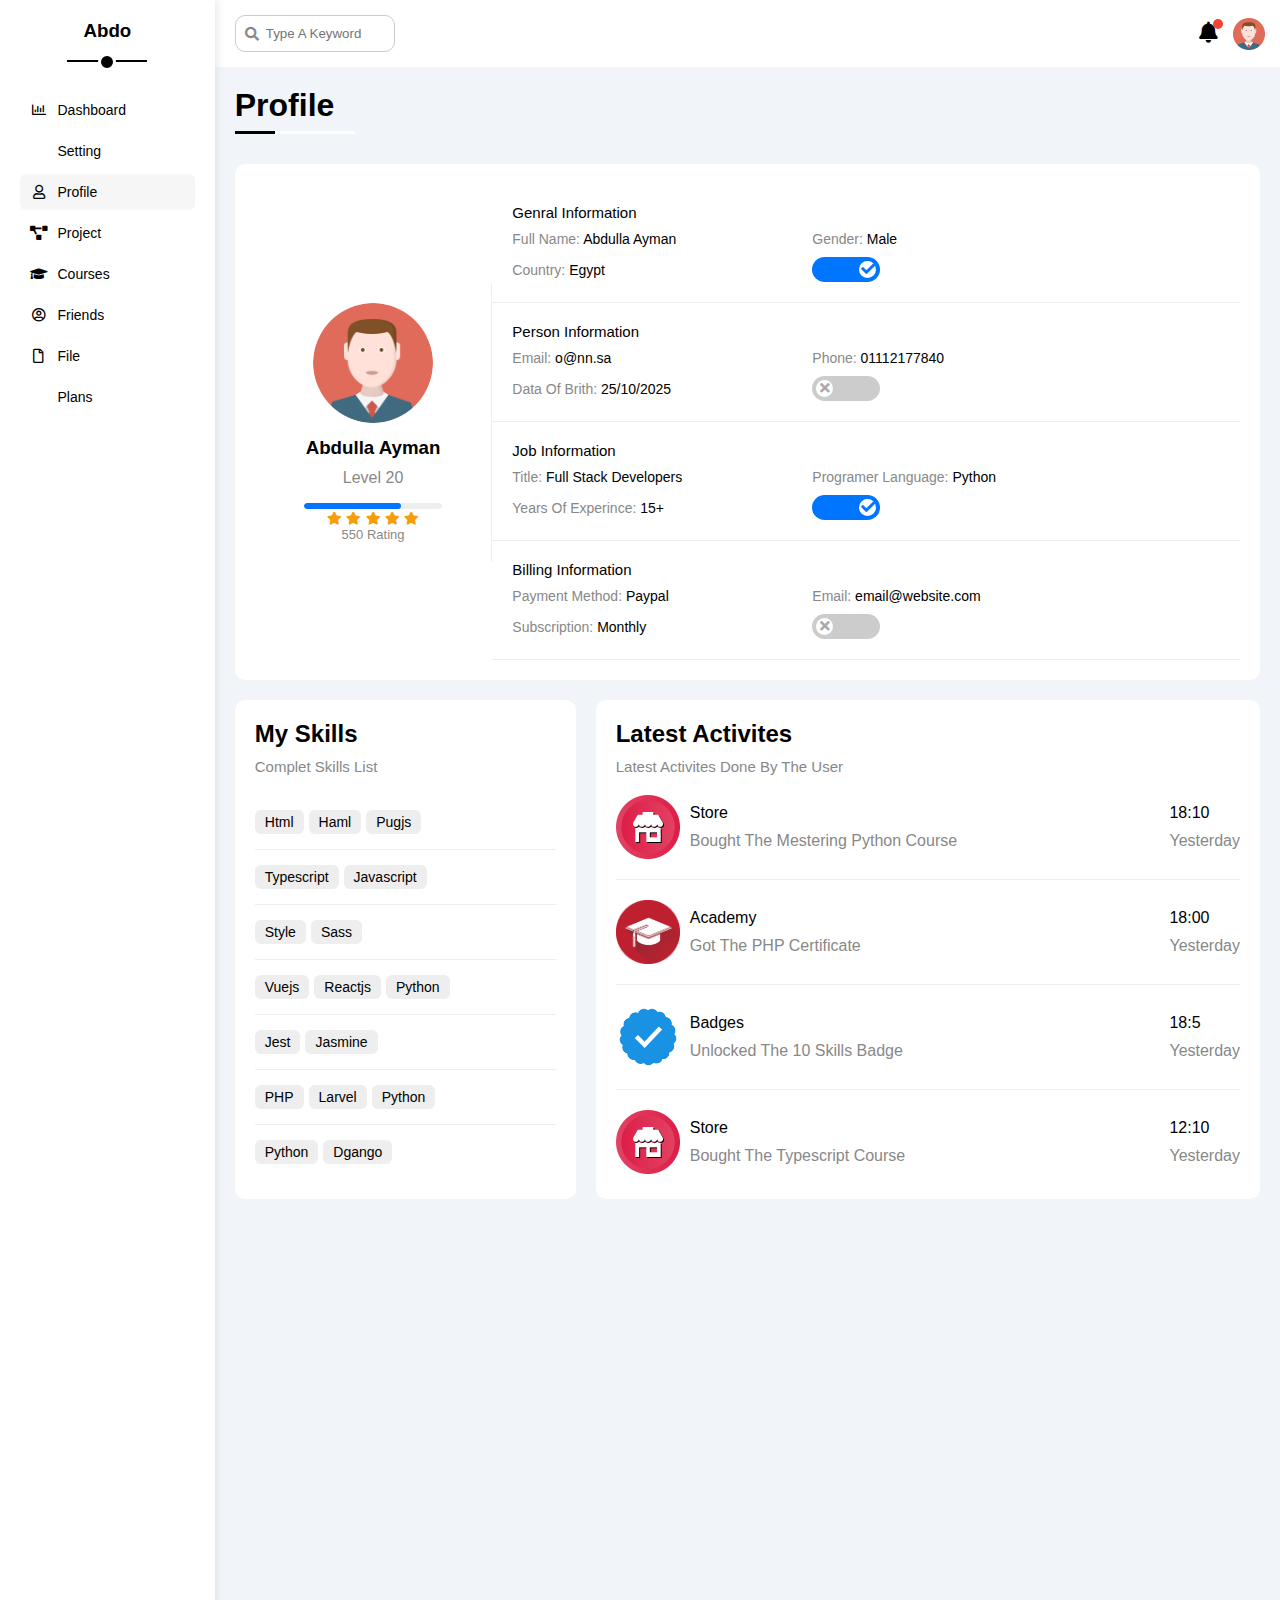
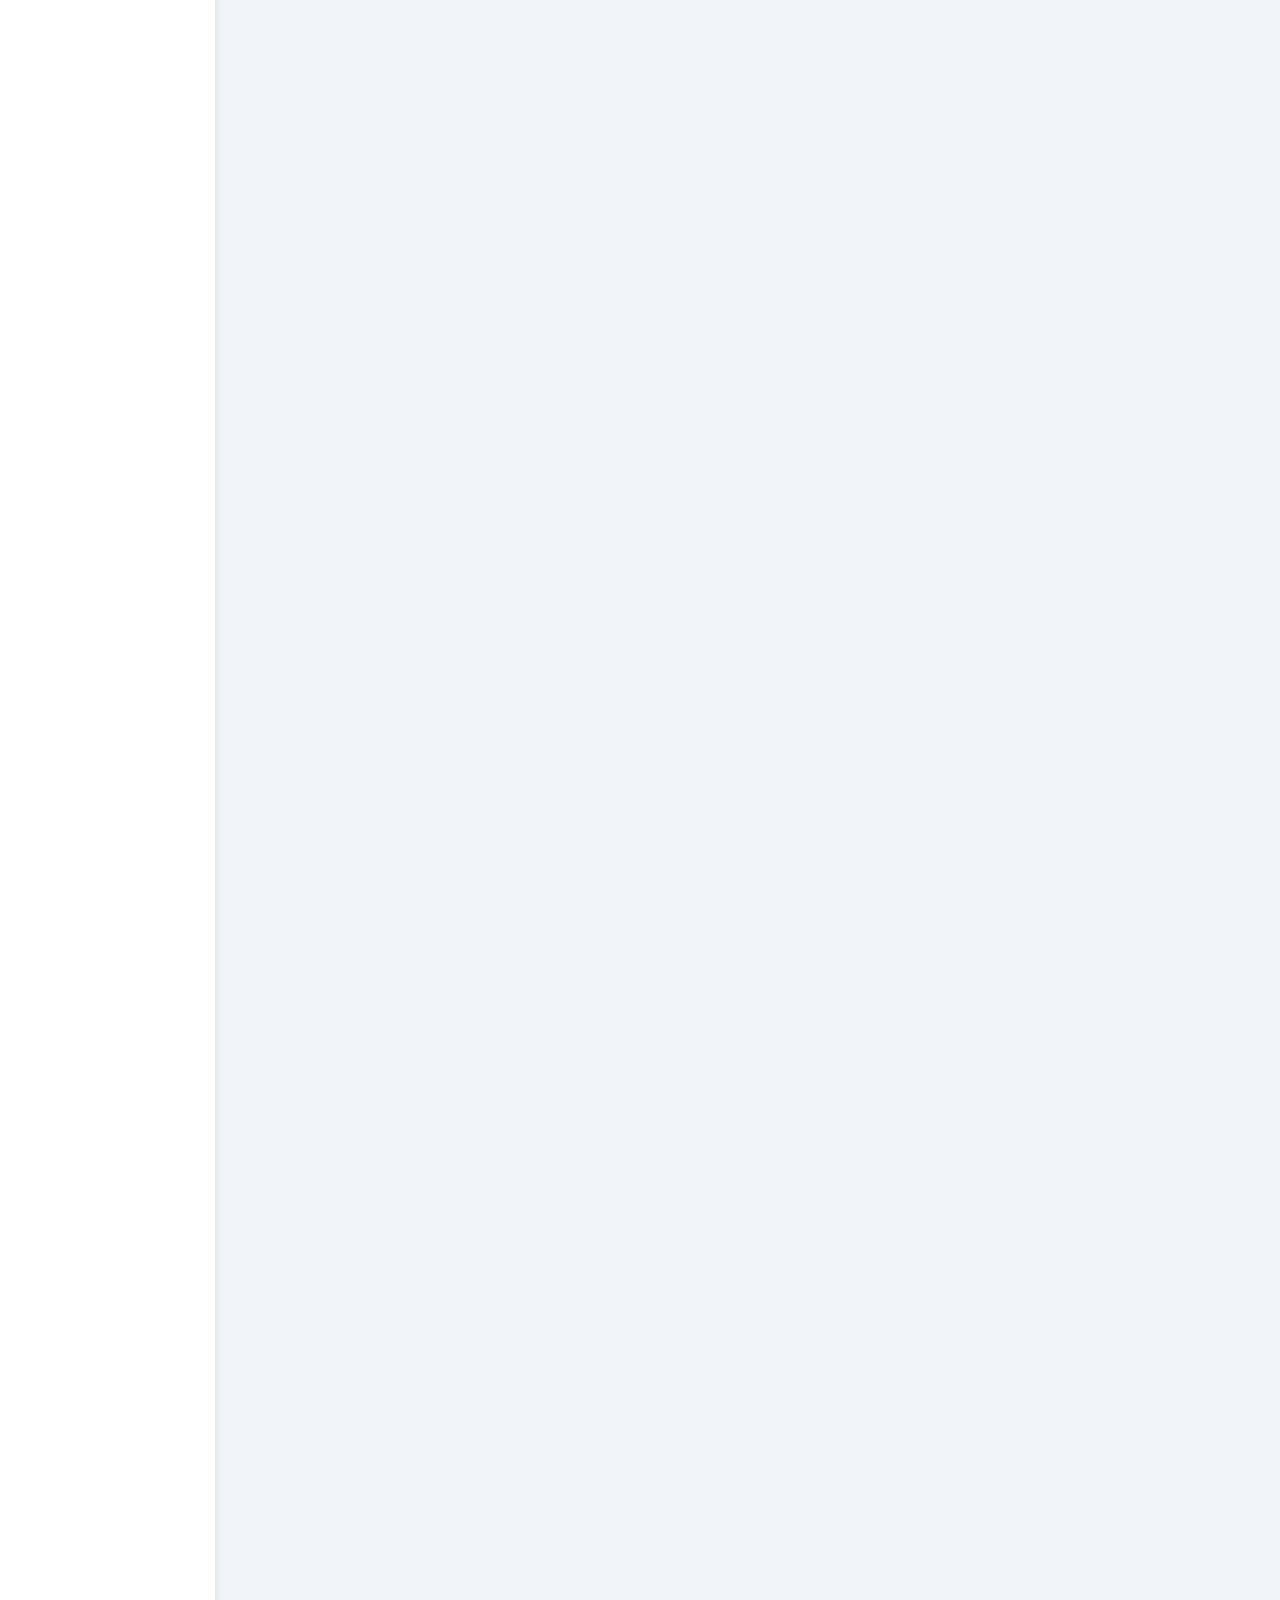
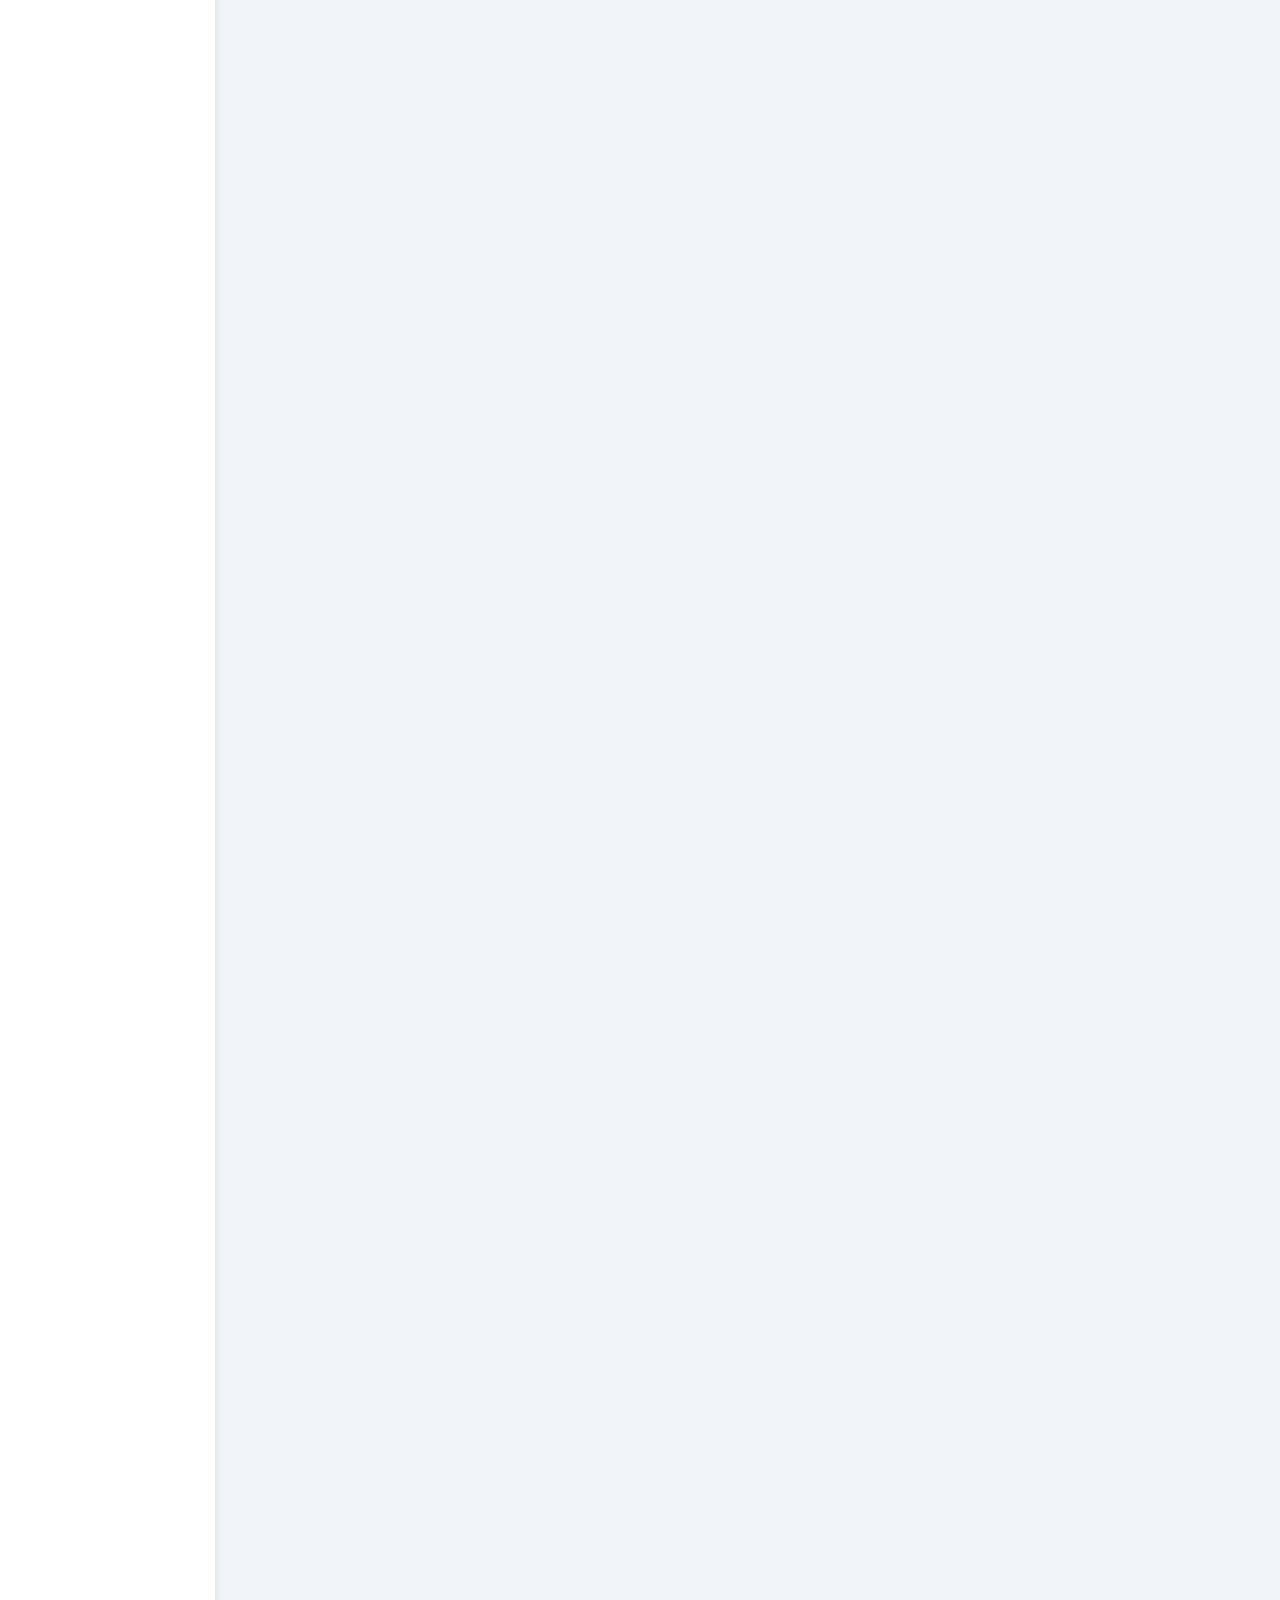
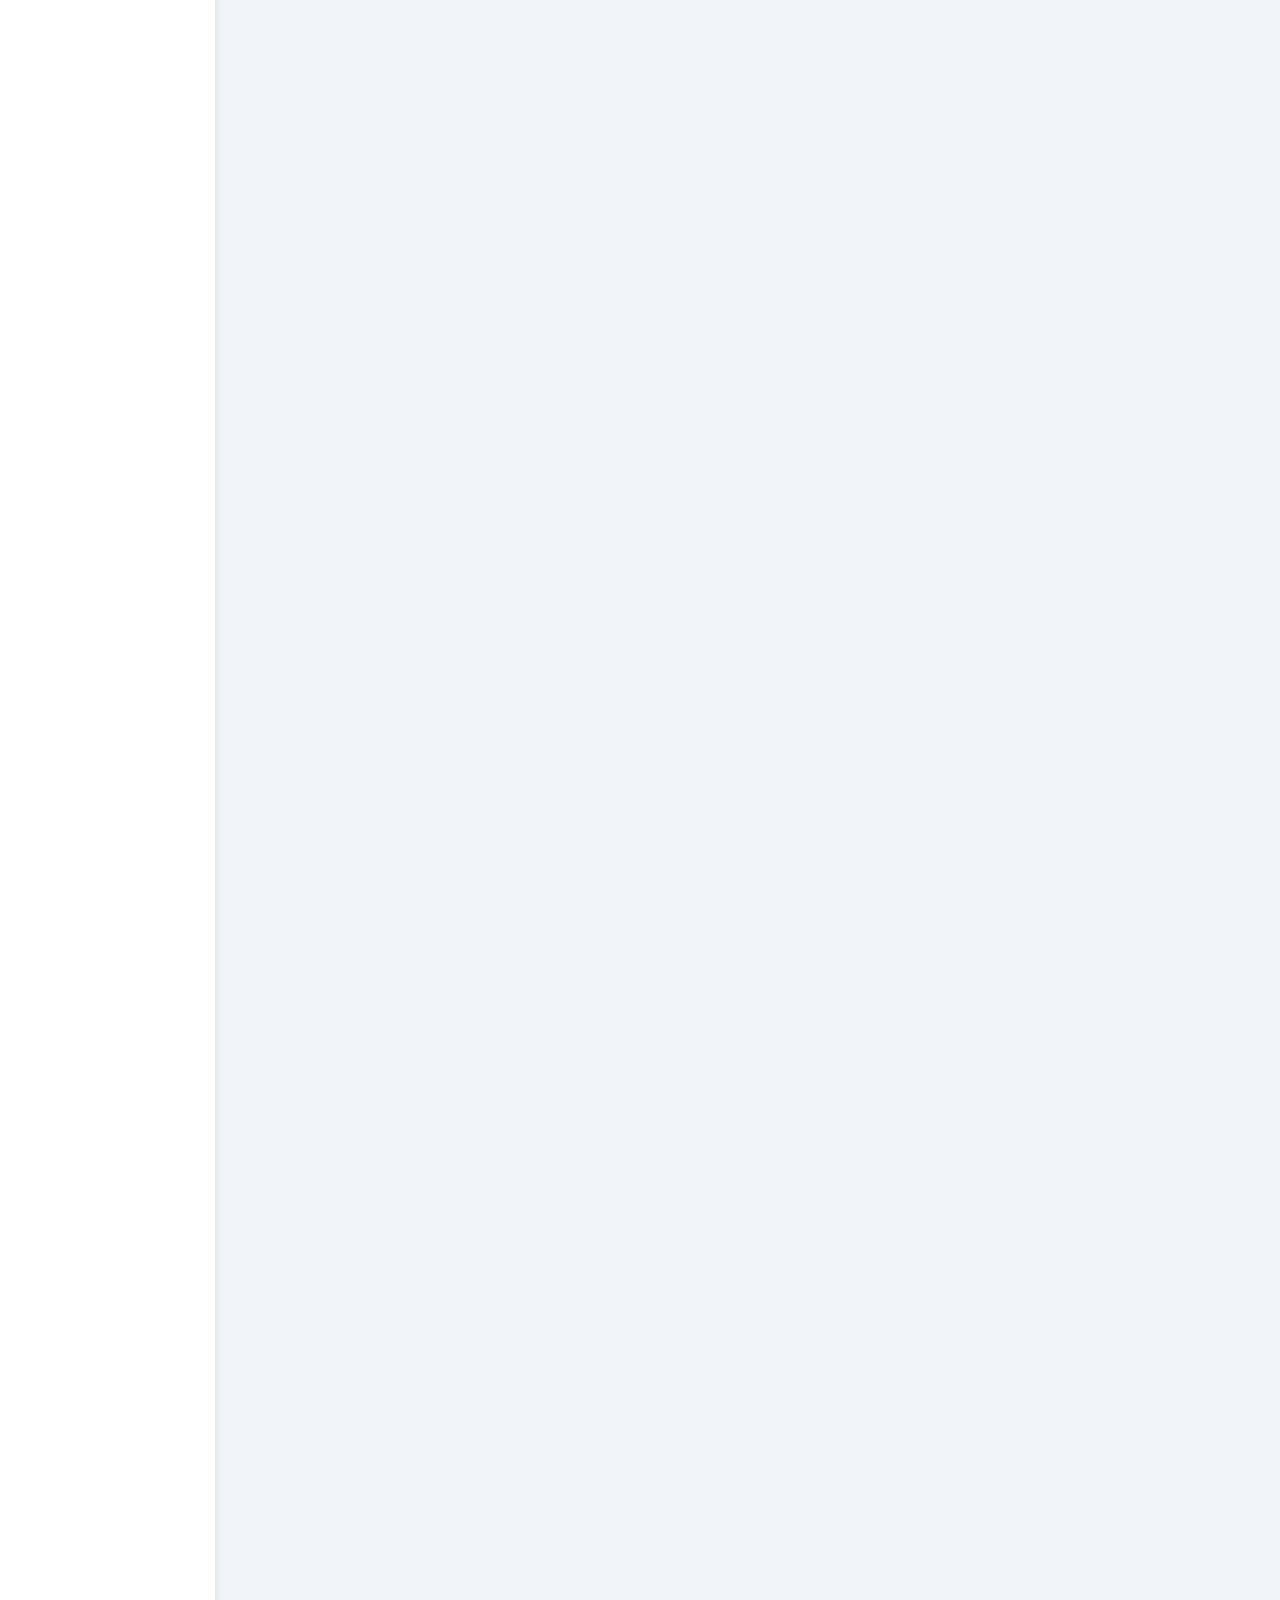
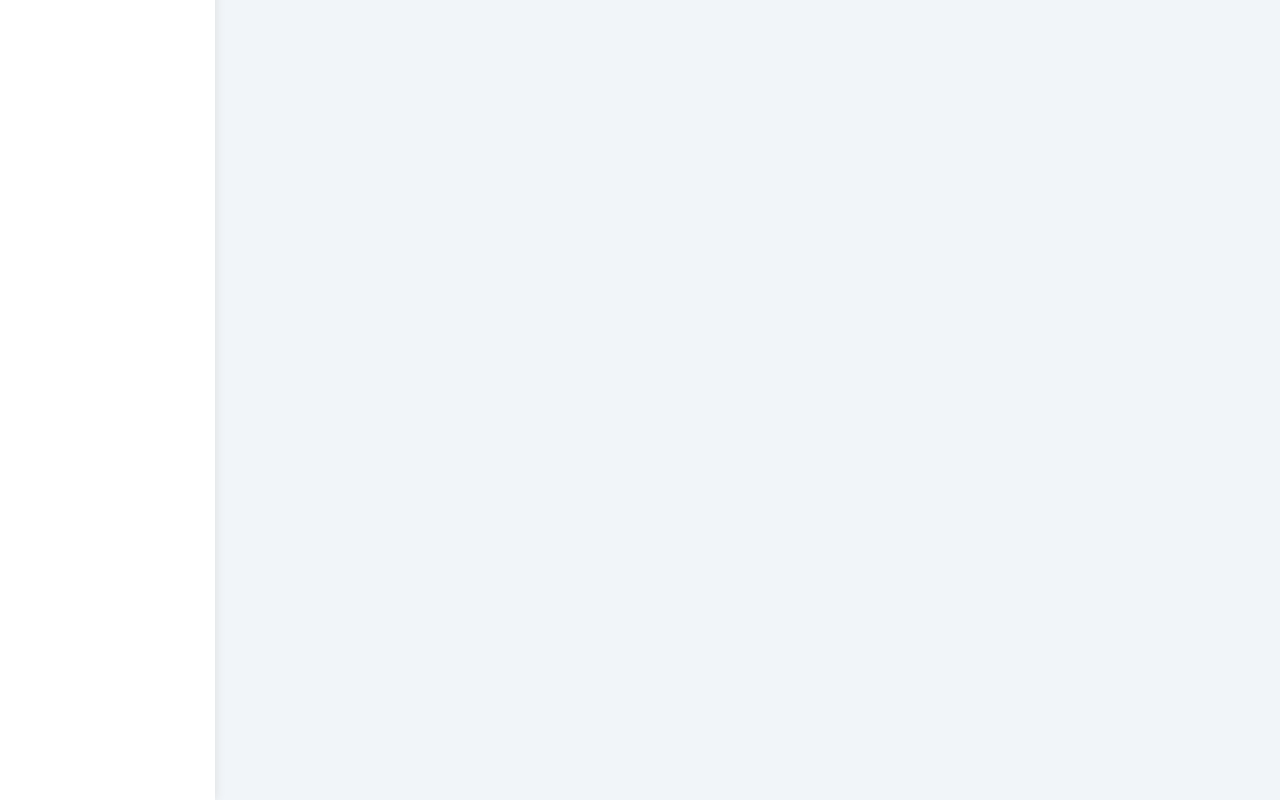
<file: prifile.html>
<!DOCTYPE html>
<html lang="en">
<head>
    <meta charset="UTF-8">
    <title>Abdo||temblet-4</title>
    <link rel="stylesheet" href="css/all.min.css">
    <link rel="stylesheet" href="css/framework.css">
    <link rel="stylesheet" href="css/temblet-4.css">
</head>
<body> 
    <div class="page d-flex">
        <!-- start sidbar -->
        <div class="sidbar bg-white p-20 p-relative">
            <h3 class="p-relative text-c mt-0 text-capit">abdo</h3>
            <ul>
                <li>
                    <a class="d-flex align-center fs-14 c-black rad-6 p-10" href="index.html">
                        <i class="far fa-chart-bar fa-fw"></i>
                        <span class="text-capit">dashboard</span>
                    </a>
                </li>
                <li>
                    <a class="d-flex align-center fs-14 c-black rad-6 p-10" href="setting.html">
                        <i class="far fa-gear fa-fw"></i>
                        <span class="text-capit">setting</span>
                    </a>
                </li>
                <li>
                    <a class="active d-flex align-center fs-14 c-black rad-6 p-10" href="prifile.html">
                        <i class="far fa-regular fa-user fa-fw"></i>
                        <span class="text-capit">profile</span>
                    </a>
                </li>
                <li>
                    <a class="d-flex align-center fs-14 c-black rad-6 p-10" href="project.html">
                        <i class="fas fa-project-diagram fa-fw"></i>
                        <span class="text-capit">project</span>
                    </a>
                </li>
                <li>
                    <a class="d-flex align-center fs-14 c-black rad-6 p-10" href="courses.html">
                        <i class="fas fa-graduation-cap fa-fw"></i>
                        <span class="text-capit">courses</span>
                    </a>
                </li>
                <li>
                    <a class="d-flex align-center fs-14 c-black rad-6 p-10" href="friends.html">
                        <i class="far fa-user-circle fa-fw"></i>
                        <span class="text-capit">friends</span>
                    </a>
                </li>
                <li>
                    <a class="d-flex align-center fs-14 c-black rad-6 p-10" href="file.html">
                        <i class="far fa-file fa-fw"></i>
                        <span class="text-capit">file</span>
                    </a>
                </li>
                <li>
                    <a class="d-flex align-center fs-14 c-black rad-6 p-10" href="plans.html">
                        <i class="far fa-fa-credit-card fa-fw"></i>
                        <span class="text-capit">plans</span>
                    </a>
                </li>
            </ul>
        </div>
        <!-- end sidbar -->
        <!-- start content -->
        <div class="content w-full">
            <!-- start head -->
            <div class="head bg-white p-15 between-flex">
                <div class="search p-relative">
                    <input type="search" placeholder="type a keyword" class="p-10 rad-10">
                </div>
                <div class="icon d-flex align-center">
                    <span class="img p-relative">
                        <i class="fas fa-regular fa-bell fa-lg"></i>
                    </span>
                    <img src="image/avatar.png" alt="">
                </div>
            </div>
            <!-- end head -->
            <h1 class="p-relative text-capit">profile</h1>
            <!-- start profile page -->
            <div class="profile-page m-20">
                <!-- start over view -->
                <div class="over-view list-globle d-flex align-center">
                    <div class="img-box">
                        <img src="image/avatar.png" alt="" class="rad-half mb-10">
                        <h3 class="text-capit m-0">abdulla ayman</h3>
                        <p class="text-capit text-capit c-grey mt-10">level 20</p>
                        <div class="level rad-6 bg-eee p-relative">
                            <span style="width: 70%;"></span>
                        </div>
                        <div class="rating">
                            <i class="fas fa-star c-orange fs-13"></i>
                            <i class="fas fa-star c-orange fs-13"></i>
                            <i class="fas fa-star c-orange fs-13"></i>
                            <i class="fas fa-star c-orange fs-13"></i>
                            <i class="fas fa-star c-orange fs-13"></i>
                        </div>
                        <p class="text-capit c-grey fs-13 m-0">550 rating</p>
                    </div>
                    <div class="info-box w-full text-c-mopile">
                        <div class="box d-flex align-center p-20">
                            <h3 class="text-capit fw-normal fs-15 m-0 w-full">genral information</h3>
                            <div class="fs-14">
                                <span class="c-grey text-capit">full name:</span>
                                <span class="text-capit">abdulla ayman</span>
                            </div>
                            <div class="fs-14">
                                <span class="c-grey text-capit">gender:</span>
                                <span class="text-capit">male</span>
                            </div>
                            <div class="fs-14">
                                <span class="c-grey text-capit">country:</span>
                                <span class="text-capit">egypt</span>
                            </div>
                            <div class="fs-14">
                                <label>
                                    <input type="checkbox" class="check-box" checked>
                                    <div class="switch"></div>
                                </label>
                            </div>
                        </div>
                        <div class="box d-flex align-center p-20">
                            <h3 class="text-capit fw-normal fs-15 m-0 w-full">person information</h3>
                            <div class="fs-14">
                                <span class="c-grey text-capit">email:</span>
                                <span class="">o@nn.sa</span>
                            </div>
                            <div class="fs-14">
                                <span class="c-grey text-capit">phone:</span>
                                <span class="text-capit">01112177840</span>
                            </div>
                            <div class="fs-14">
                                <span class="c-grey text-capit">data of brith:</span>
                                <span class="text-capit">25/10/2025</span>
                            </div>
                            <div class="fs-14">
                                <label>
                                    <input type="checkbox" class="check-box">
                                    <div class="switch"></div>
                                </label>
                            </div>
                        </div>
                        <div class="box d-flex align-center p-20">
                            <h3 class="text-capit fw-normal fs-15 m-0 w-full">job information</h3>
                            <div class="fs-14">
                                <span class="c-grey text-capit">title:</span>
                                <span class="text-capit">full stack developers</span>
                            </div>
                            <div class="fs-14">
                                <span class="c-grey text-capit">programer language:</span>
                                <span class="text-capit">python</span>
                            </div>
                            <div class="fs-14">
                                <span class="c-grey text-capit">years of experince:</span>
                                <span class="text-capit">15+</span>
                            </div>
                            <div class="fs-14">
                                <label>
                                    <input type="checkbox" class="check-box" checked>
                                    <div class="switch"></div>
                                </label>
                            </div>
                        </div>
                        <div class="box d-flex align-center p-20">
                            <h3 class="text-capit fw-normal fs-15 m-0 w-full">billing information</h3>
                            <div class="fs-14">
                                <span class="c-grey text-capit">payment method:</span>
                                <span class="text-capit">paypal</span>
                            </div>
                            <div class="fs-14">
                                <span class="c-grey text-capit">email:</span>
                                <span>email@website.com</span>
                            </div>
                            <div class="fs-14">
                                <span class="c-grey text-capit">subscription:</span>
                                <span class="text-capit">monthly</span>
                            </div>
                            <div class="fs-14">
                                <label>
                                    <input type="checkbox" class="check-box">
                                    <div class="switch"></div>
                                </label>
                            </div>
                        </div>
                    </div>
                </div>
                <!-- end over view -->
                <!-- start other data -->
                <div class="other-data d-flex gap-20">
                    <div class="skills list-globle mt-20">
                        <h2 class="h2-globele">my skills</h2>
                        <p class="text-capit c-grey fs-15 mb-20 mt-0">complet skills list</p>
                        <ul class="m-0 text-c-mopile">
                            <li class="text-capit"><span>html</span><span>haml</span><span>pugjs</span></li>
                            <li class="text-capit"><span>typescript</span><span>javascript</span></li>
                            <li class="text-capit"><span>style</span><span>sass</span></li>
                            <li class="text-capit"><span>vuejs</span><span>reactjs</span><span>python</span></li>
                            <li class="text-capit"><span>jest</span><span>jasmine</span></li>
                            <li class="text-capit"><span>PHP</span><span>larvel</span><span>python</span></li>
                            <li class="text-capit"><span>python</span><span>dgango</span></li>
                        </ul>
                    </div>
                    <div class="activites list-globle mt-20">
                        <h2 class="h2-globele">latest activites</h2>
                        <p class="text-capit c-grey fs-15 mb-20 mt-0">latest activites done by the user</p>
                        <div class="box d-flex align-center text-c-mopile">
                            <img src="image/activity-01.png" alt="">
                            <div class="info">
                                <span class="text-capit d-block mb-10">store</span>
                                <span class="text-capit c-grey">bought the mestering python course</span>
                            </div>
                            <div class="data">
                                <span class="d-block mb-10">18:10</span>
                                <span class="text-capit c-grey">yesterday</span>
                            </div>
                        </div>
                        <div class="box d-flex align-center text-c-mopile">
                            <img src="image/activity-02.png" alt="">
                            <div class="info">
                                <span class="text-capit d-block mb-10">academy</span>
                                <span class="text-capit c-grey">got the PHP certificate</span>
                            </div>
                            <div class="data">
                                <span class="d-block mb-10">18:00</span>
                                <span class="text-capit c-grey">yesterday</span>
                            </div>
                        </div>
                        <div class="box d-flex align-center text-c-mopile">
                            <img src="image/activity-03.png" alt="">
                            <div class="info">
                                <span class="text-capit d-block mb-10">badges</span>
                                <span class="text-capit c-grey">unlocked the 10 skills badge</span>
                            </div>
                            <div class="data">
                                <span class="d-block mb-10">18:5</span>
                                <span class="text-capit c-grey">yesterday</span>
                            </div>
                        </div>
                        <div class="box d-flex align-center text-c-mopile">
                            <img src="image/activity-01.png" alt="">
                            <div class="info">
                                <span class="text-capit d-block mb-10">store</span>
                                <span class="text-capit c-grey">bought the typescript course</span>
                            </div>
                            <div class="data">
                                <span class="d-block mb-10">12:10</span>
                                <span class="text-capit c-grey">yesterday</span>
                            </div>
                        </div>
                    </div>
                </div>
                <!-- end other data -->
            </div>
            <!-- end profile page -->
        </div>
        <!-- end content -->
    </div>
</body>
</html
</file>
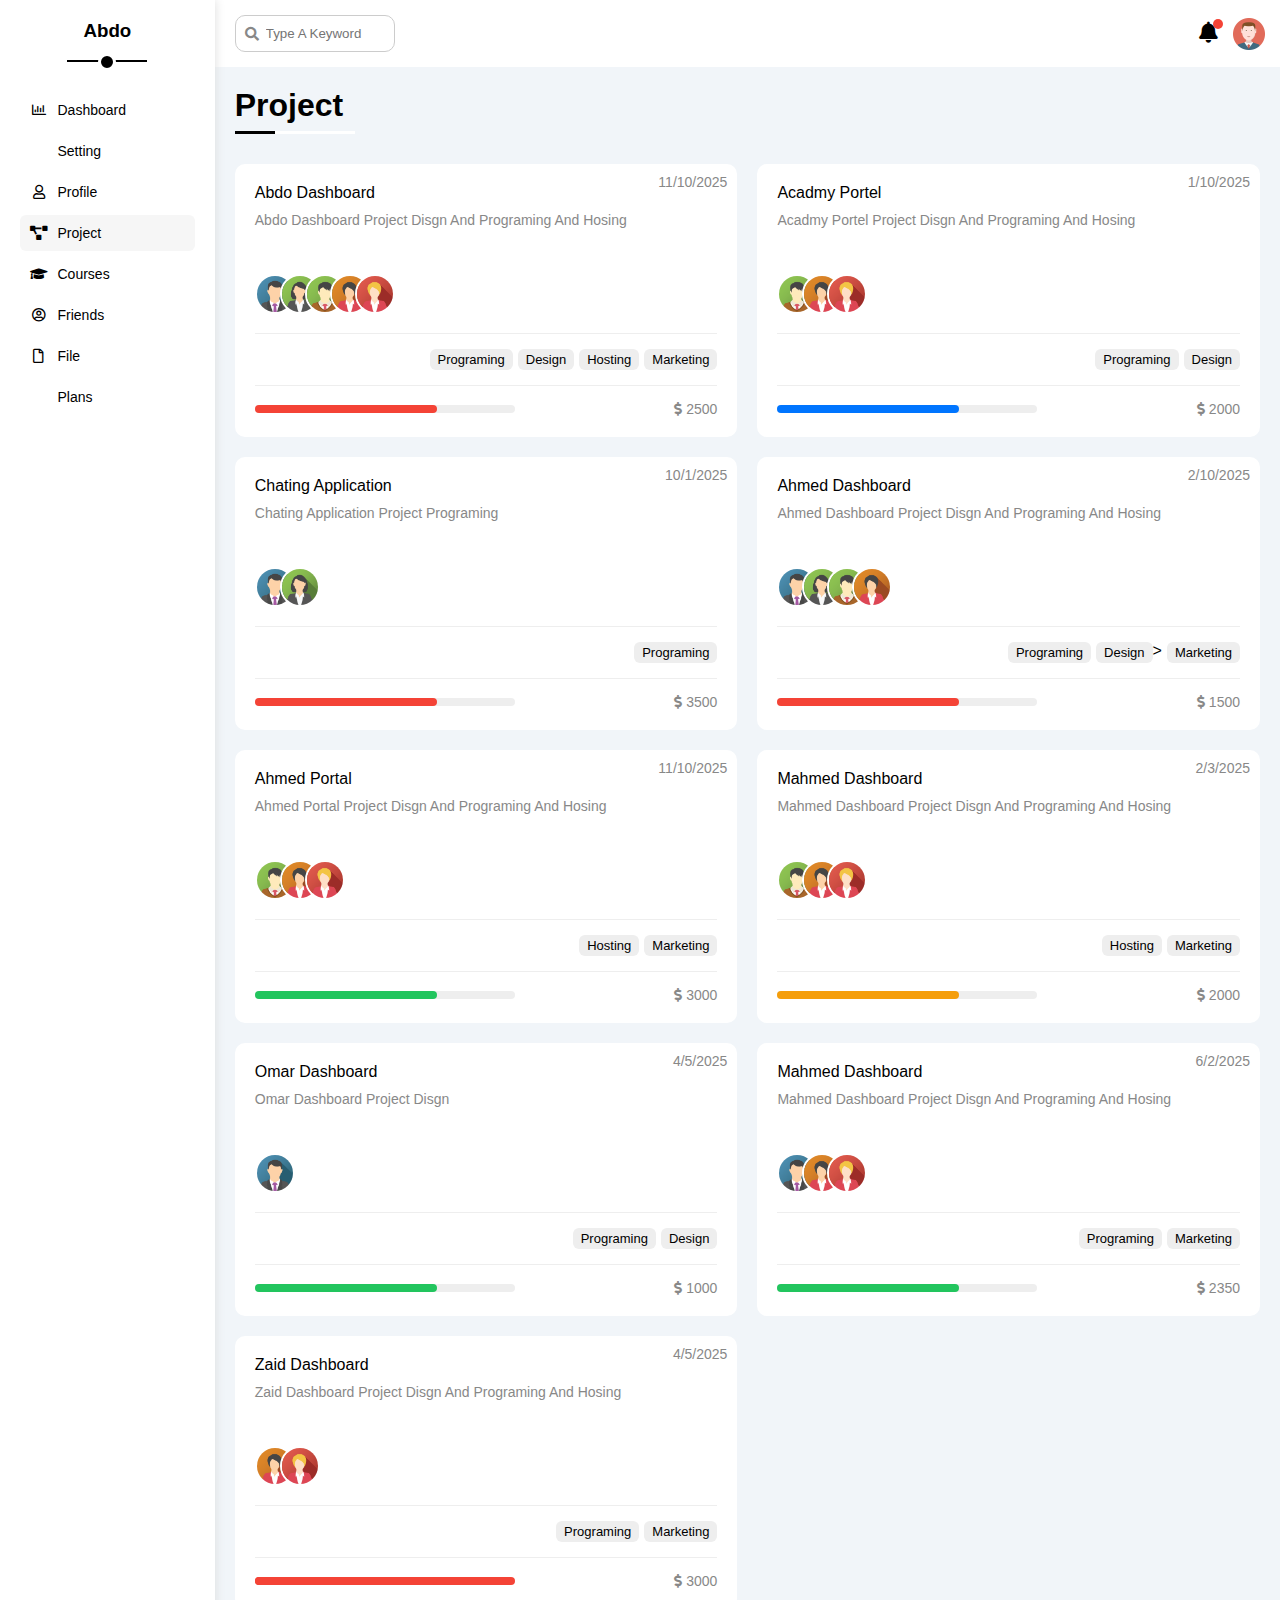
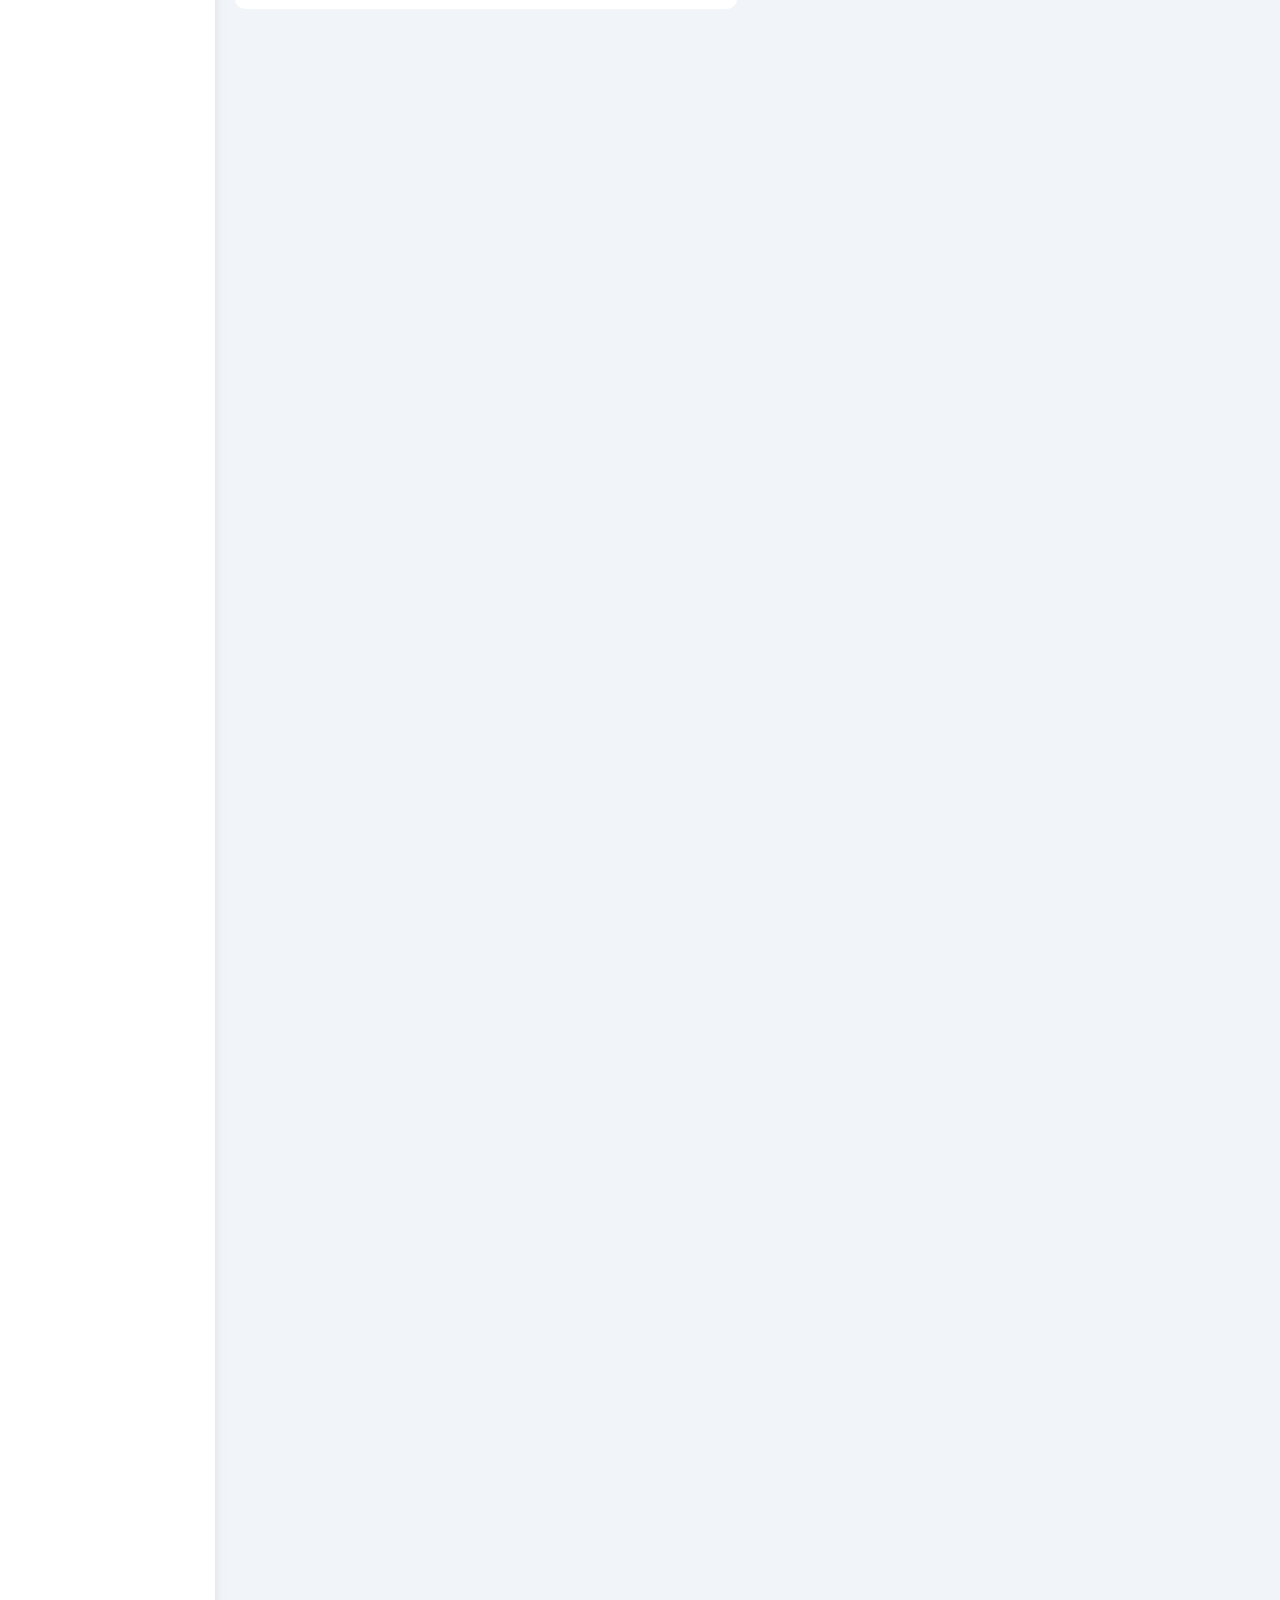
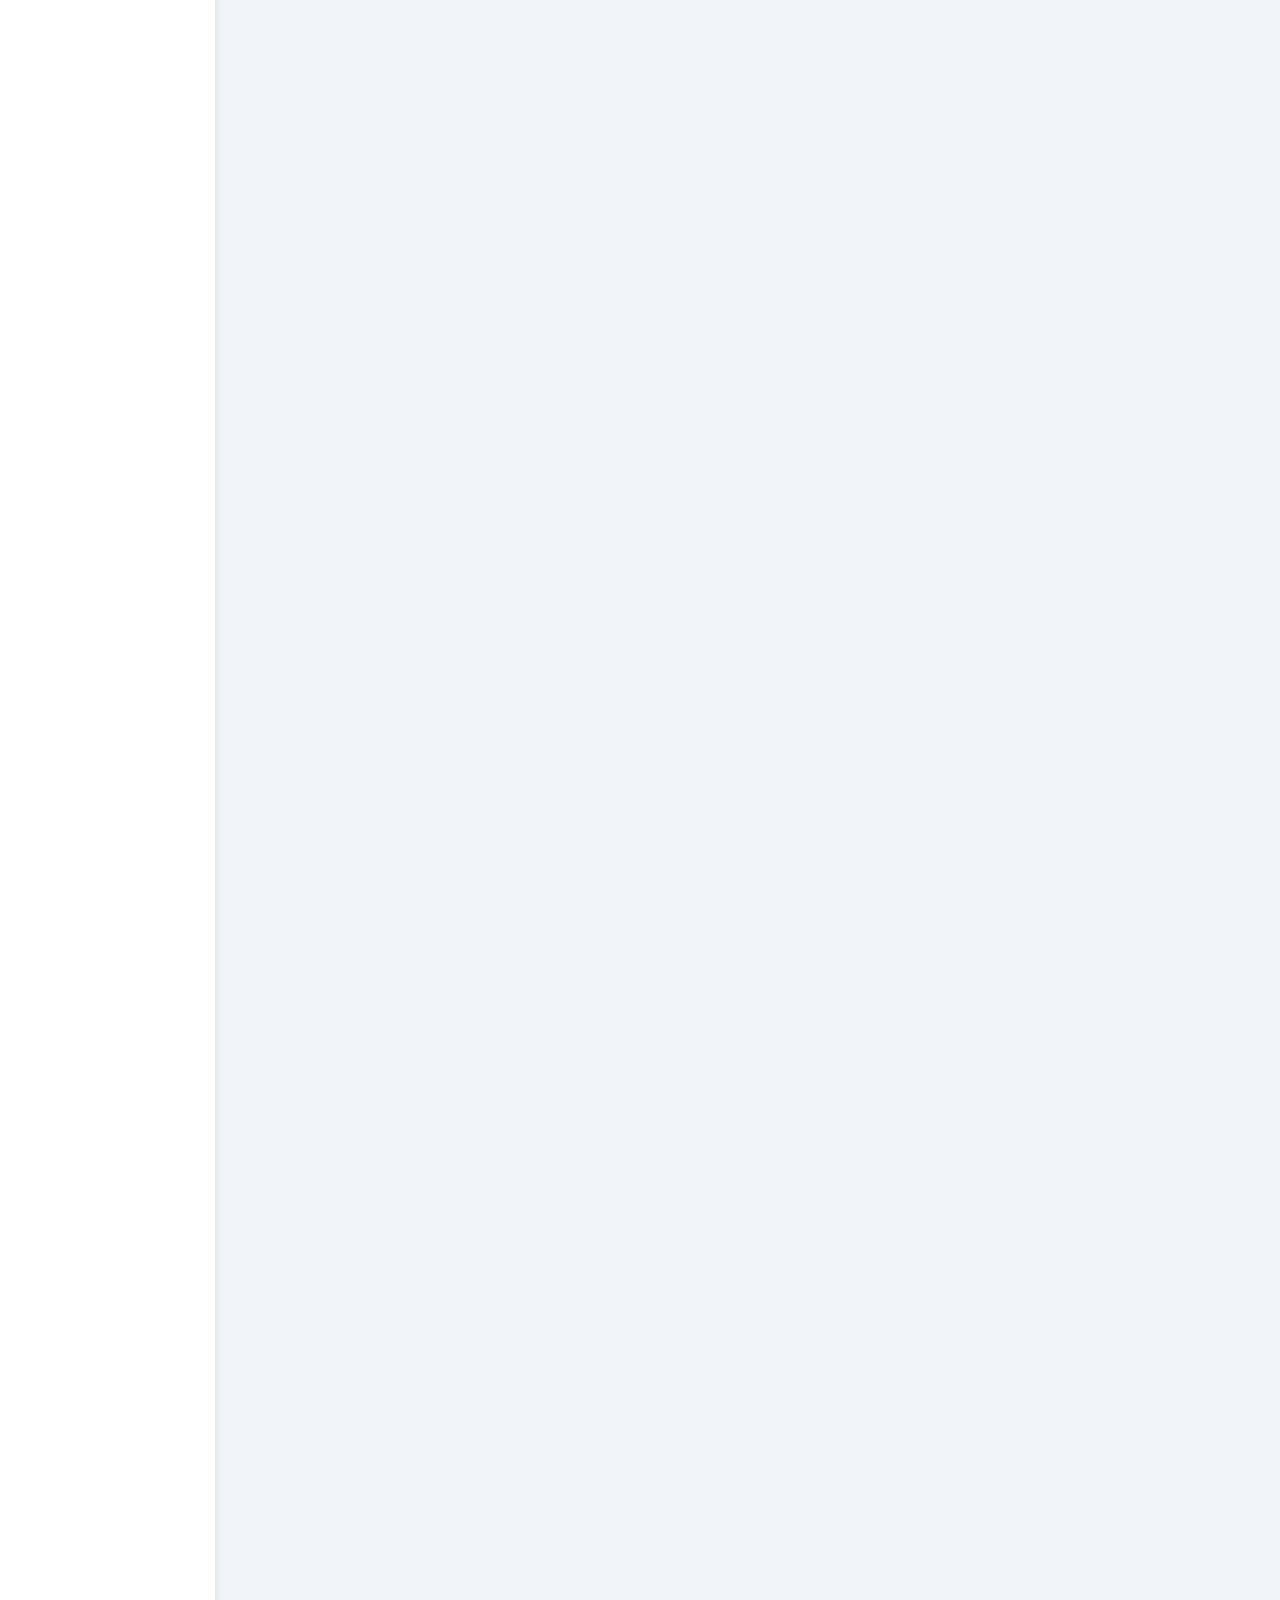
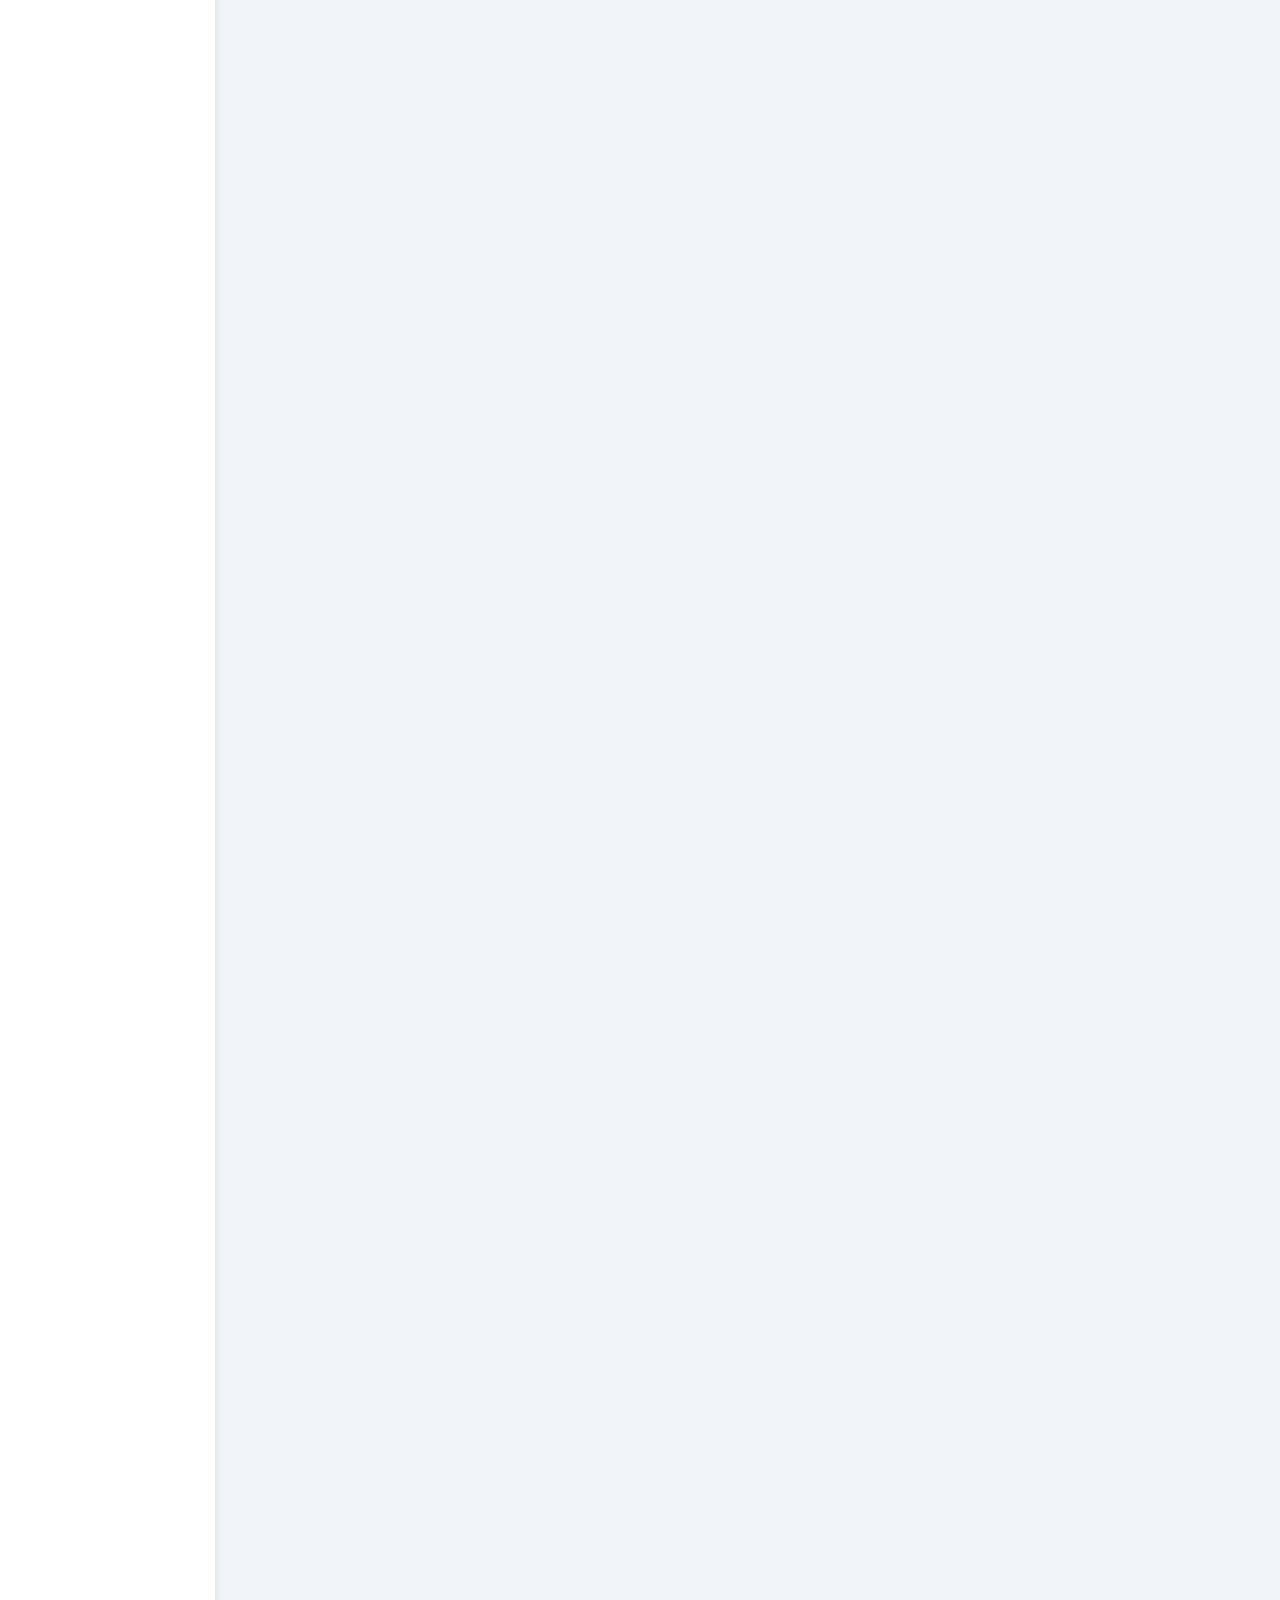
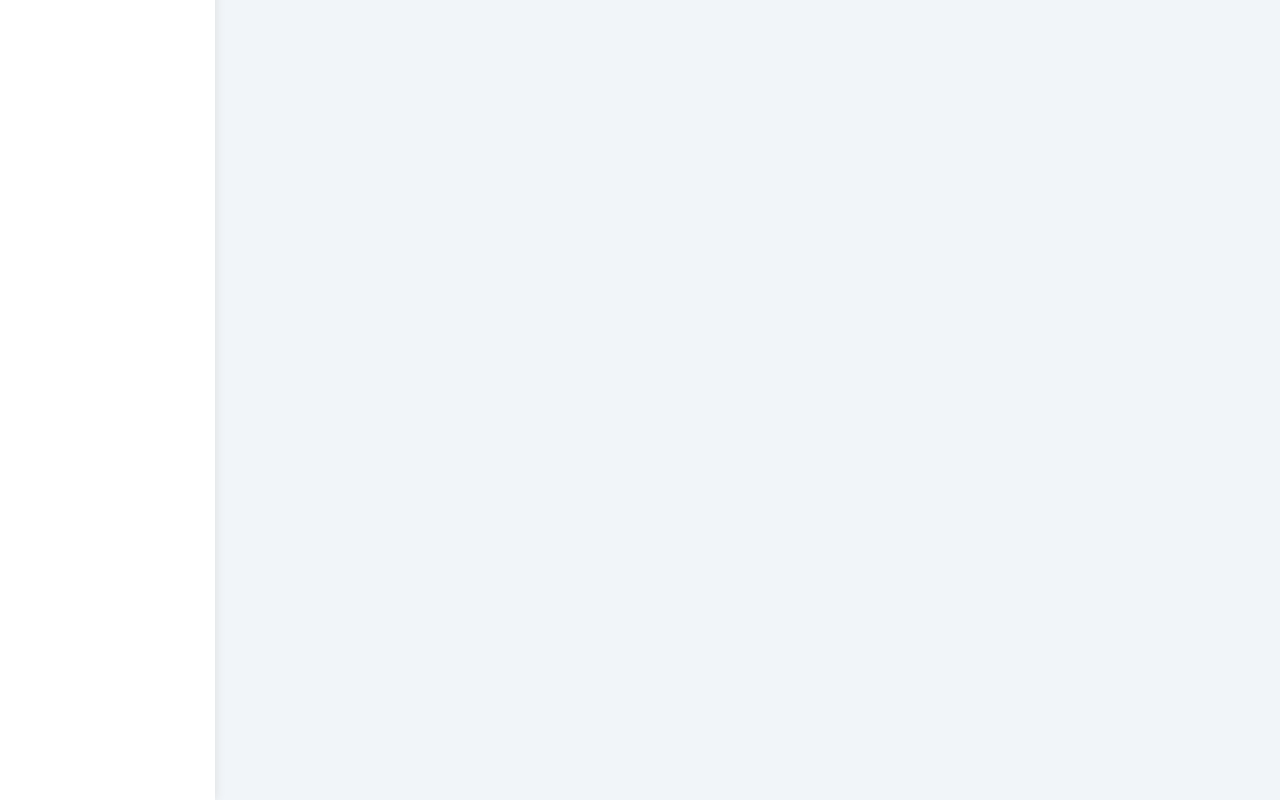
<file: project.html>
<!DOCTYPE html>
<html lang="en">
<head>
    <meta charset="UTF-8">
    <title>Abdo||temblet-4</title>
    <link rel="stylesheet" href="css/all.min.css">
    <link rel="stylesheet" href="css/framework.css">
    <link rel="stylesheet" href="css/temblet-4.css">
</head>
<body> 
    <div class="page d-flex">
        <!-- start sidbar -->
        <div class="sidbar bg-white p-20 p-relative">
            <h3 class="p-relative text-c mt-0 text-capit">abdo</h3>
            <ul>
                <li>
                    <a class="d-flex align-center fs-14 c-black rad-6 p-10" href="mune.html">
                        <i class="far fa-chart-bar fa-fw"></i>
                        <span class="text-capit">dashboard</span>
                    </a>
                </li>
                <li>
                    <a class="d-flex align-center fs-14 c-black rad-6 p-10" href="setting.html">
                        <i class="far fa-gear fa-fw"></i>
                        <span class="text-capit">setting</span>
                    </a>
                </li>
                <li>
                    <a class="d-flex align-center fs-14 c-black rad-6 p-10" href="prifile.html">
                        <i class="far fa-regular fa-user fa-fw"></i>
                        <span class="text-capit">profile</span>
                    </a>
                </li>
                <li>
                    <a class="active d-flex align-center fs-14 c-black rad-6 p-10" href="project.html">
                        <i class="fas fa-project-diagram fa-fw"></i>
                        <span class="text-capit">project</span>
                    </a>
                </li>
                <li>
                    <a class="d-flex align-center fs-14 c-black rad-6 p-10" href="courses.html">
                        <i class="fas fa-graduation-cap fa-fw"></i>
                        <span class="text-capit">courses</span>
                    </a>
                </li>
                <li>
                    <a class="d-flex align-center fs-14 c-black rad-6 p-10" href="friends.html">
                        <i class="far fa-user-circle fa-fw"></i>
                        <span class="text-capit">friends</span>
                    </a>
                </li>
                <li>
                    <a class="d-flex align-center fs-14 c-black rad-6 p-10" href="file.html">
                        <i class="far fa-file fa-fw"></i>
                        <span class="text-capit">file</span>
                    </a>
                </li>
                <li>
                    <a class="d-flex align-center fs-14 c-black rad-6 p-10" href="plans.html">
                        <i class="far fa-fa-credit-card fa-fw"></i>
                        <span class="text-capit">plans</span>
                    </a>
                </li>
            </ul>
        </div>
        <!-- end sidbar -->
        <!-- start content -->
        <div class="content w-full">
            <!-- start head -->
            <div class="head bg-white p-15 between-flex">
                <div class="search p-relative">
                    <input type="search" placeholder="type a keyword" class="p-10 rad-10">
                </div>
                <div class="icon d-flex align-center">
                    <span class="img p-relative">
                        <i class="fas fa-regular fa-bell fa-lg"></i>
                    </span>
                    <img src="image/avatar.png" alt="">
                </div>
            </div>
            <!-- end head -->
            <h1 class="p-relative text-capit">project</h1>
            <!-- start project page -->
            <div class="project-page d-grid gap-20 m-20 text-capit">
                <div class="project list-globle p-relative">
                    <span class="data fs-14 c-grey">11/10/2025</span>
                    <h4 class="m-0 fw-normal">abdo dashboard</h4>
                    <p class="c-grey fs-14 mt-10 mb-10">abdo dashboard project disgn and programing and hosing</p>
                    <div class="team">
                        <a href="#"><img src="image/team-01.png" alt=""></a>
                        <a href="#"><img src="image/team-02.png" alt=""></a>
                        <a href="#"><img src="image/team-03.png" alt=""></a>
                        <a href="#"><img src="image/team-04.png" alt=""></a>
                        <a href="#"><img src="image/team-05.png" alt=""></a>
                    </div>
                    <div class="do d-flex">
                        <span class="fs-13 rad-6 bg-eee">programing</span>
                        <span class="fs-13 rad-6 bg-eee">design</span>
                        <span class="fs-13 rad-6 bg-eee">hosting</span>
                        <span class="fs-13 rad-6 bg-eee">marketing</span>
                    </div>
                    <div class="info between-flex">
                        <div class="prog bg-eee">
                            <span class="bg-red" style="width: 70%;"></span>
                        </div>
                        <div class="fs-14 c-grey">
                            <i class="fas fa-dollar-sign"></i>
                            2500
                        </div>
                    </div>
                </div>
                <div class="project list-globle p-relative">
                    <span class="data fs-14 c-grey">1/10/2025</span>
                    <h4 class="m-0 fw-normal">acadmy portel</h4>
                    <p class="c-grey fs-14 mt-10 mb-10">acadmy portel project disgn and programing and hosing</p>
                    <div class="team">
                        <a href="#"><img src="image/team-03.png" alt=""></a>
                        <a href="#"><img src="image/team-04.png" alt=""></a>
                        <a href="#"><img src="image/team-05.png" alt=""></a>
                    </div>
                    <div class="do d-flex">
                        <span class="fs-13 rad-6 bg-eee">programing</span>
                        <span class="fs-13 rad-6 bg-eee">design</span>
                    </div>
                    <div class="info between-flex">
                        <div class="prog bg-eee">
                            <span class="bg-blue" style="width: 70%;"></span>
                        </div>
                        <div class="fs-14 c-grey">
                            <i class="fas fa-dollar-sign"></i>
                            2000
                        </div>
                    </div>
                </div>
                <div class="project list-globle p-relative">
                    <span class="data fs-14 c-grey">10/1/2025</span>
                    <h4 class="m-0 fw-normal">chating application</h4>
                    <p class="c-grey fs-14 mt-10 mb-10">chating application project programing</p>
                    <div class="team">
                        <a href="#"><img src="image/team-01.png" alt=""></a>
                        <a href="#"><img src="image/team-02.png" alt=""></a>
                    </div>
                    <div class="do d-flex">
                        <span class="fs-13 rad-6 bg-eee">programing</span>
                    </div>
                    <div class="info between-flex">
                        <div class="prog bg-eee">
                            <span class="bg-red" style="width: 70%;"></span>
                        </div>
                        <div class="fs-14 c-grey">
                            <i class="fas fa-dollar-sign"></i>
                            3500
                        </div>
                    </div>
                </div>
                <div class="project list-globle p-relative">
                    <span class="data fs-14 c-grey">2/10/2025</span>
                    <h4 class="m-0 fw-normal">ahmed dashboard</h4>
                    <p class="c-grey fs-14 mt-10 mb-10">ahmed dashboard project disgn and programing and hosing</p>
                    <div class="team">
                        <a href="#"><img src="image/team-01.png" alt=""></a>
                        <a href="#"><img src="image/team-02.png" alt=""></a>
                        <a href="#"><img src="image/team-03.png" alt=""></a>
                        <a href="#"><img src="image/team-04.png" alt=""></a>
                    </div>
                    <div class="do d-flex">
                        <span class="fs-13 rad-6 bg-eee">programing</span>
                        <span class="fs-13 rad-6 bg-eee">design</span>>
                        <span class="fs-13 rad-6 bg-eee">marketing</span>
                    </div>
                    <div class="info between-flex">
                        <div class="prog bg-eee">
                            <span class="bg-red" style="width: 70%;"></span>
                        </div>
                        <div class="fs-14 c-grey">
                            <i class="fas fa-dollar-sign"></i>
                            1500
                        </div>
                    </div>
                </div>
                <div class="project list-globle p-relative">
                    <span class="data fs-14 c-grey">11/10/2025</span>
                    <h4 class="m-0 fw-normal">ahmed portal</h4>
                    <p class="c-grey fs-14 mt-10 mb-10">ahmed portal project disgn and programing and hosing</p>
                    <div class="team">
                        <a href="#"><img src="image/team-03.png" alt=""></a>
                        <a href="#"><img src="image/team-04.png" alt=""></a>
                        <a href="#"><img src="image/team-05.png" alt=""></a>
                    </div>
                    <div class="do d-flex">
                        <span class="fs-13 rad-6 bg-eee">hosting</span>
                        <span class="fs-13 rad-6 bg-eee">marketing</span>
                    </div>
                    <div class="info between-flex">
                        <div class="prog bg-eee">
                            <span class="bg-green" style="width: 70%;"></span>
                        </div>
                        <div class="fs-14 c-grey">
                            <i class="fas fa-dollar-sign"></i>
                            3000
                        </div>
                    </div>
                </div>
                <div class="project list-globle p-relative">
                    <span class="data fs-14 c-grey">2/3/2025</span>
                    <h4 class="m-0 fw-normal">mahmed dashboard</h4>
                    <p class="c-grey fs-14 mt-10 mb-10">mahmed dashboard project disgn and programing and hosing</p>
                    <div class="team">
                        <a href="#"><img src="image/team-03.png" alt=""></a>
                        <a href="#"><img src="image/team-04.png" alt=""></a>
                        <a href="#"><img src="image/team-05.png" alt=""></a>
                    </div>
                    <div class="do d-flex">
                        <span class="fs-13 rad-6 bg-eee">hosting</span>
                        <span class="fs-13 rad-6 bg-eee">marketing</span>
                    </div>
                    <div class="info between-flex">
                        <div class="prog bg-eee">
                            <span class="bg-orange" style="width: 70%;"></span>
                        </div>
                        <div class="fs-14 c-grey">
                            <i class="fas fa-dollar-sign"></i>
                            2000
                        </div>
                    </div>
                </div>
                <div class="project list-globle p-relative">
                    <span class="data fs-14 c-grey">4/5/2025</span>
                    <h4 class="m-0 fw-normal">omar dashboard</h4>
                    <p class="c-grey fs-14 mt-10 mb-10">omar dashboard project disgn</p>
                    <div class="team">
                        <a href="#"><img src="image/team-01.png" alt=""></a>
                    </div>
                    <div class="do d-flex">
                        <span class="fs-13 rad-6 bg-eee">programing</span>
                        <span class="fs-13 rad-6 bg-eee">design</span>
                    </div>
                    <div class="info between-flex">
                        <div class="prog bg-eee">
                            <span class="bg-green" style="width: 70%;"></span>
                        </div>
                        <div class="fs-14 c-grey">
                            <i class="fas fa-dollar-sign"></i>
                            1000
                        </div>
                    </div>
                </div>
                <div class="project list-globle p-relative">
                    <span class="data fs-14 c-grey">6/2/2025</span>
                    <h4 class="m-0 fw-normal">mahmed dashboard</h4>
                    <p class="c-grey fs-14 mt-10 mb-10">mahmed dashboard project disgn and programing and hosing</p>
                    <div class="team">
                        <a href="#"><img src="image/team-01.png" alt=""></a>
                        <a href="#"><img src="image/team-04.png" alt=""></a>
                        <a href="#"><img src="image/team-05.png" alt=""></a>
                    </div>
                    <div class="do d-flex">
                        <span class="fs-13 rad-6 bg-eee">programing</span>
                        <span class="fs-13 rad-6 bg-eee">marketing</span>
                    </div>
                    <div class="info between-flex">
                        <div class="prog bg-eee">
                            <span class="bg-green" style="width: 70%;"></span>
                        </div>
                        <div class="fs-14 c-grey">
                            <i class="fas fa-dollar-sign"></i>
                            2350
                        </div>
                    </div>
                </div>
                <div class="project list-globle p-relative">
                    <span class="data fs-14 c-grey">4/5/2025</span>
                    <h4 class="m-0 fw-normal">zaid dashboard</h4>
                    <p class="c-grey fs-14 mt-10 mb-10">zaid dashboard project disgn and programing and hosing</p>
                    <div class="team">
                        <a href="#"><img src="image/team-04.png" alt=""></a>
                        <a href="#"><img src="image/team-05.png" alt=""></a>
                    </div>
                    <div class="do d-flex">
                        <span class="fs-13 rad-6 bg-eee">programing</span>
                        <span class="fs-13 rad-6 bg-eee">marketing</span>
                    </div>
                    <div class="info between-flex">
                        <div class="prog bg-red">
                            <span class="bg-red" style="width: 70%;"></span>
                        </div>
                        <div class="fs-14 c-grey">
                            <i class="fas fa-dollar-sign"></i>
                            3000
                        </div>
                    </div>
                </div>
            </div>
            <!-- end project page -->
        </div>
    </div>
</body>
</html
</file>
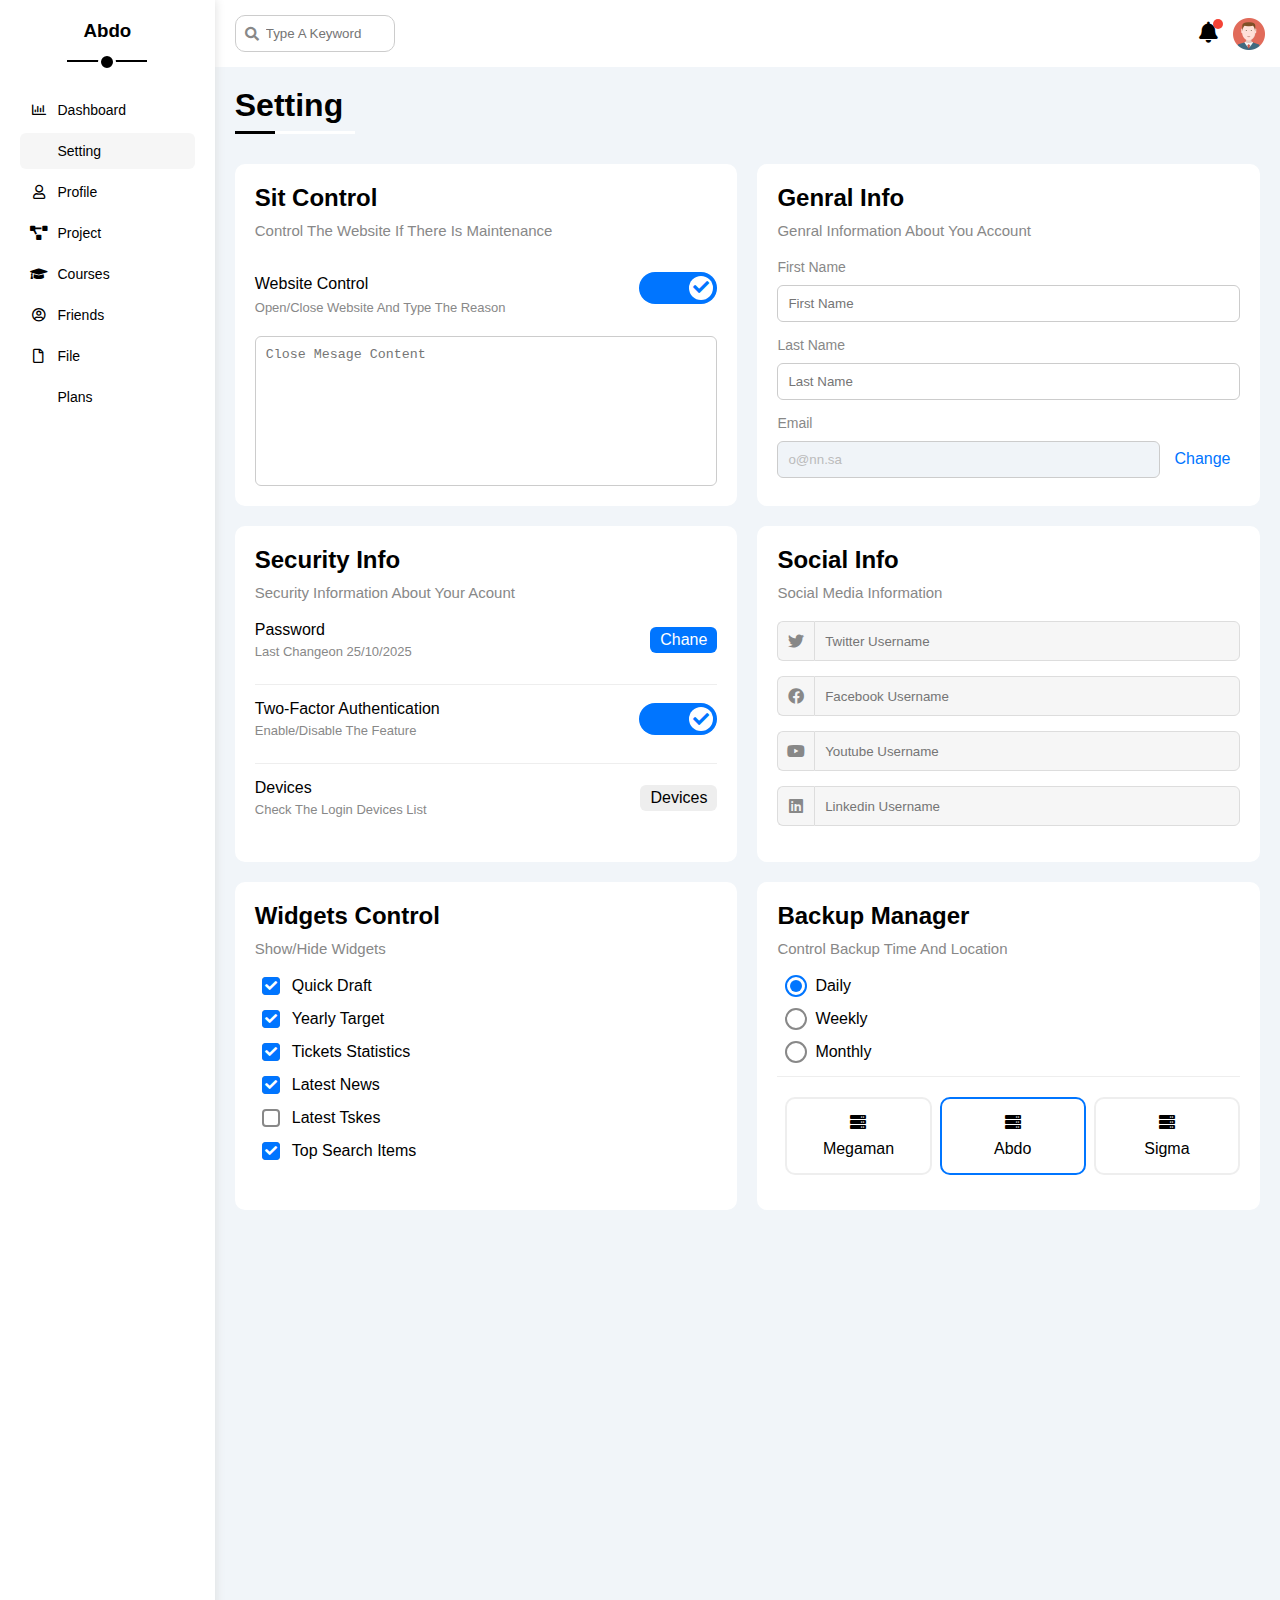
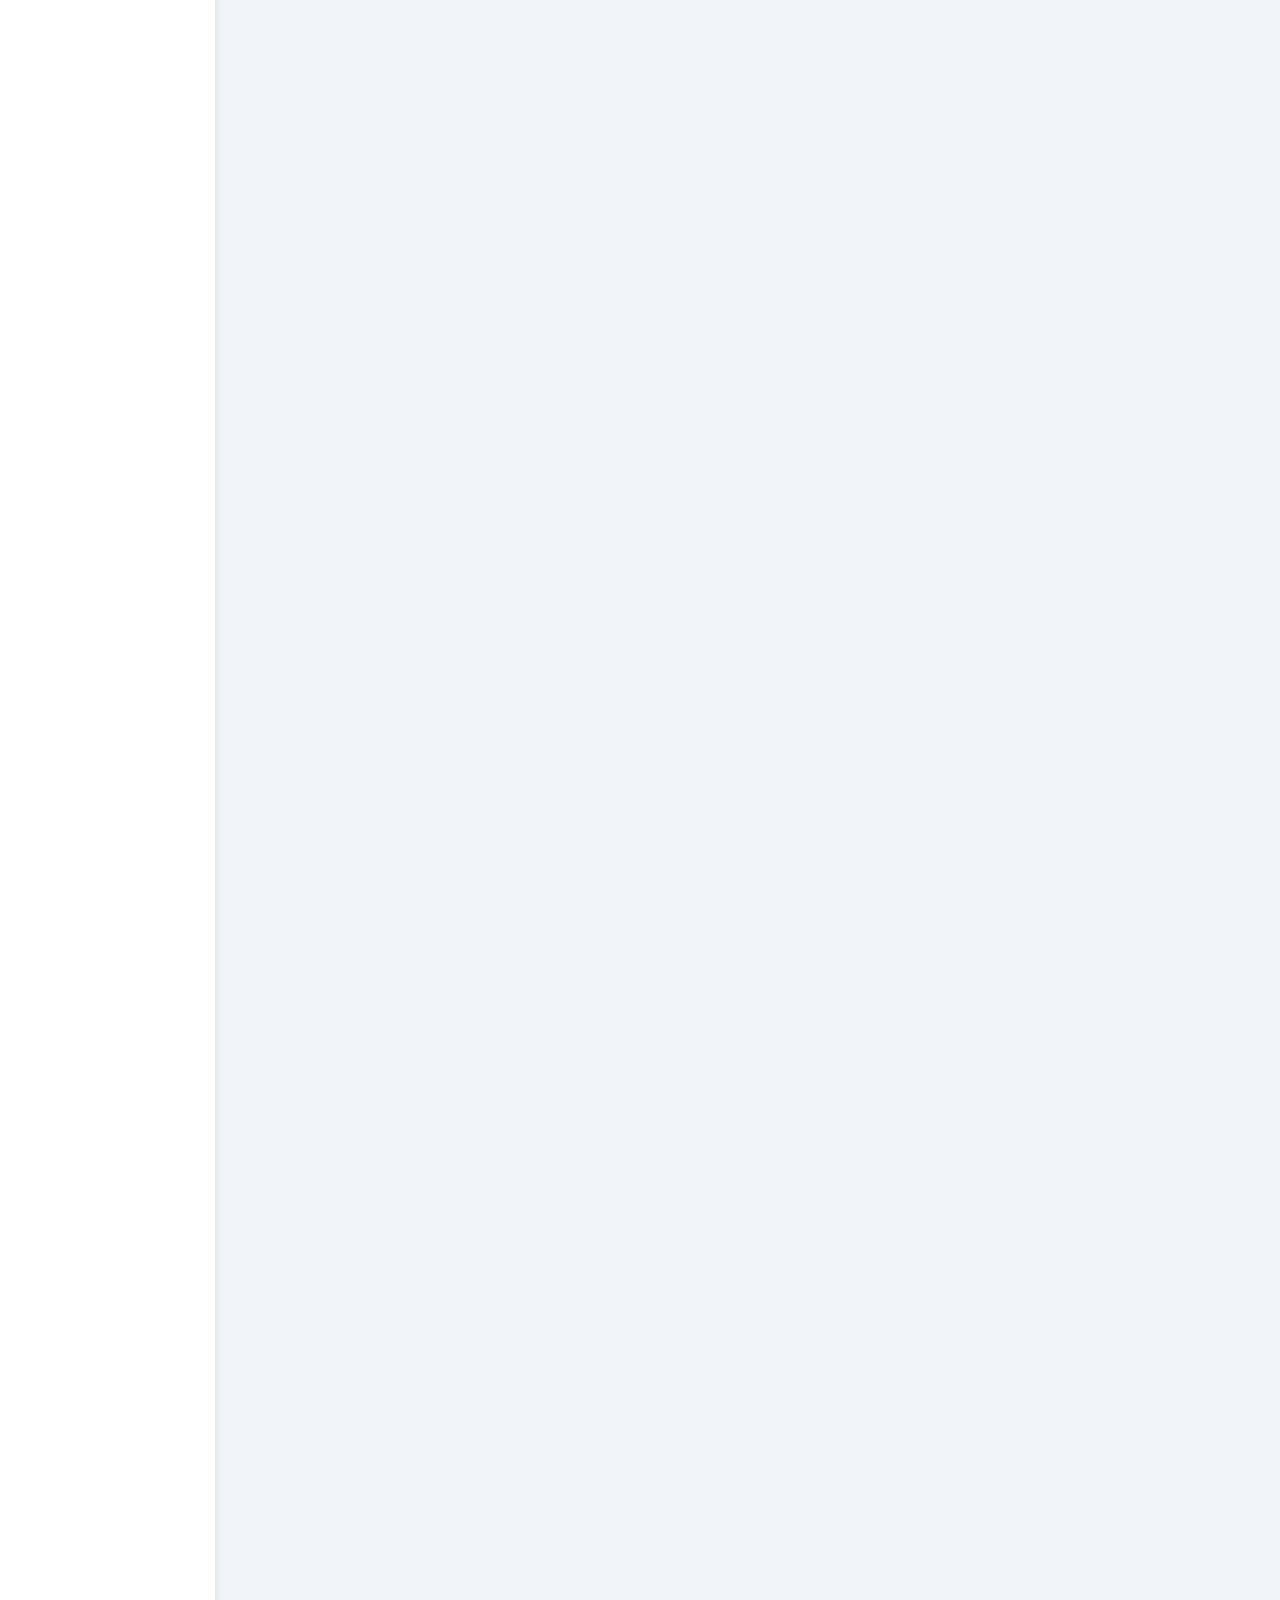
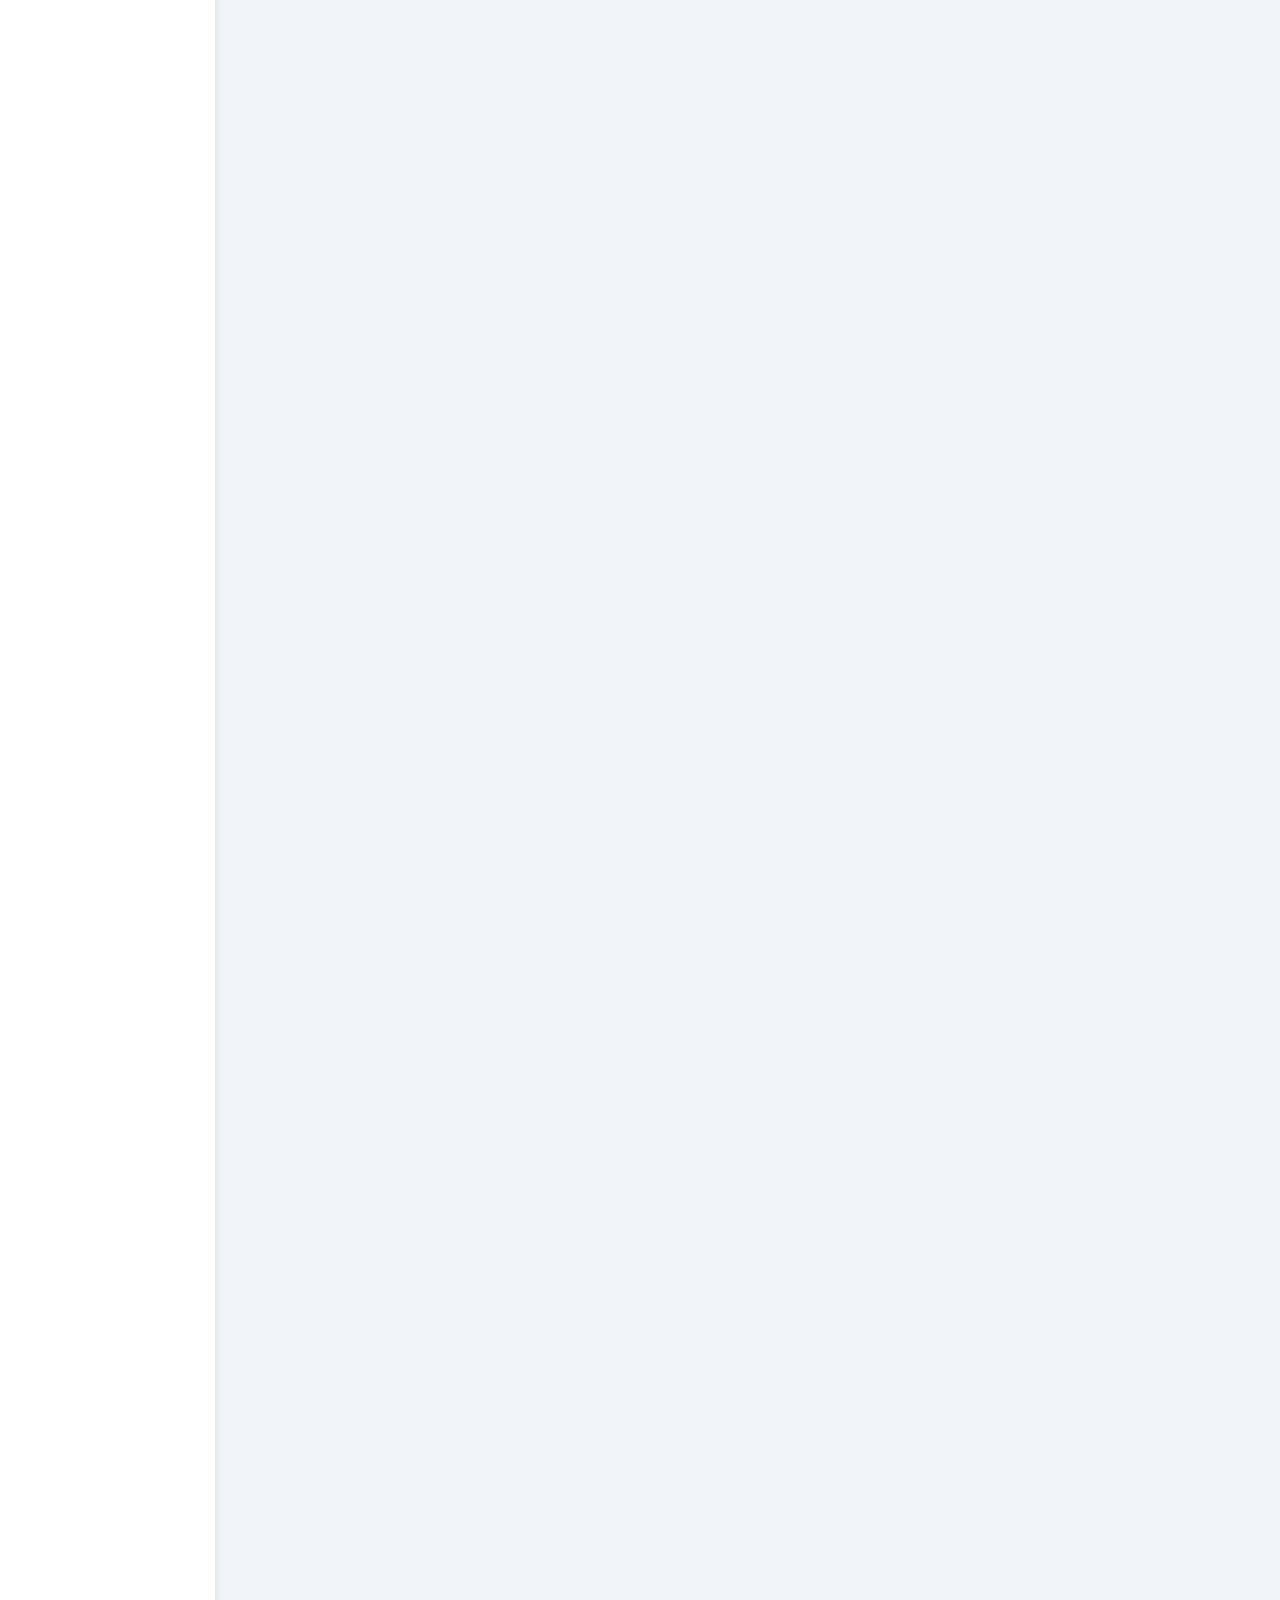
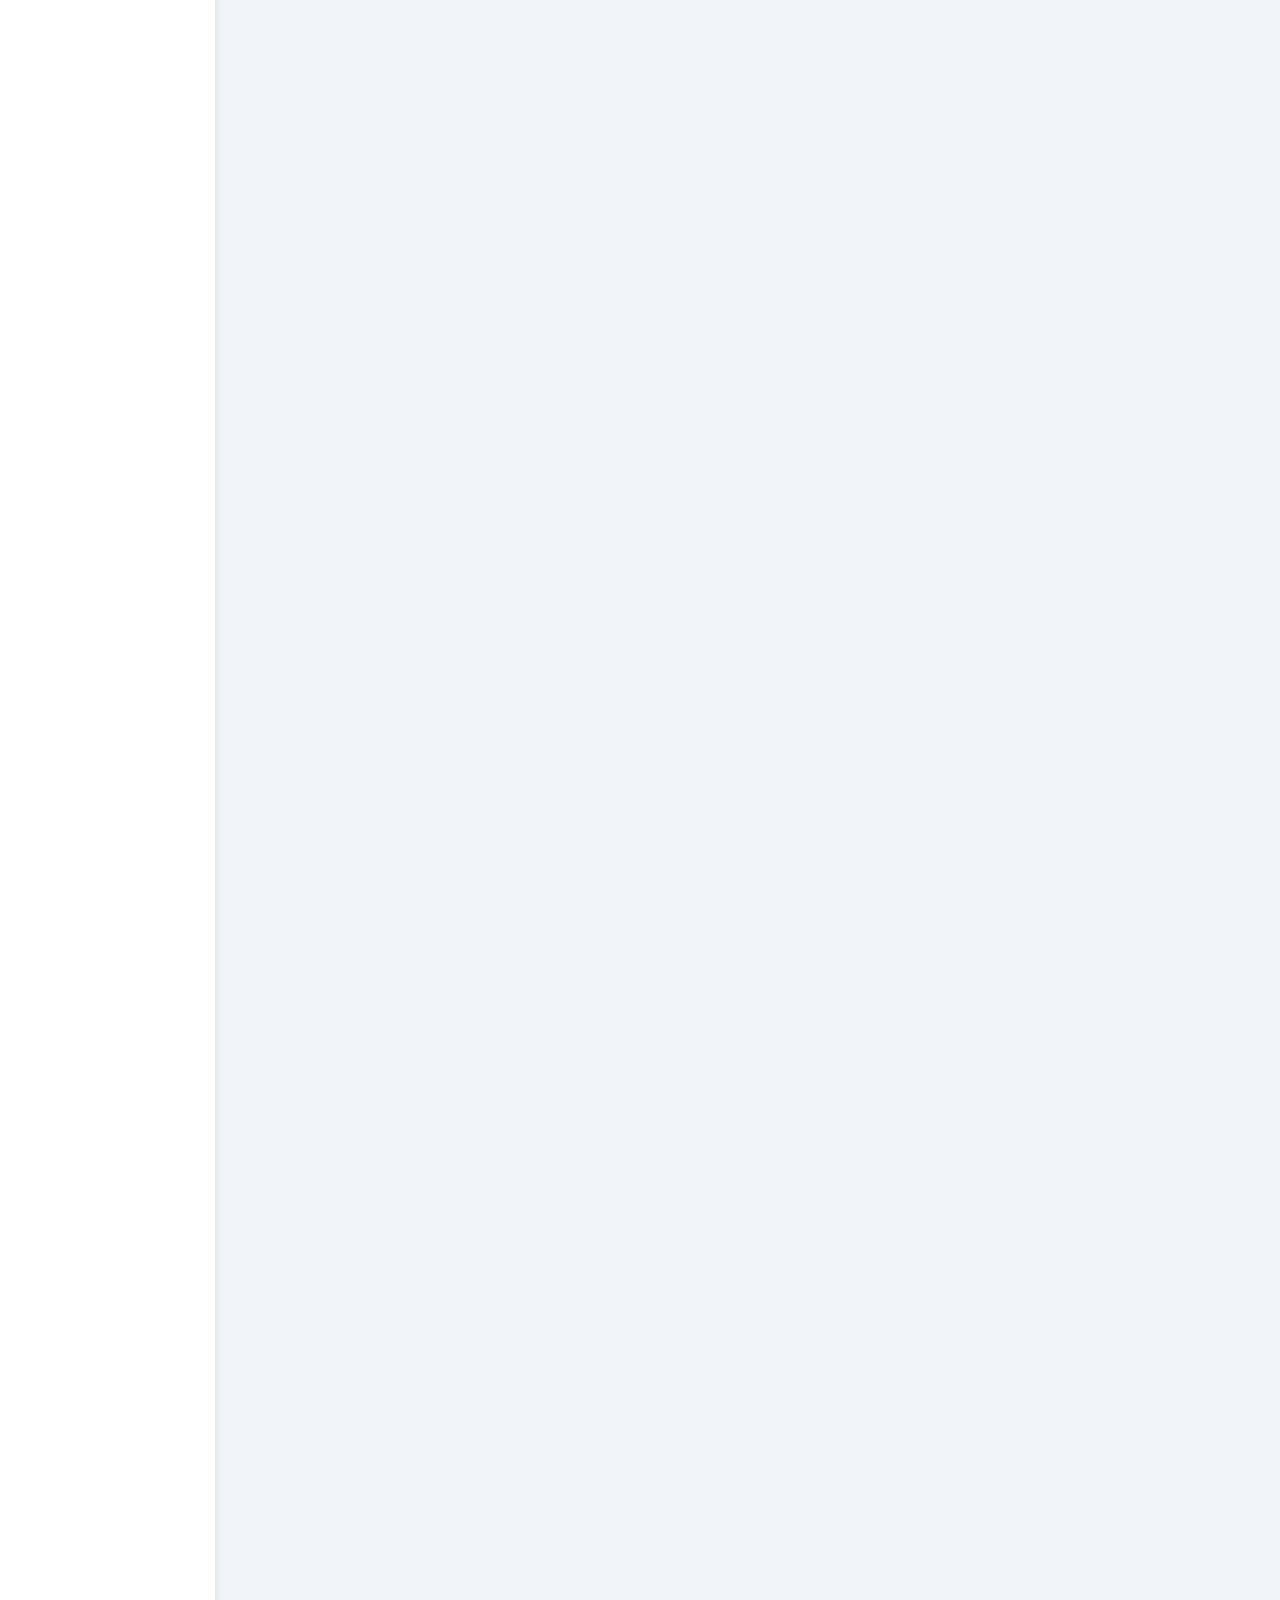
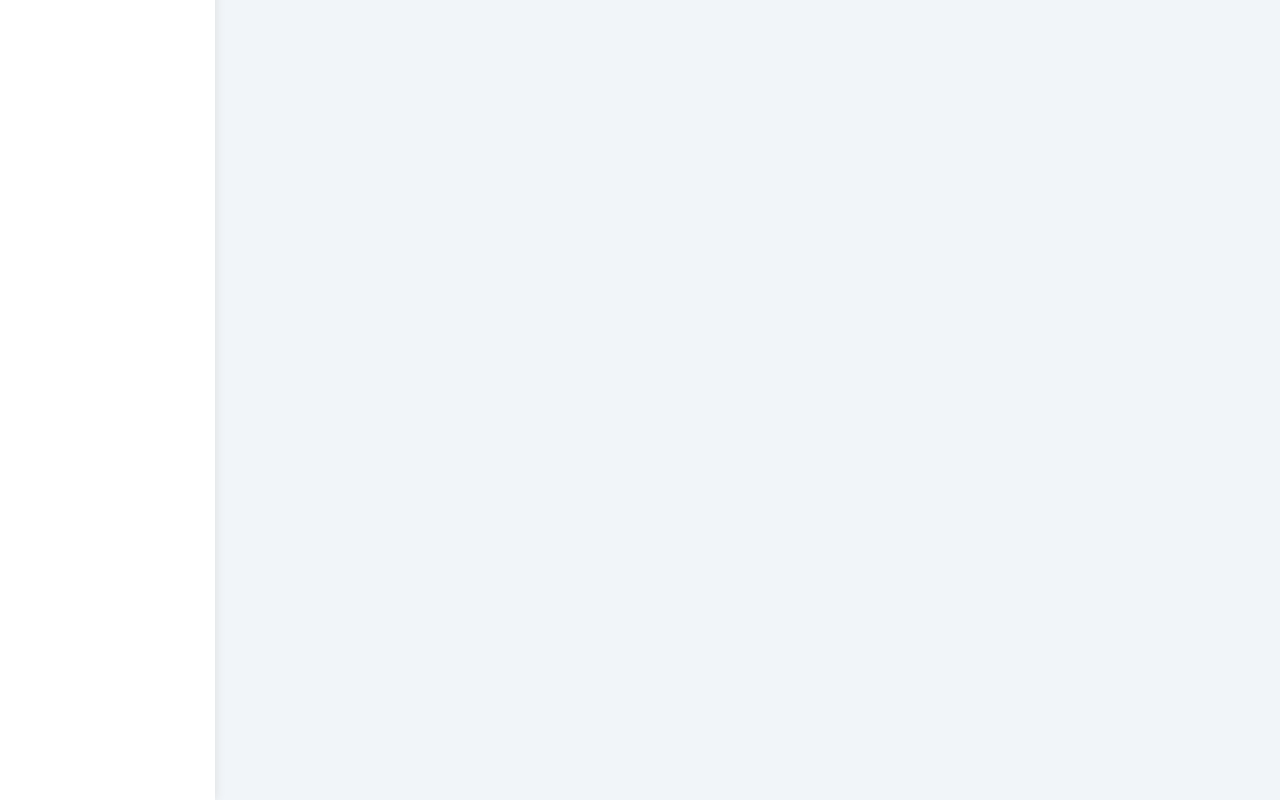
<file: setting.html>
<!DOCTYPE html>
<html lang="en">
<head>
    <meta charset="UTF-8">
    <title>setting</title>
    <link rel="stylesheet" href="css/all.min.css">
    <link rel="stylesheet" href="css/framework.css">
    <link rel="stylesheet" href="css/temblet-4.css">
</head>
<body>
    <div class="page d-flex">
        <!-- start sidbar -->
        <div class="sidbar bg-white p-20 p-relative">
            <h3 class="p-relative text-c mt-0 text-capit">abdo</h3>
            <ul>
                <li>
                    <a class="d-flex align-center fs-14 c-black rad-6 p-10" href="mune.html">
                        <i class="far fa-chart-bar fa-fw"></i>
                        <span class="text-capit">dashboard</span>
                    </a>
                </li>
                <li>
                    <a class="active d-flex align-center fs-14 c-black rad-6 p-10" href="setting.html">
                        <i class="fas fa-gear fa-fw"></i>
                        <span class="text-capit">setting</span>
                    </a>
                </li>
                <li>
                    <a class="d-flex align-center fs-14 c-black rad-6 p-10" href="prifile.html">
                        <i class="far fa-regular fa-user fa-fw"></i>
                        <span class="text-capit">profile</span>
                    </a>
                </li>
                <li>
                    <a class="d-flex align-center fs-14 c-black rad-6 p-10" href="project.html">
                        <i class="fas fa-project-diagram fa-fw"></i>
                        <span class="text-capit">project</span>
                    </a>
                </li>
                <li>
                    <a class="d-flex align-center fs-14 c-black rad-6 p-10" href="courses.html">
                        <i class="fas fa-graduation-cap fa-fw"></i>
                        <span class="text-capit">courses</span>
                    </a>
                </li>
                <li>
                    <a class="d-flex align-center fs-14 c-black rad-6 p-10" href="friends.html">
                        <i class="far fa-user-circle fa-fw"></i>
                        <span class="text-capit">friends</span>
                    </a>
                </li>
                <li>
                    <a class="d-flex align-center fs-14 c-black rad-6 p-10" href="file.html">
                        <i class="far fa-file fa-fw"></i>
                        <span class="text-capit">file</span>
                    </a>
                </li>
                <li>
                    <a class="d-flex align-center fs-14 c-black rad-6 p-10" href="plans.html">
                        <i class="far fa-fa-credit-card fa-fw"></i>
                        <span class="text-capit">plans</span>
                    </a>
                </li>
            </ul>
        </div>
        <!-- end sidbar -->
        <!-- start content -->
        <div class="content w-full">
            <!-- start head -->
            <div class="head bg-white p-15 between-flex">
                <div class="search p-relative">
                    <input type="search" placeholder="type a keyword" class="p-10 rad-10">
                </div>
                <div class="icon d-flex align-center">
                    <span class="img p-relative">
                        <i class="fas fa-regular fa-bell fa-lg"></i>
                    </span>
                    <img src="image/avatar.png" alt="">
                </div>
            </div>
            <!-- end head -->
            <h1 class="p-relative text-capit">setting</h1>
            <div class="setting-page d-grid gap-20 m-20">
                <!-- start setting box -->
                <div class="setting-box list-globle">
                    <h2 class="h2-globele">sit control</h2>
                    <p class="c-grey mt-0 mb-20 text-capit fs-15">control the website if there is maintenance</p>
                    <div class="control mb-15 between-flex">
                        <div class="info">
                            <p class="text-capit mb-5">website control</p>
                            <span class="text-capit mb-0 c-grey fs-13">open/close website and type the reason</span>
                        </div>
                        <label>
                            <input class="check-box" type="checkbox" checked>
                            <div class="switch"></div>
                        </label>
                    </div>
                    <textarea class="mt-20 w-full b-none p-10 rad-6 d-block" placeholder="close mesage content"></textarea>
                </div>
                <!-- end setting box -->
                <!-- start genral info -->
                <div class="genral-info list-globle">
                    <h2 class="h2-globele">genral info</h2>
                    <p class="c-grey mt-0 mb-20 text-capit fs-15">genral information about you account</p>
                    <div class="box mb-15">
                        <label for="first" class="text-capit d-block c-grey fs-14 mb-10">first name</label>
                        <input class="p-10 b-none d-block w-full rad-6 border-ccc" 
                        type="text" 
                        id="first" 
                        placeholder="first name">
                    </div>
                    <div class="box mb-15">
                        <label for="last" class="text-capit d-block c-grey fs-14 mb-10">last name</label>
                        <input class="p-10 b-none d-block w-full rad-6 border-ccc" 
                        type="text" 
                        id="last" 
                        placeholder="last name">
                    </div>
                    <div class="box">
                        <label for="email" class="text-capit d-block c-grey fs-14 mb-10">email</label>
                        <input class="email p-10 b-none mr-10 d-block w-full rad-6 border-ccc" 
                        type="email" 
                        id="email"
                        value="o@nn.sa"
                        disabled/>
                        <a class="c-blue text-capit " href="#">change</a>
                    </div>
                </div>
                <!-- end genral info -->
                <!-- start setting secirity -->
                <div class="setting-security list-globle">
                    <h2 class="h2-globele">security info</h2>
                    <p class="c-grey mt-0 mb-20 text-capit fs-15">security information about your acount</p>
                    <div class="box between-flex mb-15">
                        <div>
                            <span class="text-capit">password</span>
                            <p class="c-grey text-capit mb-0 mt-5 fs-13">last changeon 25/10/2025</p>
                        </div>
                        <a href="#" class="button text-capit btn-shape bg-blue c-white">chane</a>
                    </div>
                    <div class="box between-flex mb-15">
                        <div>
                            <span class="text-capit">two-factor authentication</span>
                            <p class="c-grey text-capit mb-0 mt-5 fs-13">enable/disable the feature</p>
                        </div>
                        <label>
                            <input type="checkbox" class="check-box" checked>
                            <div class="switch"></div>
                        </label>
                    </div>
                    <div class="box between-flex">
                        <div>
                            <span class="text-capit">devices</span>
                            <p class="c-grey text-capit mb-0 mt-5 fs-13">check the login devices list</p>
                        </div>
                        <a href="#" class="text-capit btn-shape bg-eee c-black">devices</a>
                    </div>
                </div>
                <!-- end setting secirity -->
                <!-- start social info -->
                <div class="social-info list-globle">
                    <h2 class="h2-globele">social info</h2>
                    <p class="c-grey mt-0 mb-20 text-capit fs-15">social media information</p>
                    <div class="box d-flex align-center mb-15">
                        <i class="fab fa-twitter c-grey center-flex"></i>
                        <input class="w-full" type="text" placeholder="twitter username">
                    </div>
                    <div class="box d-flex align-center mb-15">
                        <i class="fab fa-facebook c-grey center-flex"></i>
                        <input class="w-full" type="text" placeholder="facebook username">
                    </div>
                    <div class="box d-flex align-center mb-15">
                        <i class="fab fa-youtube c-grey center-flex"></i>
                        <input class="w-full" type="text" placeholder="youtube username">
                    </div>
                    <div class="box d-flex align-center mb-15">
                        <i class="fab fa-linkedin c-grey center-flex"></i>
                        <input class="w-full" type="text" placeholder="linkedin username">
                    </div>
                </div>
                <!-- end social info -->
                <!-- start widget control -->
                <div class="widgets-control list-globle">
                    <h2 class="h2-globele">widgets control</h2>
                    <p class="c-grey mt-0 mb-20 text-capit fs-15">show/Hide widgets</p>
                    <div class="control d-flex align-center mb-15">
                        <input type="checkbox" id="one" checked>
                        <label class="text-capit" for="one">quick draft</label>
                    </div>
                    <div class="control d-flex align-center mb-15">
                        <input type="checkbox" id="two" checked>
                        <label class="text-capit" for="two">yearly target</label>
                    </div>
                    <div class="control d-flex align-center mb-15">
                        <input type="checkbox" id="three" checked>
                        <label class="text-capit" for="three">tickets statistics</label>
                    </div>
                    <div class="control d-flex align-center mb-15">
                        <input type="checkbox" id="four" checked>
                        <label class="text-capit" for="four">latest news</label>
                    </div>
                    <div class="control d-flex align-center mb-15">
                        <input type="checkbox" id="five">
                        <label class="text-capit" for="five">latest tskes</label>
                    </div>
                    <div class="control d-flex align-center mb-15">
                        <input type="checkbox" id="six" checked>
                        <label class="text-capit" for="six">top search items</label>
                    </div>
                </div>
                <!-- end widget control -->
                <!-- start backup manager -->
                <div class="backup-manager list-globle">
                    <h2 class="h2-globele">backup manager</h2>
                    <p class="c-grey mt-0 mb-20 text-capit fs-15">control backup time and location</p>
                    <div class="data d-flex align-center mb-15">
                        <input type="radio" name="time" id="daily" checked>
                        <label class="text-capit" for="daily">daily</label>
                    </div>
                    <div class="data d-flex align-center mb-15">
                        <input type="radio" name="time" id="weekly">
                        <label class="text-capit" for="weekly">weekly</label>
                    </div>
                    <div class="data d-flex align-center mb-15">
                        <input type="radio" name="time" id="monthly">
                        <label class="text-capit" for="monthly">monthly</label>
                    </div>
                    <div class="servers d-flex align-center text-c">
                        <input type="radio" name="servers" id="server-one">
                        <div class="server mb-15 rad-10 w-full">
                            <label class="text-capit d-block m-15" for="server-one">
                                <i class="fas fa-server d-block mb-10"></i>
                                megaman
                            </label>
                        </div>
                        <input type="radio" name="servers" id="server-two" checked>
                        <div class="server mb-15 rad-10 w-full">
                            <label class="text-capit d-block m-15" for="server-two">
                                <i class="fas fa-server d-block mb-10"></i>
                                abdo
                            </label>
                        </div>
                        <input type="radio" name="servers" id="server-three">
                        <div class="server mb-15 rad-10 w-full">
                            <label class="text-capit d-block m-15" for="server-three">
                                <i class="fas fa-server d-block mb-10"></i>
                                sigma
                            </label>
                        </div>
                    </div>
                </div>
                <!-- end backup manager -->
            </div>    
        </div>
</body>
</html>
</file>
<file: css/framework.css>
:root{
    --main-transition: .3s;
    --blou-color: #0075ff;
    --blou-color-alt: #0d69d5;
    --orange-color: #f59e0b;
    --green-color: #22c55e;
    --red-color: #f44336;
    --gray-color: #888;
}
/* start box */
.d-block{
    display: block;
}
.d-flex{
    display: flex;
}
.space-between{
    justify-content: space-between;
}
.f-wrap{
    flex-wrap: wrap;
}
@media (max-width:767px) {
    .block-mopile{
        display: block;
    }
    .hide-mopile{
        display: none;
    }
}
.d-grid{
    display: grid;
}
.gap-20{
    gap: 20px;
}
.align-center{
    align-items: center;
}
@media (max-width:767px) {
    .text-c-mobile{
        text-align: center;
    }
}
/* end box */
/* start padding + margin */
.p-10{
    padding: 10px;
}
.p-15{
    padding: 15px;
}
.pt-10{
    padding-top: 10px;
}
.pt-15{
    padding-top: 15px;
}
.pt-20{
    padding-top: 20px;
}
.pb-10{
    padding-bottom: 10px;
}
.pb-15{
    padding-bottom: 15px;
}
.pb-20{
    padding-bottom: 20px;
}
.pl-15{
    padding-left: 15px;
}
.p-20{
    padding: 20px;
}
.m-0{
    margin: 0;
}
.m-5{
    margin: 5px;
}
.m-10{
    margin: 10px;
}
.m-15{
    margin: 15px;
}
.m-20{
    margin: 20px;
}
.mt-0{
    margin-top: 0;
}
.mt-5{
    margin-top: 5px;
}
.mt-10{
    margin-top: 10px;
}
.mr-10{
    margin-right: 10px;
}
.mr-15{
    margin-right: 15px;
}
.mt-15{
    margin-top: 15px;
}
.mt-20{
    margin-top: 20px;
}
.mt-25{
    margin-top: 25px;
}
.mb-0{
    margin-bottom: 0;
}
.mb-5{
    margin-bottom: 5px;
}
.mb-10{
    margin-bottom: 10px;
}
.mb-15{
    margin-bottom: 15px;
}
.mb-20{
    margin-bottom: 20px;
}
/* end padding + margin */
/* start color */
.bg-white{
    background-color: white;
}
.bg-blue{
    background-color: var(--blou-color);
}
.bg-orange{
    background-color: var(--orange-color);
}
.bg-green{
    background-color: var(--green-color);
}
.bg-red{
    background-color: var(--red-color);
}
.bg-eee{
    background-color: #eee;
}
.c-black{
    color: black;
}
.c-white{
    color: white;
}
.c-blue{
    color: var(--blou-color);
}
.c-orange{
    color: var(--orange-color);
}
.c-green{
    color: var(--green-color);
}
.c-red{
    color: var(--red-color);
}
/* end color */
/* start position */
.p-relative{
    position: relative;
}
.p-absolute{
    position: absolute;
}
.c-grey{
    color: var(--gray-color);
}
/* end position */
/* start font */
.text-c{
    text-align: center;
}
.text-capit{
    text-transform: capitalize;
}
.fw-bold{
    font-weight: bold;
}
.fw-900{
    font-weight: 900;
}
.fw-normal{
    font-weight: normal;
}
.fs-13{
    font-size: 13px;
}
.fs-14{
    font-size: 14px;
}
.fs-15{
    font-size: 15px;
}
.fs-25{
    font-size: 25px;
}
/* end font */
/* start border */
.rad-6{
    border-radius: 6px;
}
.rad-10{
    border-radius: 10px;
}
.rad-half{
    border-radius: 50%;
}
.b-none{
    border: none;
}
.border-ccc{
    border: 1px solid #ccc;
}
.border-eee{
    border: 1px solid #eee;
}
/* end border */
/* start width + haight */
.w-full{
    width: 100%;
}
.w-fit{
    width: fit-content;
}
.h-full{
    height: 100%;
}
.w-100{
    width: 100px;
}
.h-100{
    height: 100px;
}
/* end width + haight */
/* start componat */
.list-globle{
    background-color: white;
    padding: 20px;
    border-radius: 10px;
}
.between-flex{
    display: flex;
    align-items: center;
    justify-content: space-between;
}
.center-flex{
    display: flex;
    align-items: center;
    justify-content: center;
}
.btn-shape{
    padding: 4px 10px;
    border-radius: 6px;
}
.h2-globele{
    text-transform: capitalize;
    margin-top: 0;
    margin-bottom: 10px;
}
/* end componat */
</file>
<file: css/temblet-4.css>
/* start global */
*{
    box-sizing: border-box;
    
}
body{
    margin: 0;
    font-family: sans-serif;
}
*:focus{
    outline: none;
}
a{
    text-decoration: none;
}
ul{
    list-style: none;
    padding: 0;
}
.page{
    background-color: #f1f5f9;
    height: 800vh;
}
:root{
    --main-transition: .3s;
    --blou-color: #0075ff;
    --blou-color-alt: #0d69d5;
    --orange-color: #f59e0b;
    --green-color: #22c55e;
    --red-color: #f44336;
    --gray-color: #888;
}
::placeholder{
    text-transform: capitalize;
}
textarea{
    resize: none;
}
/* end global */
/* start sidbar */
.sidbar{
    width: 250px;
    box-shadow: 0 0 10px #ddd;
}
.sidbar > h3{
    margin-bottom: 50px;
}
.sidbar > h3::before{  
    bottom: -20px;
    width: 80px;
    height: 2px;
}
.sidbar > h3::before,
.sidbar > h3::after{
    content: '';
    position: absolute;
    left: 50%;
    transform: translateX(-50%);
    background-color: black;
}
.sidbar > h3::after{
    width: 12px;
    height: 12px;
    border-radius: 50%;
    bottom: -29px;
    border: 3px solid white;
}
.sidbar ul li a{
    transition: var(--main-transition);
    margin-bottom: 5px;
}
.sidbar ul li a:hover,
.sidbar ul li a.active{
    background-color: #f6f6f6;
}
.sidbar ul li a span{
    font-size: 14px;
    margin-left: 10px;
}
@media (max-width:767px) {
    .sidbar{
        width: 58px;
        padding: 10px;
    }
    .sidbar > h3{
        font-size: 13px;
        margin-bottom: 15px;
    }
    .sidbar > h3::before,
    .sidbar > h3::after{
        display: none;
    }
    .sidbar ul li span{
        display: none;
    }
}
/* end sidbar */
/* start head */
.content{
    overflow: hidden;
}
.head .search::before{
    font-family: "Font Awesome 5 Free";
    content: "\f002";
    font-weight: 900;
    position: absolute;
    left: 15px;
    top: 50%;
    transform: translateY(-50%);
    font-size: 14px;
    color: var(--gray-color);
}
.head .search input{
    border: 1px solid #ccc;
    margin-left: 5px;
    padding-left: 30px;
    width: 160px;
    transition:var(--main-transition);
}
.head .search input:focus{
    width: 200px;
    border-color: #aaa;
}
.head .search input:focus::placeholder{
    opacity: 0;
}
.head .search input::placeholder{
    text-transform: capitalize;
}
.head .icon .img::before{
    content: '';
    position: absolute;
    width: 10px;
    height: 10px;
    background-color: var(--red-color);
    border-radius: 50%;
    right: -5px;
    top: -5px;
}
.head .icon img{
    width: 32px;
    height: 32px;
    margin-left: 15px;
}
.page h1{
    margin: 20px 20px 40px;
    height: fit-content ;
}
.page h1::before,
.page h1::after{
    content: '';
    height: 3px;
    position: absolute;
    bottom: -10px;
    left: 0;
}
.page h1::before{
    background-color: white;
    width: 120px;
}
.page h1::after{
    background-color: black;
    width: 40px;
}
.content .wrapper{
    grid-template-columns: repeat(auto-fill, minmax(450px, auto));
    margin-left: 20px;
    margin-right: 20px;
    margin-bottom: 20px;
}
@media (max-width:767px) {
    .content .wrapper{
        grid-template-columns: minmax(200px , 1fr);
        margin-left: 10px;
        margin-right: 10px;
    }
}
/* end head */
/* start welcome */
.welcome{
    overflow: hidden;
}
.welcome .intro img{
    width: 200px;
    margin-bottom: -10px;
}
.welcome .avatar{
    width: 64px;
    height: 64px;
    border: 2px solid white;
    border-radius: 50%;
    margin-left: 20px;
    margin-top: -32px;
    box-shadow: 0 0 5px white;
    padding: 2px;
}
.welcome .body {
    border-top: 1px solid #eee;
    border-bottom: 1px solid #eee;
}
.welcome .body > div{
    flex: 1;
    text-transform: capitalize;
}
.welcome .visit{
    margin: 0 15px 15px auto;
    transition: var(--main-transition);
}
.welcome .visit:hover{
    background-color: var(--blou-color-alt);
}
@media (max-width:767px) {
    .welcome .intro{
        padding-bottom: 30px;
    }
    .welcome .avatar{
        margin-left: 0;
    }
    .welcome .body > div:not(:last-child){
        margin-bottom: 20px;
    }
}
/* end welcome */
/* start quick */
.quick textarea{
    resize: none;
    min-height: 180px;
}
.quick .save{
    margin-left: auto;
    transition: var(--main-transition);
    cursor: pointer;
}
.quick .save:hover{
    background-color: var(--blou-color-alt);
}
/* end quick */
/* start target */
.target .target-row .icon{
    width: 80px;
    height: 80px;
    margin-right: 15px;
}
.target .target-row .details{
    flex: 1;
}
.target .target-row .details .progress{
    height: 4px;
}
.target .target-row .details .progress > span{
    position: absolute;
    height: 100%;
    top: 0;
    left: 0;
}
.target .target-row .details .progress > span span{
    position: absolute;
    bottom: 16px;
    right: -16px;
    padding: 2px 5px;
    border-radius: 6px;
    color: white;
    font-size: 13px;
}
.target .target-row .details .progress > span span::after{
    content: '';
    position: absolute;
    border-width: 5px;
    border-style: solid;
    bottom: -10px;
    left: 50%;
    transform: translateX(-50%);
}
.target .target-row .details .progress > .blue span::after{
    border-color: var(--blou-color) transparent transparent transparent;
}
.target .target-row .details .progress > .orange span::after{
    border-color: var(--orange-color) transparent transparent transparent;
}
.target .target-row .details .progress > .green span::after{
    border-color: var(--green-color) transparent transparent transparent;
}
.blue .icon,
.blue .progress {
    background-color: rgb(0, 117, 255, 20%);
}
.orange .icon,
.orange .progress {
    background-color: rgb(245, 158, 11, 20%);
}
.green .icon,
.green .progress {
    background-color: rgb(34, 197, 94, 20%);
}
/* end target */
/* start tickets */
.ticket .box{
    border: 1px solid #eee;
    width: calc(50% - 10px);
}
@media (max-width:776px) {
    .ticket .box{
        width: 100%;
    }
}
/* end tickets */
/* start latest news */
.latest-news .news-row:not(:last-of-type){
    margin-bottom: 20px;
    padding-bottom: 20px;
    border-bottom: 1px solid #eee;
}
.latest-news .news-row img{
    width: 100px;
    margin-right: 15px;
    border-radius: 6px;
}
.latest-news .news-row .info{
    flex-grow: 1;
}
.latest-news .news-row .info h3{
    margin: 0 0 6px;
}
@media (max-width:767px) {
    .latest-news .news-row{
        flex-direction: column;
    }
    .latest-news .news-row img{
        margin-bottom: 10px;
    }
}
/* end latest news */
/* start taskes */
.taskes .taske-row:not(:last-of-type){
    margin-bottom: 15px;
    padding-bottom: 15px;
    border-bottom: 1px solid #eee;
}
.taskes .taske-row .info{
    flex-grow: 1;
}
.taskes .done{
    opacity: .3;
}
.taskes .done h3,
.taskes .done p{
    text-decoration: line-through;
}
.taskes .delet{
    cursor: pointer;
    transition: var(--main-transition);
}
.taskes .delet:hover{
    color: var(--red-color);
}
/* end taskes */
/* start latest uploades */
.latest-uploads ul li{
    text-transform: capitalize;
}
.latest-uploads ul li:not(:last-child){
    border-bottom: 1px solid #eee;
    padding-bottom: 20px;
    margin-bottom: 20px;
}
.latest-uploads ul li img{
    width: 40px;
    height: 40px;
}
/* end latest uploades */
/* start last project progress */
.last-project ul::before{
    content: '';
    position: absolute;
    width: 2px;
    height: 100%;
    background-color: var(--blou-color);
    left: 10px;
}
.last-project ul li::before{
    content: ''; 
    width: 20px;
    height: 20px;
    display: block;
    border-radius: 50%;
    border: 2px solid white;
    background-color: white;
    outline: 2px solid var(--blou-color);
    margin-right: 15px;
    z-index: 1;
}
.last-project ul li.done::before{
    content: '';
    background-color: var(--blou-color);
}
.last-project ul li.current::before{
    animation: change-color .8s infinite alternate;
}
.last-project .image{
    position: absolute;
    width: 160px;
    right: 0;
    bottom: 0;
}
/* end last project progress */
/* start riminder */
.riminders ul li .key{
    width: 15px;
    height: 15px;
}
.riminders ul li > .blue{
    border-left: 2px solid var(--blou-color);
}
.riminders ul li > .green{
    border-left: 2px solid var(--green-color);
}
.riminders ul li > .orange{
    border-left: 2px solid var(--orange-color);
}
.riminders ul li > .red{
    border-left: 2px solid var(--red-color);
}
/* end riminder */
/* start latest post */
.latest-post .avatar{
    width: 48px;
    height: 48px;
}
.latest-post .post-content{
    text-transform: capitalize;
    min-height: 160px;
    border-top: 1px solid #eee;
    border-bottom: 1px solid #eee;
    line-height: 1.8;
}
/* end latest post */
/* start social */
.social .box{
    padding-left: 70px;
}
.social .box i{
    position: absolute;
    top: 0;
    left: 0;
    width: 52px;
    transition: var(--main-transition);
}
.social .box i:hover{
    transform: rotate(5deg);
}
.social .twitter{
    background-color: rgba(29, 160, 242, 20%);
    color: #1da1f2;
}
.social .twitter i,
.social .twitter a{
    background-color: #1da1f2;
}
.social .facebook{
    background-color:rgba(24, 118, 242, 20%) ;
    color: #1877f2;
}
.social .facebook i,
.social .facebook a{
    background-color: #1877f2;
}
.social .youtube{
    background-color: rgba(255, 0, 0, 20%);
    color: #ff0000;
}
.social .youtube i,
.social .youtube a{
    background-color: #ff0000;
}
.social .linkedin{
    background-color: rgba(0, 118, 181, 0.200);
    color: #0077b5;
}
.social .linkedin i,
.social .linkedin a{
    background-color: #0077b5;
}
/* end social */
/* start project table */
.project .table{
    overflow-x: auto;
}
.project table{
    min-width: 1000px;
    border-spacing: 0;
}
.project thead td{
    background-color: #eee;
    font-weight: bold;
}
.project table td{
    padding: 15px;
}
.project tbody td{
    border-left: 1px solid #eee;
    border-bottom: 1px solid #eee;
}
.project tbody tr{
    transition: var(--main-transition);
}
.project tbody tr:hover{
    background-color: #faf7f7;
}
.project table tbody tr td:last-child{
    border-right: 1px solid #eee;
}
.project table img{
    width: 32px;
    height: 32px;
    border-radius: 50%;
    background-color: white;
    padding: 2px;
}
.project table img:not(:first-child){
    margin-left: -20px;
}
.project table td .label{
    font-size: 13px;
}
/* end project table */
/* start setting */
.setting-page{
    grid-template-columns: repeat(auto-fill, minmax(500px, 1fr));  
}
@media (max-width:767px) {
    .setting-page{
        grid-template-columns: minmax(100px, 1fr);
        margin-left: 10px;  
        margin-right: 10px;
        gap: 10px;
    }
}
.setting-page textarea{
    border: 1px solid #ccc;
    min-height: 150px;
}
.setting-page .email{
    display: inline-flex;
    width: calc(100% - 80px);
}
/* start setting secirity */
.setting-security .box:not(:last-of-type){
    border-bottom: 1px solid #eee;
}
.setting-security .box{
    padding-bottom: 25px;
}
.setting-security .box .button{
    transition: var(--main-transition);
}
.setting-security .box .button:hover{
    background-color: var(--blou-color-alt);
}
/* end setting secirity */
/* start social info */
.setting-page .social-info .box i{
    width: 40px;
    height: 40px;
    background-color: #f6f6f6;
    border: 1px solid #ddd;
    border-right: none;
    border-radius: 6px 0 0 6px;
    transition: var(--main-transition); 
}
.setting-page .social-info .box input{
    height: 40px;
    border: 1px solid #ddd;
    background-color: #f6f6f6;
    padding-left: 10px;
    border-radius: 0 6px 6px 0;
}
.setting-page .social-info .box:focus-within i{
    color: black;
}
.setting-page :disabled{
    cursor: no-drop;
    background-color: #f0f4f8;
    color: #bbb;
}
/* end social info */
/* start widget control */
.widgets-control .control input[type="checkbox"]{
    -webkit-appearance: none;
    appearance: none;
}
.widgets-control .control label{
    padding-left: 30px;
    cursor: pointer;
    position: relative;
}
.widgets-control .control label::before,
.widgets-control .control label::after{
    content: '';
    position: absolute;
    left: 0;
    top: 50%;
    width: 14px;
    height: 14px;
    margin-top: -9px;
    border-radius: 4px;
    transition: var(--main-transition);
}
.widgets-control .control label::before{
    border: 2px solid var(--gray-color);
}
.widgets-control .control label:hover::before{
    border-color: var(--blou-color);
}
.widgets-control .control label::after{
    font-family: "Font Awesome 5 Free";
    content: '\f00c';
    font-weight: 900;
    background-color: var(--blou-color);
    color: white;
    font-size: 12px;
    width: 18px;
    height: 18px;
    display: flex;
    align-items: center;
    justify-content: center;
    transform: scale(0) rotate(360deg);
}
.widgets-control .control input[type="checkbox"]:checked + label::after{
    transform: scale(1);
}
/* end widget control */
/* start backup manager */
.backup-manager input[type="radio"]{
    -webkit-appearance: none;
    appearance: none;
}
.backup-manager .data label{
    padding-left: 30px;
    cursor: pointer;
    position: relative;
}
.backup-manager .data label::before{
    content: '';
    position: absolute;
    border-radius: 50%;
    border: 2px solid var(--gray-color);
    width: 18px;
    height: 18px;
    left: 0;
    top: 50%;
    transform: translateY(-50%);
}
.backup-manager .data label::after{
    content: '';
    position: absolute;
    left: 5px;
    top: 3px;
    width: 12px;
    height: 12px;
    background-color: var(--blou-color);
    border-radius: 50%;
    transition: var(--main-transition);
    transform: scale(0);
}
.backup-manager .data input[type="radio"]:checked + label::after{
    transform: scale(1);
}
.backup-manager .data input[type="radio"]:checked + label::before{
    border-color: var(--blou-color);
}
.backup-manager .servers{
    border-top: 1px solid #eee;
    padding-top: 20px;
}
@media (max-width:767px) {
    .backup-manager .servers{
        flex-wrap: wrap;
    }
}
.backup-manager .servers .server{
    border: 2px solid #eee;
    transition: var(--main-transition);
}
.backup-manager .servers .server label{
    cursor: pointer;
}
.backup-manager .servers input[type="radio"]:checked + .server{
    border-color: var(--blou-color);
}
/* end backup manager */
/* start setting */
.check-box{
    -webkit-appearance: none;
    appearance: none;
    display: none;
}
.switch{
    background-color: #ccc;
    width: 78px;
    height: 32px;
    border-radius: 16px;
    position: relative;
    transition: var(--main-transition);
    cursor: pointer;
}
.switch::before{
    font-family: "Font Awesome 5 Free";
    content: "\f00d";
    font-weight: 900;
    background-color: white;
    width: 24px;
    height: 24px;
    position: absolute;
    top: 4px;
    left: 4px;
    border-radius: 50%;
    display: flex;
    justify-content: center;
    align-items: center;
    color: #aaa;
    transition: var(--main-transition);
}
.check-box:checked + .switch{
    background-color: var(--blou-color);
}
.check-box:checked + .switch::before{
    content: '\f00c';
    left: 50px;
    color: var(--blou-color);
}
/* end setting */
/* start profile page */
/* start overview */
.profile-page .over-view .img-box{
    width: 300px;
    text-align: center;
    padding: 20px;
}
@media (max-width:767px) {
    .profile-page .over-view{
        flex-direction: column;  
    }
}
@media (min-width:768px) {
    .profile-page .over-view .img-box{
        border-right: 1px solid #eee;  
    }
}
.profile-page .over-view .img-box img{
    width: 120px;
    height: 120px;
}
.profile-page .over-view .img-box .level{
    height: 6px;
    overflow: hidden;
    margin: auto;
    width: 70%;
}
.profile-page .over-view .img-box .level span{
    position: absolute;
    left: 0;
    top: 0;
    height: 100%;
    background-color: var(--blou-color);
    border-radius: 6px;
}
.profile-page .over-view .info-box .box{
    flex-wrap: wrap;
    border-bottom: 1px solid #eee;
    transition: var(--main-transition);
}
.profile-page .over-view .info-box .box:hover{
    background-color: #f9f9f9;
}
.profile-page .over-view .info-box .box > div{
    min-width: 300px;
    padding: 10px 0 0;
}
.profile-page .over-view .info-box .box .switch{
    height: 25px;
    width: 68px;
}
@media (max-width:767px) {
    .profile-page .over-view .info-box .box .switch{
        margin: auto;
    }
}
.profile-page .over-view .info-box .box .switch::before{
    height: 17px;
    width: 17px;
}
.profile-page .check-box:checked + .switch::before{
    left: 47px;
}
@media (max-width:767px) {
    .profile-page .over-view .info-box .box > div{
        min-width: 250px;
    }
}
/* end overview */
/* start other data */
@media (max-width:767px) {
    .profile-page .other-data{
        flex-direction: column;
    }
}
.other-data .skills {
    flex-grow: 1;
}
.other-data .skills ul li{
    padding: 15px 0;
    transition: var(--main-transition);
}
.other-data .skills ul li:hover{
    background-color: #f9f9f9;
}
.other-data .skills ul li:not(:last-child){
    border-bottom: 1px solid #eee;
}
.other-data .skills ul li span{
    display: inline-flex;
    padding: 4px 10px;
    background-color: #eee;
    border-radius: 6px;
    font-size: 14px;
}
.other-data .skills ul li span:not(:last-child){
    margin-right: 5px;
}
.other-data .activites {
    flex-grow: 2;
}
.other-data .activites .box:not(:last-child){
    border-bottom: 1px solid #eee;
    margin-bottom: 20px;
    padding-bottom: 20px;
}
.other-data .activites .box img{
    width: 64px;
    height: 64px;
    
}
@media (min-width:768px) {
    .other-data .activites .box img{
        margin-right: 10px;
    }
}
@media (min-width:768px) {
    .other-data .box .data{
        margin-left: auto;
    }
}
@media (max-width:767px) {
    .other-data .box{
        flex-direction: column;
    }
    .other-data .box img{
        margin-bottom: 15px;
    }
    .other-data .box .data{
        margin-top: 15px;
    }
}
/* end other data */
/* end profile page */
/* start project page */
.project-page{
    grid-template-columns: repeat(auto-fill, minmax(500px, 1fr));
}
@media (max-width:767px) {
    .project-page{
        grid-template-columns: minmax(200px, 1fr);
        margin-left: 10px;
        margin-right: 10px;
        gap: 10px;
    }
}
.project-page .project .data{
    position: absolute;
    right: 10px;
    top: 10px;
}
.project-page .project .team{
    position: relative;
    min-height: 80px;
}
.project-page .project .team a{
    position: absolute;
    left: 0;
    bottom: 0;
}
.project-page .project .team a:nth-child(2){
    left: 25px;
}
.project-page .project .team a:nth-child(3){
    left: 50px;
}
.project-page .project .team a:nth-child(4){
    left: 75px;
}
.project-page .project .team a:nth-child(5){
    left: 100px;
}
.project-page .project .team a:hover{
    z-index: 2;
}
.project-page .project .team a img{
    width: 40px;
    height: 40px;
    border-radius: 50%;
    border: 2px solid white;
}
.project-page .project .do{
    justify-content: flex-end;
    border-top: 1px solid #eee;
    padding-top: 15px;
    margin-top: 15px;
}
.project-page .project .do span{
    padding: 3px 8px;
    margin-left: 5px;
    width: fit-content;
}
@media (max-width:767px) {
    .project-page .project .do{
        flex-direction: column;
    }
    .project-page .project .do span:not(:last-child){
        margin-bottom: 15px;

    }
}
.project-page .project .info{
    border-top: 1px solid #eee;
    padding-top: 15px;
    margin-top: 15px;
}
.project-page .project .info .prog{
    width: 260px;
    height: 8px;
    border-radius: 6px;
    position: relative;
}
.project-page .project .info .prog span{
    position: absolute;
    left: 0;
    top: 0;
    height: 100%;
    border-radius: 6px;
}
@media (max-width:767px) {
    .project-page .project .info{
        flex-direction: column;
    }
    .project-page .project .info .prog{
        margin-bottom: 10px;
    }
}
/* end project page */
/* start courses page */
.courses-page {
    grid-template-columns: repeat(auto-fill, minmax(300px, 1fr));
}
@media (max-width:767px) {
    .courses-page {
        grid-template-columns: minmax(200px, 1fr);
        margin-left: 10px;
        margin-right: 10px;
        gap: 10px;
    }
}
@media (max-width:877px) {
    .courses-page .course .cover{
        width: 100%;
    }
}
.courses-page .course{
    overflow: hidden;
}
.courses-page .course .cover{
    max-width: 100%;
}
.courses-page .course .team{
    position: absolute; 
    width: 64px;
    height: 64px;
    border-radius: 50%;
    top: 20px;
    left: 20px;
    border: 2px solid white;
}
.courses-page .course .info{
    border-top: 1px solid #eee;
}
.courses-page .course .title{
    position: absolute;
    left: 50%;
    top: -13px;
    transform: translateX(-50%);
    font-size: 14px;
    height: 27px;
    transition: var(--main-transition);
}
.courses-page .course .descrip{
    line-height: 1.6;
}
/* end courses page */
/* start friends page */
.friends-page {
    grid-template-columns: repeat(auto-fill, minmax(300px,1fr));
}
@media (max-width:767px) {
    .friends-page {
        grid-template-columns: minmax(200px, 1fr);
        gap: 10px;
        margin-left: 10px;
        margin-right: 10px;
    }   
}
.friends-page .contact{
    position: absolute;
    left: 10px;
    top: 10px;
}
.friends-page .contact i{
    background-color: #eee;
    font-size: 13px;
    color: #666;
    padding: 10px;
    border-radius: 50%;
    cursor: pointer;
    transition: var(--main-transition);
}
.friends-page .contact i:hover{
    background-color: var(--blou-color);
    color: white;
}
.friends-page .friend .icon{
    border-top: 1px solid #eee;
    border-bottom: 1px solid #eee;
    margin: 15px 0;
    padding: 15px 0;
}
.friends-page .friend .icon i{
    margin-right: 5px;
}
.friends-page .friend .icon .vip{
    position: absolute;
    right: 0;
    top: 50%;
    transform: translateY(-50%);
    font-size:40px;
    opacity: .3;
}
/* end friends page */
/* start files page */
.files-page{
    flex-direction: row-reverse;
    align-items: flex-start;
}
@media (max-width:767px) {
    .files-page{
        flex-direction: column;
        align-items: normal;
    }
}
.files-page .file-stats{
    min-width: 260px;
}
.files-page .file-stats .icon{
    margin-right: 10px;
    width: 40px;
    height: 40px;
}
.files-page .file-stats .size{
    margin-left: auto;
}
.files-page .file-stats .blue{
    background-color: rgb(0, 117, 255, 20%);
}
.files-page .file-stats .green{
    background-color: rgb(34, 197, 94, 20%);
}
.files-page .file-stats .red{
    background-color: rgb(244, 67, 54, 20%); 
}
.files-page .file-stats .orange{
    background-color: rgb(245, 158, 11, 20%);
}
.files-page .file-stats .upload{
    margin: 10px auto 0;
    padding: 10px 15px;
    transition: var(--main-transition);
}
.files-page .file-stats .upload:hover{
    background-color: var(--blou-color-alt);
}
.files-page .file-stats .upload:hover i{
    animation: go-up .8s infinite linear;
}
.files-page .file-content{
    flex: 1;
    grid-template-columns: repeat(auto-fill, minmax(200px, 1fr));
}
.files-page .file-content img{
    width: 64px;
    height: 64px;
    transition: var(--main-transition);
}
.files-page .file-content .file:hover img{
    transform: rotate(5deg);
}
.files-page .file-content .file .info{
    border-top: 1px solid #eee;
}
/* end files page */
/* start plans page */
.plans-page {
    grid-template-columns: repeat(auto-fill, minmax(450px, 1fr));
}
@media (max-width:767px) {
    .plans-page{
        grid-template-columns: minmax(250px, 1fr);
        margin-left: 10px;
        margin-right: 10px;
        gap: 10px;
    }
}
.plans-page .plan .top{
    border: 3px solid white;
    outline: 3px solid transparent;
}
.plans-page .plan.green .top{
    outline-color: var(--green-color);
}
.plans-page .plan.blue .top{
    outline-color: var(--blou-color);
}
.plans-page .plan.orange .top{
    outline-color: var(--orange-color);
}
.plans-page .plan .price{
    position: relative;
    font-size: 40px;
    width: fit-content;
    margin: auto;
}
.plans-page .plan .price span{
    position: absolute;
    left: -20px;
    top: 0;
    font-size: 25px;
}
.plans-page .plan ul li{
    padding: 15px 0;
    display: flex;
    align-items: center;
    font-size: 15px;
    border-bottom: 1px solid #eee;
}
.plans-page .plan ul li .yes{
    color: var(--green-color);
}
.plans-page .plan ul li i:not(.yes, .help)::before{
    font-family: "Font Awesome 5 Free";
    content: "\f00d";
}
.plans-page .plan ul li i:not(.yes, .help){
    color: var(--red-color);
}
.plans-page .plan ul li i:first-child{
    margin-right: 5px;
    font-size: 18px;
}
.plans-page .plan ul li i.help{
    color: var(--gray-color);
    margin-left: auto;
    cursor: pointer;
}
/* end plans page */
/* start animation */
@keyframes change-color {
    0%,
    100%{
        background-color: var(--blou-color);
    }
    50%{
        background-color: white;
    }
}
@keyframes go-up {
    0%,
    100%{
        transform: translateY(0);
    }
    50%{
        transform: translateY(-5px);
    }
}
/* end animation */
</file>
